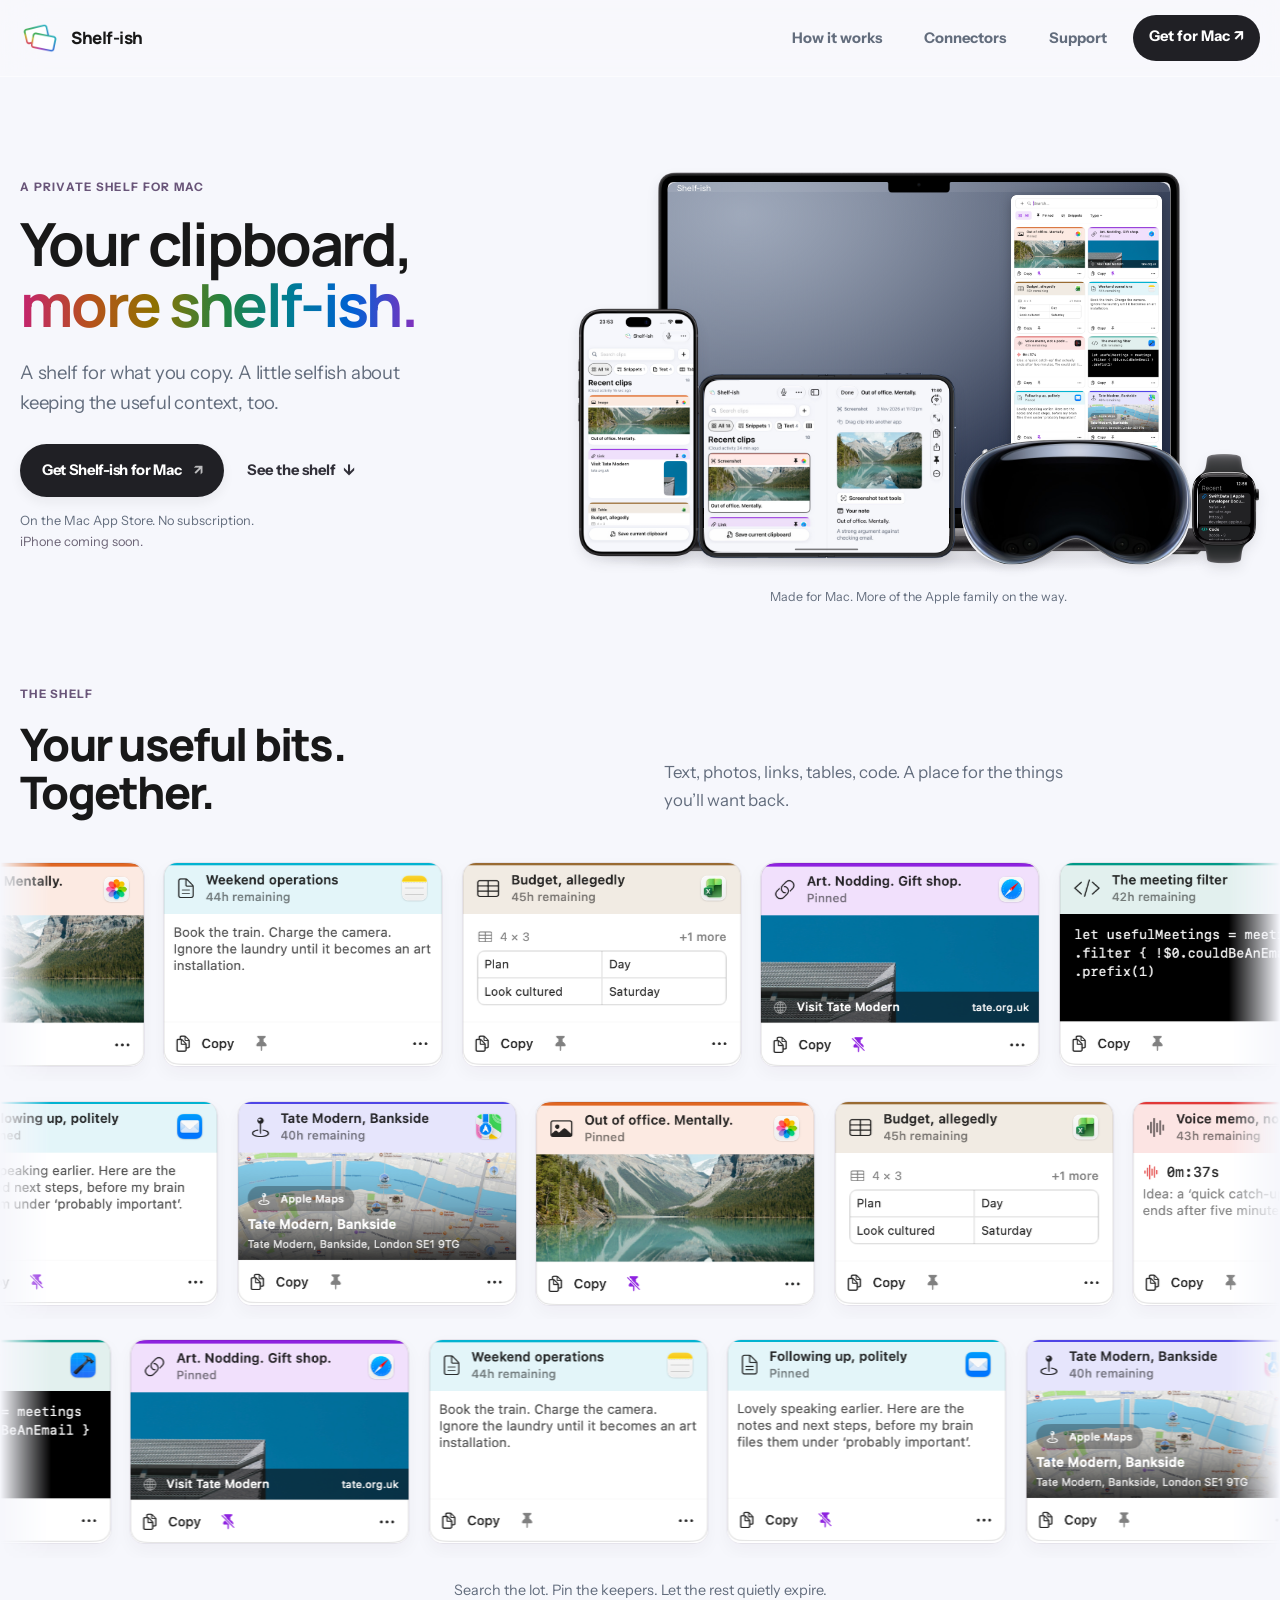
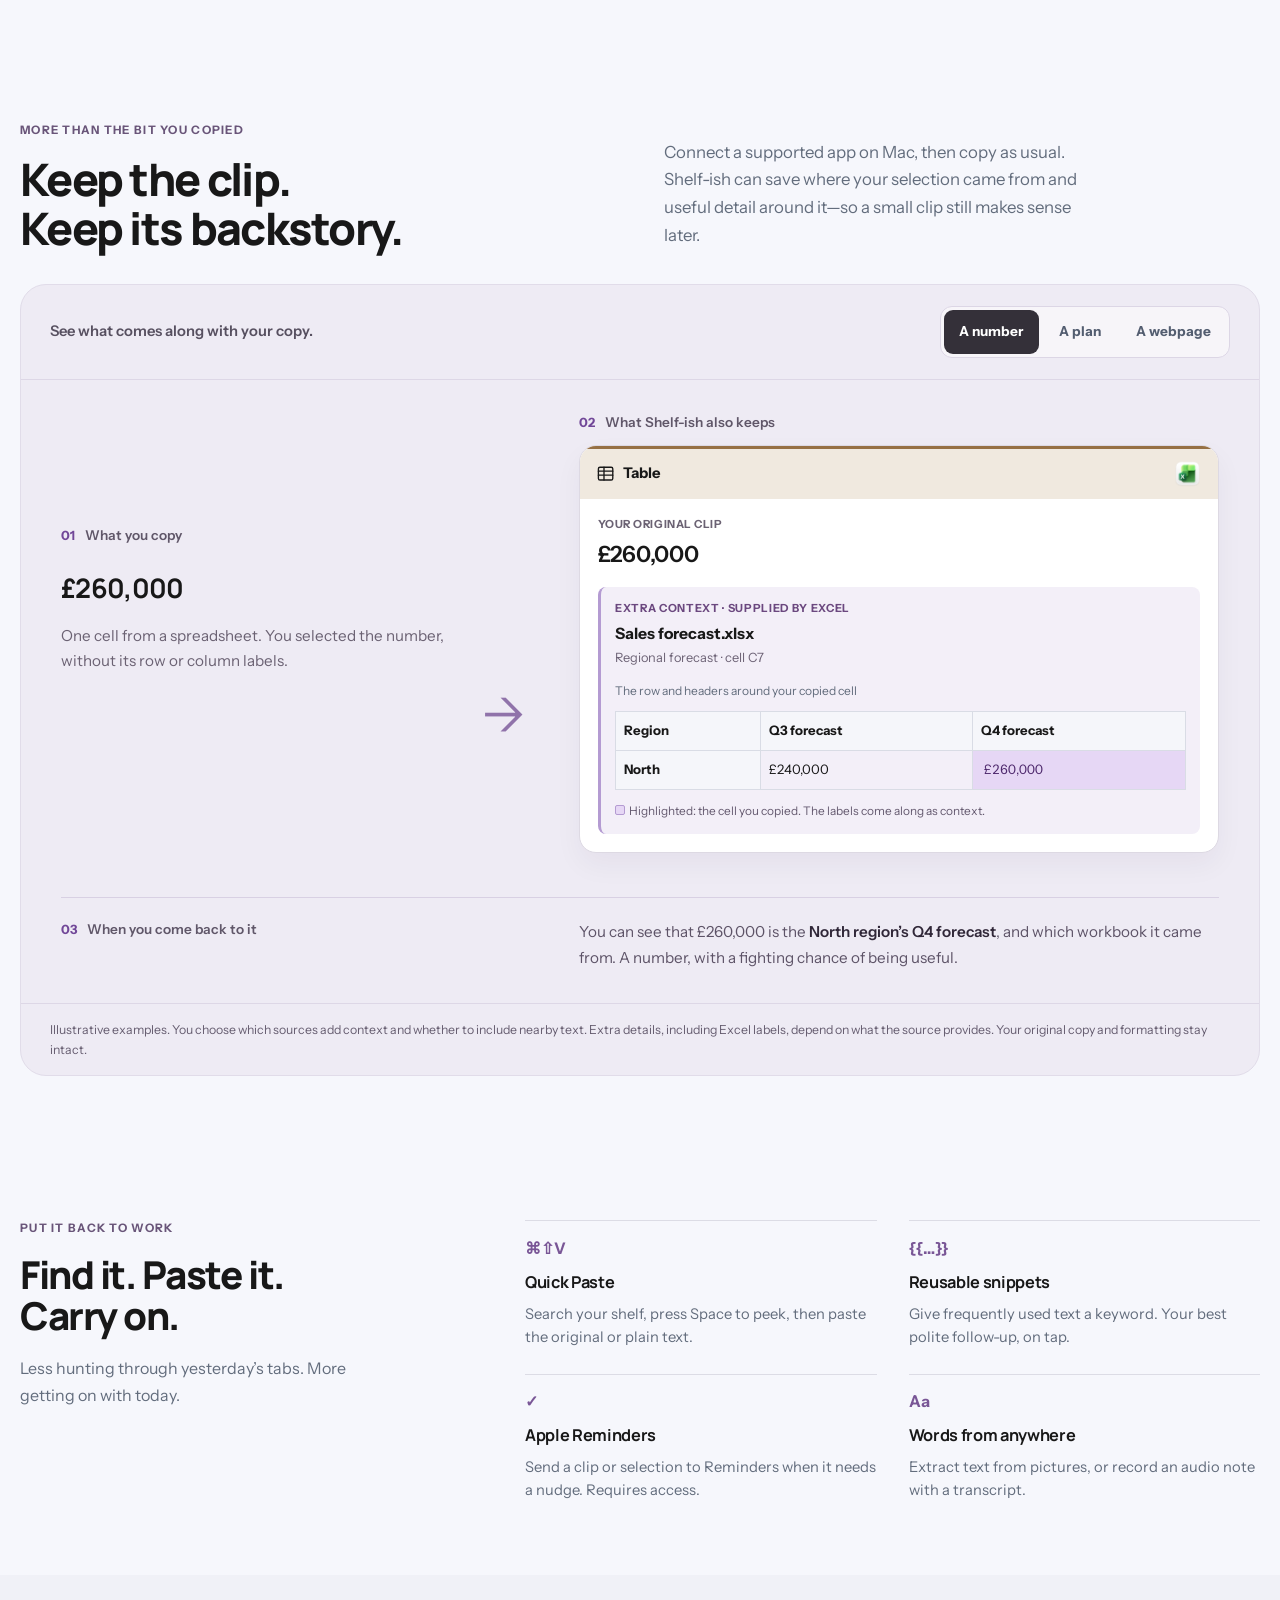
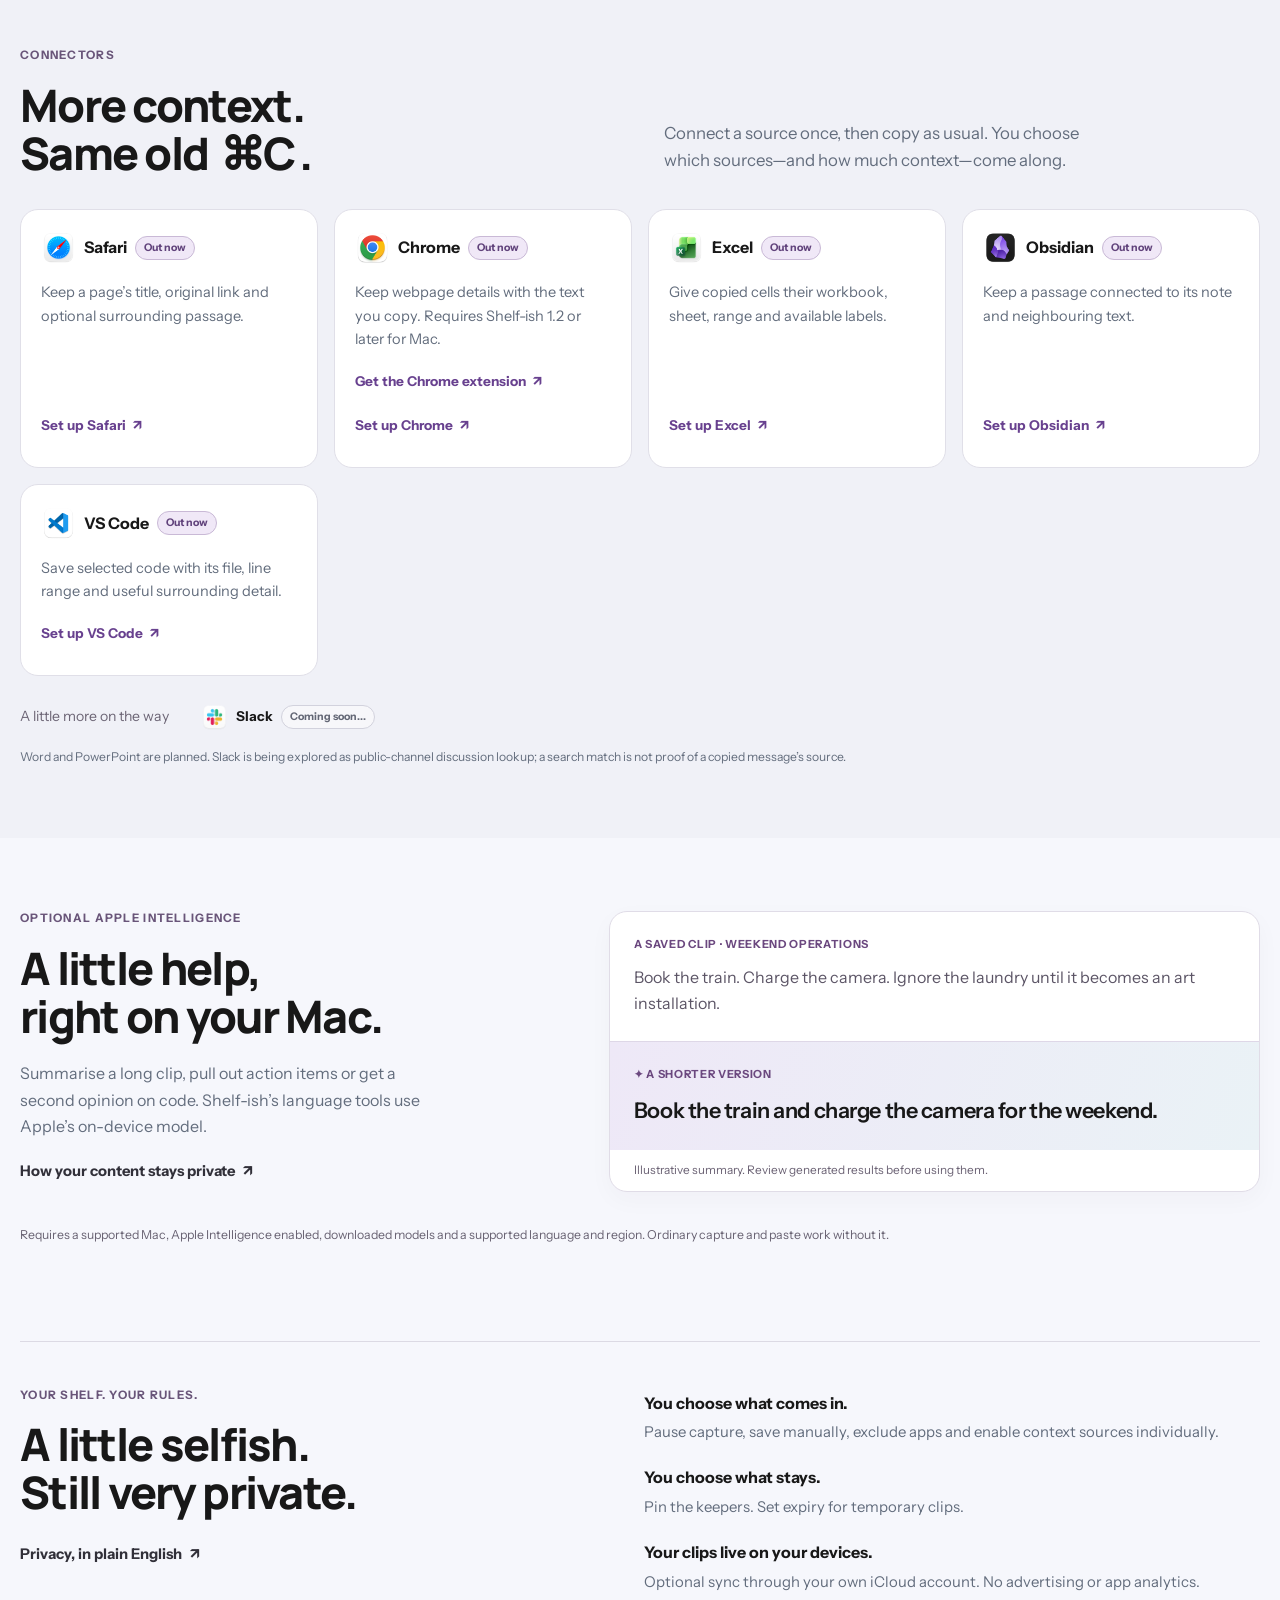
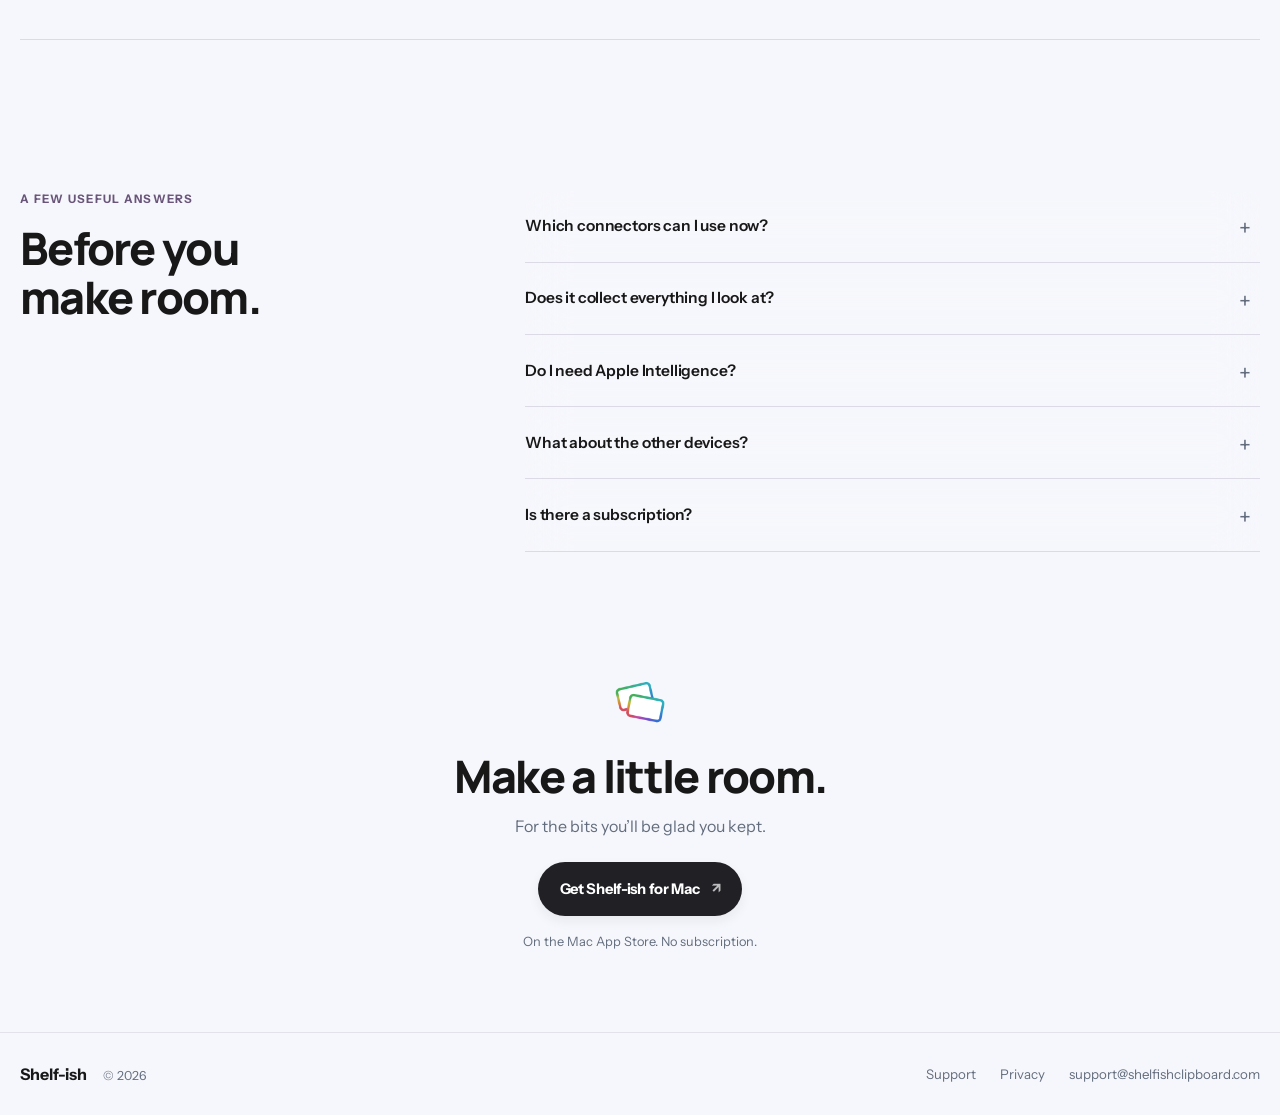
<file: index.html>
<!DOCTYPE html>
<html lang="en-GB">
  <head>
    <meta charset="utf-8">
    <meta name="viewport" content="width=device-width, initial-scale=1">
    <title>Shelf-ish | Your clipboard, more shelf-ish</title>
    <meta
      name="description"
      content="A private shelf for what you copy. Keep useful clips and their context together on your Mac, with optional on-device intelligence. No subscription."
    >
    <meta name="theme-color" content="#fbfcff">
    <link rel="canonical" href="https://shelfishclipboard.com/">
    <meta property="og:title" content="Shelf-ish | Your clipboard, more shelf-ish">
    <meta
      property="og:description"
      content="A private shelf for what you copy. Keep useful clips and their context together on your Mac, with optional on-device intelligence. No subscription."
    >
    <meta property="og:type" content="website">
    <meta property="og:url" content="https://shelfishclipboard.com/">
    <meta
      property="og:image"
      content="https://shelfishclipboard.com/assets/brand/app-icon.png?v=20261029"
    >
    <meta name="twitter:card" content="summary">
    <meta name="twitter:title" content="Shelf-ish | Your clipboard, more shelf-ish">
    <meta
      name="twitter:description"
      content="A private shelf for what you copy. Keep useful clips and their context together on your Mac, with optional on-device intelligence. No subscription."
    >
    <meta
      name="twitter:image"
      content="https://shelfishclipboard.com/assets/brand/app-icon.png?v=20261029"
    >
    <link rel="icon" type="image/png" sizes="32x32" href="assets/brand/favicon-32.png?v=20261029">
    <link rel="apple-touch-icon" href="assets/brand/apple-touch-icon.png?v=20261029">
    <link rel="manifest" href="site.webmanifest?v=20261029">
    <link rel="preconnect" href="https://fonts.googleapis.com">
    <link rel="preconnect" href="https://fonts.gstatic.com" crossorigin>
    <link
      href="https://fonts.googleapis.com/css2?family=Instrument+Sans:wght@400;500;600;700;800&amp;family=Manrope:wght@600;700;800&amp;display=swap"
      rel="stylesheet"
    >
    <link rel="stylesheet" href="styles.css?v=20261104-connector-privacy">
    <script src="script.js?v=20261104-cards-context" defer></script>
  </head>
  <body class="home">
    <a class="skip-link" href="#content">Skip to content</a>
    <div class="page-shell">
      <header class="site-header">
        <div class="container site-header__inner">
          <a class="brand" href="index.html" aria-label="Shelf-ish home page"><img class="brand__mark" src="assets/brand/shelf-logo.png?v=20261029" width="48" height="48" alt=""><span class="brand__name">Shelf-ish</span></a>
          <nav class="site-nav" aria-label="Primary">
            <a href="#context">How it works</a><a href="#connectors">Connectors</a><a href="support.html">Support</a><a class="nav-download" href="https://apps.apple.com/gb/app/shelf-ish/id6759488585?mt=12">Get for Mac <span aria-hidden="true">↗</span></a>
          </nav>
        </div>
      </header>

      <main class="main" id="content">
        <section class="hero section">
          <div class="container hero-home__grid">
            <div class="hero-copy">
              <p class="kicker">A private shelf for Mac</p>
              <h1 class="display">Your clipboard,<br><span class="gradient-text">more shelf-ish.</span></h1>
              <p class="lede">A shelf for what you copy. A little selfish about keeping the useful context, too.</p>
              <div class="hero__actions"><a class="button button--primary" href="https://apps.apple.com/gb/app/shelf-ish/id6759488585?mt=12">Get Shelf-ish for Mac <span aria-hidden="true">↗</span></a><a class="quiet-link" href="#screenshots">See the shelf <span aria-hidden="true">↓</span></a></div>
              <p class="action-note">On the Mac App Store. No subscription.<br><span>iPhone coming soon.</span></p>
            </div>
            <figure class="family-promo">
              <div class="real-device-family" role="img" aria-label="Shelf-ish on Mac, with iPhone and Duo on the left, Apple Watch and Vision Pro on the right. The Mac app is available now; the wider device family previews what is on the way.">
                <div class="real-device real-device--mac"><div class="real-device__screen real-device__screen--mac"><div class="real-device__mac-menu">Shelf-ish</div><div class="real-device__mac-app"><img src="assets/previews/mac-showcase-app.webp" width="997" height="2025" alt="Mac shelf showing photographs, text, tables and code"></div></div><img class="real-device__bezel" src="assets/devices/macbook-pro-m5-14-space-black.png" width="3860" height="2540" alt="" fetchpriority="high"></div>
                <div class="real-device real-device--duo"><div class="real-device__screen real-device__screen--duo"><img src="assets/previews/duo-showcase-web.webp" width="1280" height="900" alt="iPhone Duo shelf and clip preview"></div><img class="real-device__bezel" src="assets/devices/iphone-duo-night-sky-open.png" width="3093" height="2247" alt=""></div>
                <div class="real-device real-device--iphone"><div class="real-device__screen real-device__screen--iphone"><img src="assets/previews/iphone-showcase-web.webp" width="1206" height="2622" alt="iPhone shelf"></div><img class="real-device__bezel" src="assets/devices/iphone-18-pro-black.png" width="1350" height="2760" alt=""></div>
                <div class="real-device--vision"><img src="assets/devices/apple-vision-pro-cutout.svg" width="560" height="305" alt="Apple Vision Pro"></div>
                <div class="real-device real-device--watch"><div class="real-device__screen real-device__screen--watch"><img src="assets/previews/watch-showcase-web.webp" width="1509" height="1800" alt="Apple Watch recent clips"></div><img class="real-device__bezel" src="assets/devices/apple-watch-series-11-46-black.png" width="560" height="880" alt=""></div>
              </div>
              <figcaption>Made for Mac. More of the Apple family on the way.</figcaption>
            </figure>
          </div>
        </section>

        <section class="section shelf-showcase" id="screenshots" aria-labelledby="shelf-heading">
          <div class="container">
            <div class="section-heading section-heading--split"><div><p class="kicker">The shelf</p><h2 id="shelf-heading">Your useful bits.<br>Together.</h2></div><p class="muted">Text, photos, links, tables, code. A place for the things you’ll want back.</p></div>
            <div class="card-lanes" data-card-lanes aria-label="Real clips in Shelf-ish">
              <div class="card-lane" data-lane-shift="-150">
                <div class="card-lane__track">
                  <figure class="card-capture"><img src="assets/cards/mac-image.webp" width="466" height="341" alt="Image clip: Out of office. Mentally. A mountain lake photograph from Photos." loading="lazy" decoding="async"></figure>
                  <figure class="card-capture"><img src="assets/cards/mac-text.webp" width="466" height="341" alt="Text clip: Weekend operations. A note about trains, cameras and avoiding the laundry." loading="lazy" decoding="async"></figure>
                  <figure class="card-capture"><img src="assets/cards/mac-table.webp" width="466" height="341" alt="Table clip: Budget, allegedly. A small table from Excel." loading="lazy" decoding="async"></figure>
                  <figure class="card-capture"><img src="assets/cards/mac-link.webp" width="466" height="341" alt="Link clip: Art. Nodding. Gift shop. A Tate Modern preview from Safari." loading="lazy" decoding="async"></figure>
                  <figure class="card-capture"><img src="assets/cards/mac-code.webp" width="466" height="341" alt="Code clip: The meeting filter. A Swift snippet from Xcode." loading="lazy" decoding="async"></figure>
                  <figure class="card-capture" aria-hidden="true"><img src="assets/cards/mac-image.webp" width="466" height="341" alt="" loading="lazy" decoding="async"></figure>
                  <figure class="card-capture" aria-hidden="true"><img src="assets/cards/mac-text.webp" width="466" height="341" alt="" loading="lazy" decoding="async"></figure>
                  <figure class="card-capture" aria-hidden="true"><img src="assets/cards/mac-table.webp" width="466" height="341" alt="" loading="lazy" decoding="async"></figure>
                  <figure class="card-capture" aria-hidden="true"><img src="assets/cards/mac-link.webp" width="466" height="341" alt="" loading="lazy" decoding="async"></figure>
                  <figure class="card-capture" aria-hidden="true"><img src="assets/cards/mac-code.webp" width="466" height="341" alt="" loading="lazy" decoding="async"></figure>
                </div>
              </div>
              <div class="card-lane" data-lane-shift="120">
                <div class="card-lane__track">
                  <figure class="card-capture"><img src="assets/cards/mac-audio.webp" width="466" height="341" alt="Audio clip: Voice memo, not a podcast. An audio note with its transcript." loading="lazy" decoding="async"></figure>
                  <figure class="card-capture"><img src="assets/cards/mac-email.webp" width="466" height="341" alt="Pinned text clip: Following up, politely. Saved from Mail." loading="lazy" decoding="async"></figure>
                  <figure class="card-capture"><img src="assets/cards/mac-location.webp" width="466" height="341" alt="Location clip: Tate Modern, Bankside. An Apple Maps preview." loading="lazy" decoding="async"></figure>
                  <figure class="card-capture"><img src="assets/cards/mac-image.webp" width="466" height="341" alt="Image clip: Out of office. Mentally. A mountain lake photograph from Photos." loading="lazy" decoding="async"></figure>
                  <figure class="card-capture"><img src="assets/cards/mac-table.webp" width="466" height="341" alt="Table clip: Budget, allegedly. A small table from Excel." loading="lazy" decoding="async"></figure>
                  <figure class="card-capture" aria-hidden="true"><img src="assets/cards/mac-audio.webp" width="466" height="341" alt="" loading="lazy" decoding="async"></figure>
                  <figure class="card-capture" aria-hidden="true"><img src="assets/cards/mac-email.webp" width="466" height="341" alt="" loading="lazy" decoding="async"></figure>
                  <figure class="card-capture" aria-hidden="true"><img src="assets/cards/mac-location.webp" width="466" height="341" alt="" loading="lazy" decoding="async"></figure>
                  <figure class="card-capture" aria-hidden="true"><img src="assets/cards/mac-image.webp" width="466" height="341" alt="" loading="lazy" decoding="async"></figure>
                  <figure class="card-capture" aria-hidden="true"><img src="assets/cards/mac-table.webp" width="466" height="341" alt="" loading="lazy" decoding="async"></figure>
                </div>
              </div>
              <div class="card-lane" data-lane-shift="-110">
                <div class="card-lane__track">
                  <figure class="card-capture"><img src="assets/cards/mac-code.webp" width="466" height="341" alt="Code clip: The meeting filter. A Swift snippet from Xcode." loading="lazy" decoding="async"></figure>
                  <figure class="card-capture"><img src="assets/cards/mac-link.webp" width="466" height="341" alt="Link clip: Art. Nodding. Gift shop. A Tate Modern preview from Safari." loading="lazy" decoding="async"></figure>
                  <figure class="card-capture"><img src="assets/cards/mac-text.webp" width="466" height="341" alt="Text clip: Weekend operations. A note about trains, cameras and avoiding the laundry." loading="lazy" decoding="async"></figure>
                  <figure class="card-capture"><img src="assets/cards/mac-email.webp" width="466" height="341" alt="Pinned text clip: Following up, politely. Saved from Mail." loading="lazy" decoding="async"></figure>
                  <figure class="card-capture"><img src="assets/cards/mac-location.webp" width="466" height="341" alt="Location clip: Tate Modern, Bankside. An Apple Maps preview." loading="lazy" decoding="async"></figure>
                  <figure class="card-capture" aria-hidden="true"><img src="assets/cards/mac-code.webp" width="466" height="341" alt="" loading="lazy" decoding="async"></figure>
                  <figure class="card-capture" aria-hidden="true"><img src="assets/cards/mac-link.webp" width="466" height="341" alt="" loading="lazy" decoding="async"></figure>
                  <figure class="card-capture" aria-hidden="true"><img src="assets/cards/mac-text.webp" width="466" height="341" alt="" loading="lazy" decoding="async"></figure>
                  <figure class="card-capture" aria-hidden="true"><img src="assets/cards/mac-email.webp" width="466" height="341" alt="" loading="lazy" decoding="async"></figure>
                  <figure class="card-capture" aria-hidden="true"><img src="assets/cards/mac-location.webp" width="466" height="341" alt="" loading="lazy" decoding="async"></figure>
                </div>
              </div>
            </div>
            <p class="shelf-caption">Search the lot. Pin the keepers. Let the rest quietly expire.</p>
          </div>
        </section>

        <section class="section context-story" id="context" aria-labelledby="context-heading">
          <div class="container">
            <div class="section-heading section-heading--split"><div><p class="kicker">More than the bit you copied</p><h2 id="context-heading">Keep the clip.<br>Keep its backstory.</h2></div><p class="muted">Connect a supported app on Mac, then copy as usual. Shelf-ish can save where your selection came from and useful detail around it—so a small clip still makes sense later.</p></div>
            <div class="context-explorer" data-context-explorer>
              <div class="story-topline"><p>See what comes along with your copy.</p><div class="context-picker" role="group" aria-label="Choose a context example"><button type="button" data-context-choice="excel" aria-pressed="true" aria-controls="context-excel">A number</button><button type="button" data-context-choice="notes" aria-pressed="false" aria-controls="context-notes">A plan</button><button type="button" data-context-choice="web" aria-pressed="false" aria-controls="context-web">A webpage</button></div></div>

              <div class="story-example" id="context-excel" data-context-example="excel">
                <div class="story-before"><span class="step-label">01 <span>What you copy</span></span><blockquote>£260,000</blockquote><p>One cell from a spreadsheet. You selected the number, without its row or column labels.</p><span class="story-arrow" aria-hidden="true">→</span></div>
                <div class="story-after"><span class="step-label">02 <span>What Shelf-ish also keeps</span></span><article class="story-card story-card--excel"><header><span class="clip-type"><svg viewBox="0 0 24 24" fill="none" aria-hidden="true"><rect x="3" y="4" width="18" height="16" rx="2"/><path d="M3 9h18M3 14h18M10 4v16"/></svg>Table</span><img src="assets/connectors/excel.png" width="128" height="128" alt="Excel"></header><div class="story-card__body"><span class="clip-label">Your original clip</span><p class="clip-content">£260,000</p><div class="source-attachment"><span class="source-label">Extra context · supplied by Excel</span><strong>Sales forecast.xlsx</strong><span class="source-address">Regional forecast · cell C7</span><div class="context-table-wrap"><table class="context-table"><caption>The row and headers around your copied cell</caption><thead><tr><th scope="col">Region</th><th scope="col">Q3 forecast</th><th scope="col">Q4 forecast</th></tr></thead><tbody><tr><th scope="row">North</th><td>£240,000</td><td class="context-table__selection"><mark>£260,000</mark></td></tr></tbody></table></div><p class="context-key"><span aria-hidden="true"></span>Highlighted: the cell you copied. The labels come along as context.</p></div></div></article></div>
                <div class="story-outcome"><span class="step-label">03 <span>When you come back to it</span></span><p>You can see that £260,000 is the <strong>North region’s Q4 forecast</strong>, and which workbook it came from. A number, with a fighting chance of being useful.</p></div>
              </div>

              <div class="story-example" id="context-notes" data-context-example="notes" hidden>
                <div class="story-before"><span class="step-label">01 <span>What you copy</span></span><blockquote>10:30</blockquote><p>A time from an Obsidian note. Very precise. Until you forget where you’re meant to be.</p><span class="story-arrow" aria-hidden="true">→</span></div>
                <div class="story-after"><span class="step-label">02 <span>What Shelf-ish also keeps</span></span><article class="story-card story-card--notes"><header><span class="clip-type"><svg viewBox="0 0 24 24" fill="none" aria-hidden="true"><path d="M6 3h8l4 4v14H6zM14 3v5h5M9 12h6m-6 4h6"/></svg>Text</span><img src="assets/connectors/obsidian.png" width="128" height="128" alt="Obsidian"></header><div class="story-card__body"><span class="clip-label">Your original clip</span><p class="clip-content">10:30</p><div class="source-attachment"><span class="source-label">Extra context · nearby note text</span><strong>Saturday walk</strong><span class="source-address">Weekend plans · note link · lines 1–3</span><blockquote class="context-excerpt">Hampstead Heath on Saturday.<br>Meet at Gospel Oak station at <mark>10:30</mark>.<br>Bring the camera. Leave the inbox at home.</blockquote><p class="context-key"><span aria-hidden="true"></span>You copied the time. The note and nearby passage stay attached.</p></div></div></article></div>
                <div class="story-outcome"><span class="step-label">03 <span>When you come back to it</span></span><p>It’s <strong>10:30 at Gospel Oak for the Hampstead Heath walk</strong>. You have the plan around the time, plus a way back to the original note.</p></div>
              </div>

              <div class="story-example" id="context-web" data-context-example="web" hidden>
                <div class="story-before"><span class="step-label">01 <span>What you copy</span></span><blockquote>SE1 9TG</blockquote><p>A postcode from a webpage. Handy for directions. Less handy when you’ve forgotten the destination.</p><span class="story-arrow" aria-hidden="true">→</span></div>
                <div class="story-after"><span class="step-label">02 <span>What Shelf-ish also keeps</span></span><article class="story-card story-card--web"><header><span class="clip-type"><svg viewBox="0 0 24 24" fill="none" aria-hidden="true"><path d="M6 3h8l4 4v14H6zM14 3v5h5M9 12h6m-6 4h6"/></svg>Text</span><img src="assets/connectors/safari.png" width="128" height="128" alt="Safari"></header><div class="story-card__body"><span class="clip-label">Your original clip</span><p class="clip-content">SE1 9TG</p><div class="source-attachment"><span class="source-label">Extra context · page and surrounding text</span><strong>Visit Tate Modern</strong><span class="source-address">tate.org.uk/visit/tate-modern</span><blockquote class="context-excerpt">Tate Modern<br>Bankside, London <mark>SE1 9TG</mark></blockquote><p class="context-key"><span aria-hidden="true"></span>You copied the postcode. The page title, link and nearby text explain it.</p></div><a class="story-reuse" href="https://www.tate.org.uk/visit/tate-modern">Open the visitor page <span aria-hidden="true">↗</span></a></div></article></div>
                <div class="story-outcome"><span class="step-label">03 <span>When you come back to it</span></span><p>You know it’s <strong>Tate Modern’s postcode</strong>, and can reopen the visitor page for the rest of the details. One less mystery in your clipboard.</p></div>
              </div>
              <p class="story-disclosure">Illustrative examples. You choose which sources add context and whether to include nearby text. Extra details, including Excel labels, depend on what the source provides. Your original copy and formatting stay intact.</p>
            </div>
          </div>
        </section>

        <section class="section reuse-section" id="features" aria-labelledby="reuse-heading">
          <div class="container reuse-layout"><div><p class="kicker">Put it back to work</p><h2 id="reuse-heading">Find it. Paste it.<br>Carry on.</h2><p class="muted">Less hunting through yesterday’s tabs. More getting on with today.</p></div><div class="reuse-grid">
            <article><span class="workflow-symbol" aria-hidden="true">⌘⇧V</span><h3>Quick Paste</h3><p>Search your shelf, press Space to peek, then paste the original or plain text.</p></article>
            <article><span class="workflow-symbol" aria-hidden="true">{{…}}</span><h3>Reusable snippets</h3><p>Give frequently used text a keyword. Your best polite follow-up, on tap.</p></article>
            <article><span class="workflow-symbol" aria-hidden="true">✓</span><h3>Apple Reminders</h3><p>Send a clip or selection to Reminders when it needs a nudge. Requires access.</p></article>
            <article><span class="workflow-symbol" aria-hidden="true">Aa</span><h3>Words from anywhere</h3><p>Extract text from pictures, or record an audio note with a transcript.</p></article>
          </div></div>
        </section>

        <section class="section connector-section" id="connectors" aria-labelledby="connector-heading">
          <div class="container"><div class="section-heading section-heading--split"><div><p class="kicker">Connectors</p><h2 id="connector-heading">More context.<br>Same old <kbd>⌘C</kbd>.</h2></div><p class="muted">Connect a source once, then copy as usual. You choose which sources—and how much context—come along.</p></div>
            <div class="connector-grid">
              <article class="connector-card"><div class="connector-card__heading"><img class="connector-icon" src="assets/connectors/safari.png" width="128" height="128" alt="" loading="lazy" decoding="async"><h3>Safari</h3><span class="connector-status">Out now</span></div><p>Keep a page’s title, original link and optional surrounding passage.</p><a class="connector-setup" href="support.html#connect-safari">Set up Safari <span aria-hidden="true">↗</span></a></article>
              <article class="connector-card"><div class="connector-card__heading"><img class="connector-icon" src="assets/connectors/chrome.png" width="128" height="128" alt="" loading="lazy" decoding="async"><h3>Chrome</h3><span class="connector-status">Out now</span></div><p>Keep webpage details with the text you copy. Requires Shelf-ish 1.2 or later for Mac.</p><a class="connector-setup" href="https://chromewebstore.google.com/detail/shelf-ish/fbhmfnogepmlpngkdgmdojfnifcfhmpi">Get the Chrome extension <span aria-hidden="true">↗</span></a><a class="connector-setup" href="support.html#connect-chrome">Set up Chrome <span aria-hidden="true">↗</span></a></article>
              <article class="connector-card"><div class="connector-card__heading"><img class="connector-icon" src="assets/connectors/excel.png" width="128" height="128" alt="" loading="lazy" decoding="async"><h3>Excel</h3><span class="connector-status">Out now</span></div><p>Give copied cells their workbook, sheet, range and available labels.</p><a class="connector-setup" href="support.html#connect-excel">Set up Excel <span aria-hidden="true">↗</span></a></article>
              <article class="connector-card"><div class="connector-card__heading"><img class="connector-icon" src="assets/connectors/obsidian.png" width="128" height="128" alt="" loading="lazy" decoding="async"><h3>Obsidian</h3><span class="connector-status">Out now</span></div><p>Keep a passage connected to its note and neighbouring text.</p><a class="connector-setup" href="support.html#connect-obsidian">Set up Obsidian <span aria-hidden="true">↗</span></a></article>
              <article class="connector-card"><div class="connector-card__heading"><img class="connector-icon" src="assets/connectors/vscode.png" width="128" height="128" alt="" loading="lazy" decoding="async"><h3>VS Code</h3><span class="connector-status">Out now</span></div><p>Save selected code with its file, line range and useful surrounding detail.</p><a class="connector-setup" href="support.html#connect-vscode">Set up VS Code <span aria-hidden="true">↗</span></a></article>
            </div>
            <div class="connector-upcoming" aria-label="Upcoming connectors"><p class="upcoming-label">A little more on the way</p><div class="upcoming-app"><img src="assets/connectors/slack.png" width="128" height="128" alt="" loading="lazy"><strong>Slack</strong><span class="connector-status connector-status--development">Coming soon...</span></div></div>
            <p class="section-footnote">Word and PowerPoint are planned. Slack is being explored as public-channel discussion lookup; a search match is not proof of a copied message’s source.</p>
          </div>
        </section>

        <section class="section intelligence-section" id="intelligence" aria-labelledby="intelligence-heading">
          <div class="container intelligence-layout"><div class="intelligence-copy"><p class="kicker">Optional Apple Intelligence</p><h2 id="intelligence-heading">A little help,<br>right on your Mac.</h2><p class="muted">Summarise a long clip, pull out action items or get a second opinion on code. Shelf-ish’s language tools use Apple’s on-device model.</p><a class="quiet-link" href="privacy.html">How your content stays private <span aria-hidden="true">↗</span></a></div>
            <figure class="intelligence-example"><div class="intelligence-original"><span class="source-label">A saved clip · Weekend operations</span><p>Book the train. Charge the camera. Ignore the laundry until it becomes an art installation.</p></div><div class="intelligence-result"><span class="source-label"><span aria-hidden="true">✦</span> A shorter version</span><p>Book the train and charge the camera for the weekend.</p></div><figcaption>Illustrative summary. Review generated results before using them.</figcaption></figure>
            <p class="intelligence-requirements">Requires a supported Mac, Apple Intelligence enabled, downloaded models and a supported language and region. Ordinary capture and paste work without it.</p>
          </div>
        </section>

        <section class="section privacy-section" id="your-rules" aria-labelledby="rules-heading">
          <div class="container privacy-layout"><div><p class="kicker">Your shelf. Your rules.</p><h2 id="rules-heading">A little selfish.<br>Still very private.</h2><a class="quiet-link" href="privacy.html">Privacy, in plain English <span aria-hidden="true">↗</span></a></div><ul class="privacy-promises"><li><strong>You choose what comes in.</strong><span>Pause capture, save manually, exclude apps and enable context sources individually.</span></li><li><strong>You choose what stays.</strong><span>Pin the keepers. Set expiry for temporary clips.</span></li><li><strong>Your clips live on your devices.</strong><span>Optional sync through your own iCloud account. No advertising or app analytics.</span></li></ul></div>
        </section>

        <section class="section faq" id="questions" aria-labelledby="questions-heading"><div class="container faq-layout"><div><p class="kicker">A few useful answers</p><h2 id="questions-heading">Before you<br>make room.</h2></div><div class="faq-items">
          <details class="faq-item"><summary>Which connectors can I use now?</summary><p>Safari, Chrome, Excel, Obsidian and VS Code context are out now for Mac. Chrome requires Shelf-ish 1.2 or later and the separate Chrome Web Store extension. Slack is coming soon. <a class="text-link" href="#connectors">See the connector setup guides.</a></p></details>
          <details class="faq-item"><summary>Does it collect everything I look at?</summary><p>No. Context capture is tied to eligible copies from sources you enable, with the required permissions. Optional surrounding text is bounded. You can pause capture or disable a source.</p></details>
          <details class="faq-item"><summary>Do I need Apple Intelligence?</summary><p>No. Save, search, pin and paste without it. Optional language tools need a compatible Mac with Apple Intelligence enabled and its models ready.</p></details>
          <details class="faq-item"><summary>What about the other devices?</summary><p>The Mac app is available now. iPhone is coming soon. The Duo, Watch and Vision Pro artwork previews wider-platform work; it does not mean every version is available to download yet.</p></details>
          <details class="faq-item"><summary>Is there a subscription?</summary><p>No subscription. The Mac App Store listing has the current price, requirements and release details.</p></details>
        </div></div></section>

        <section class="section download-section"><div class="container final-cta"><img src="assets/brand/shelf-logo.png?v=20261029" width="60" height="60" alt=""><h2>Make a little room.</h2><p>For the bits you’ll be glad you kept.</p><a class="button button--primary" href="https://apps.apple.com/gb/app/shelf-ish/id6759488585?mt=12">Get Shelf-ish for Mac <span aria-hidden="true">↗</span></a><span class="download-note">On the Mac App Store. No subscription.</span></div></section>
      </main>
      <footer class="site-footer home-footer"><div class="container"><div><strong>Shelf-ish</strong><span>© <span data-year>2026</span></span></div><nav aria-label="Footer"><a href="support.html">Support</a><a href="privacy.html">Privacy</a><a href="mailto:support@shelfishclipboard.com">support@shelfishclipboard.com</a></nav></div></footer>
    </div>
  </body>
</html>
</file>
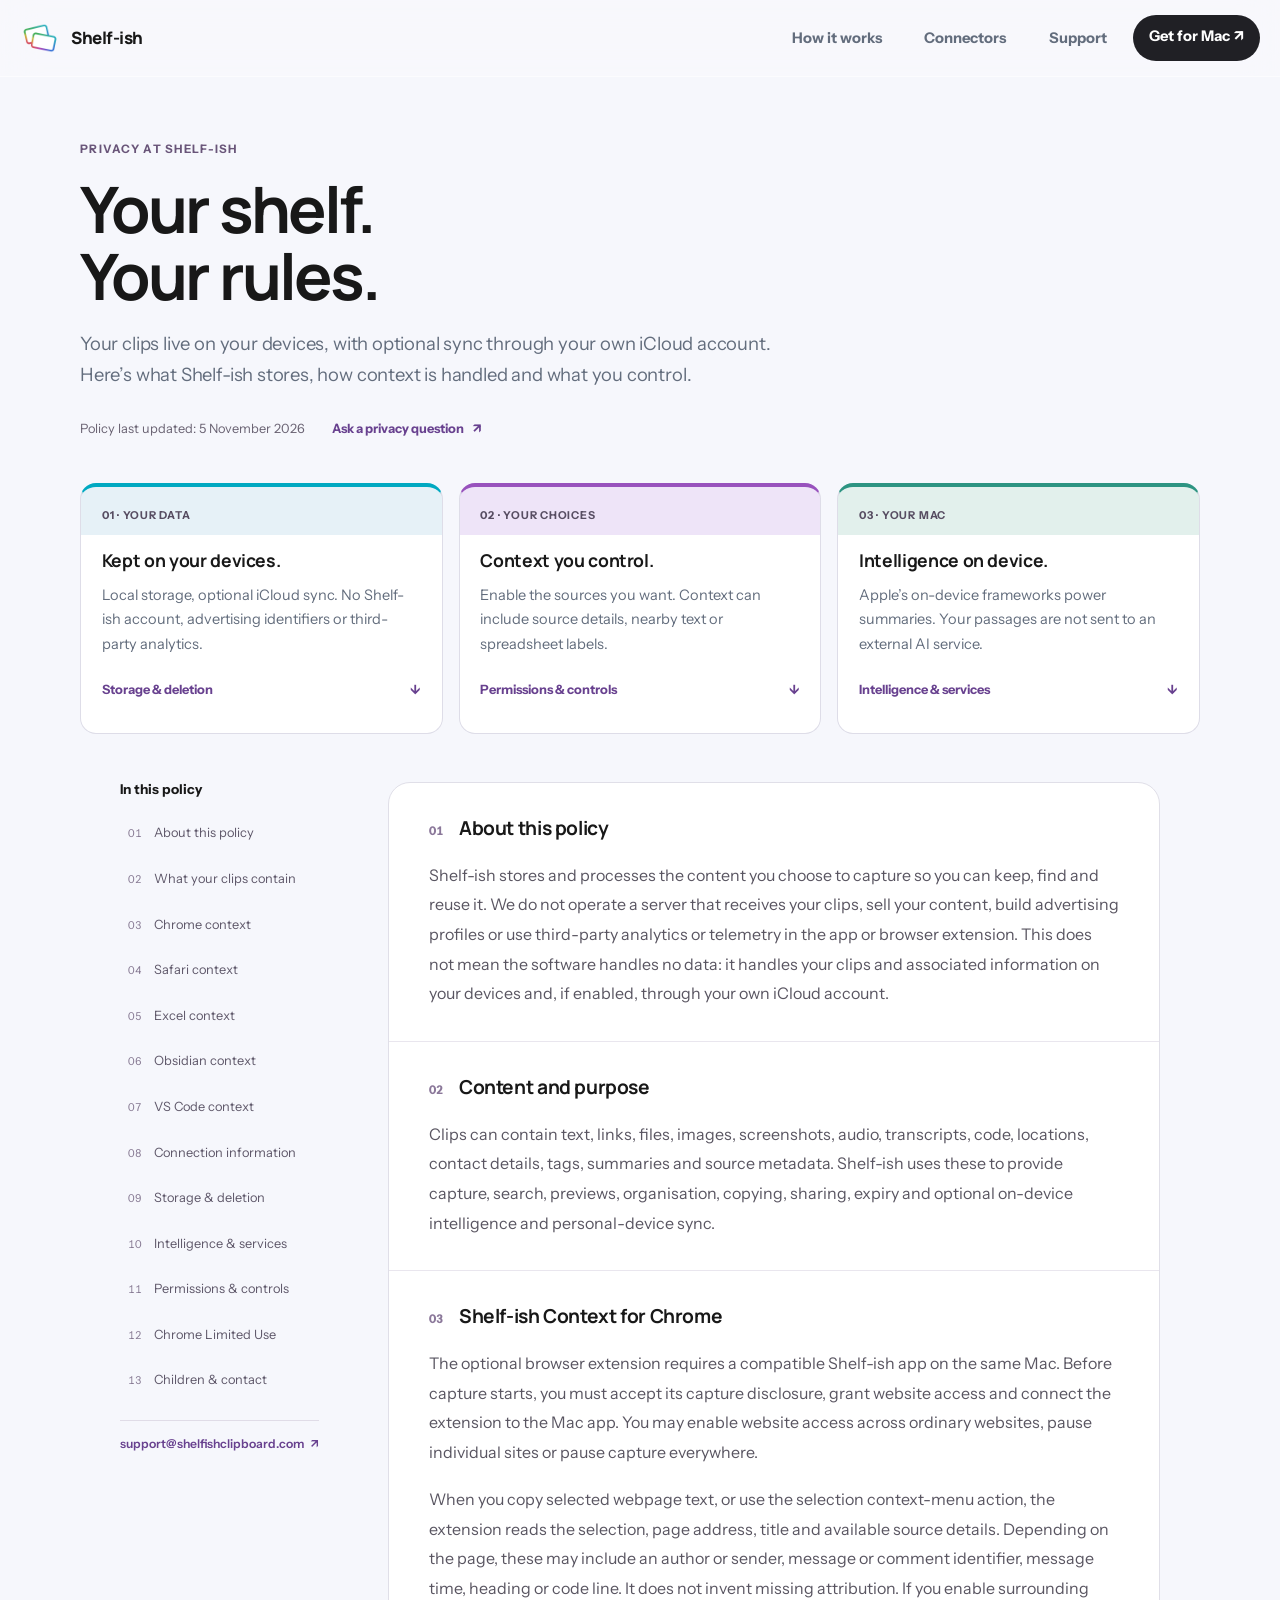
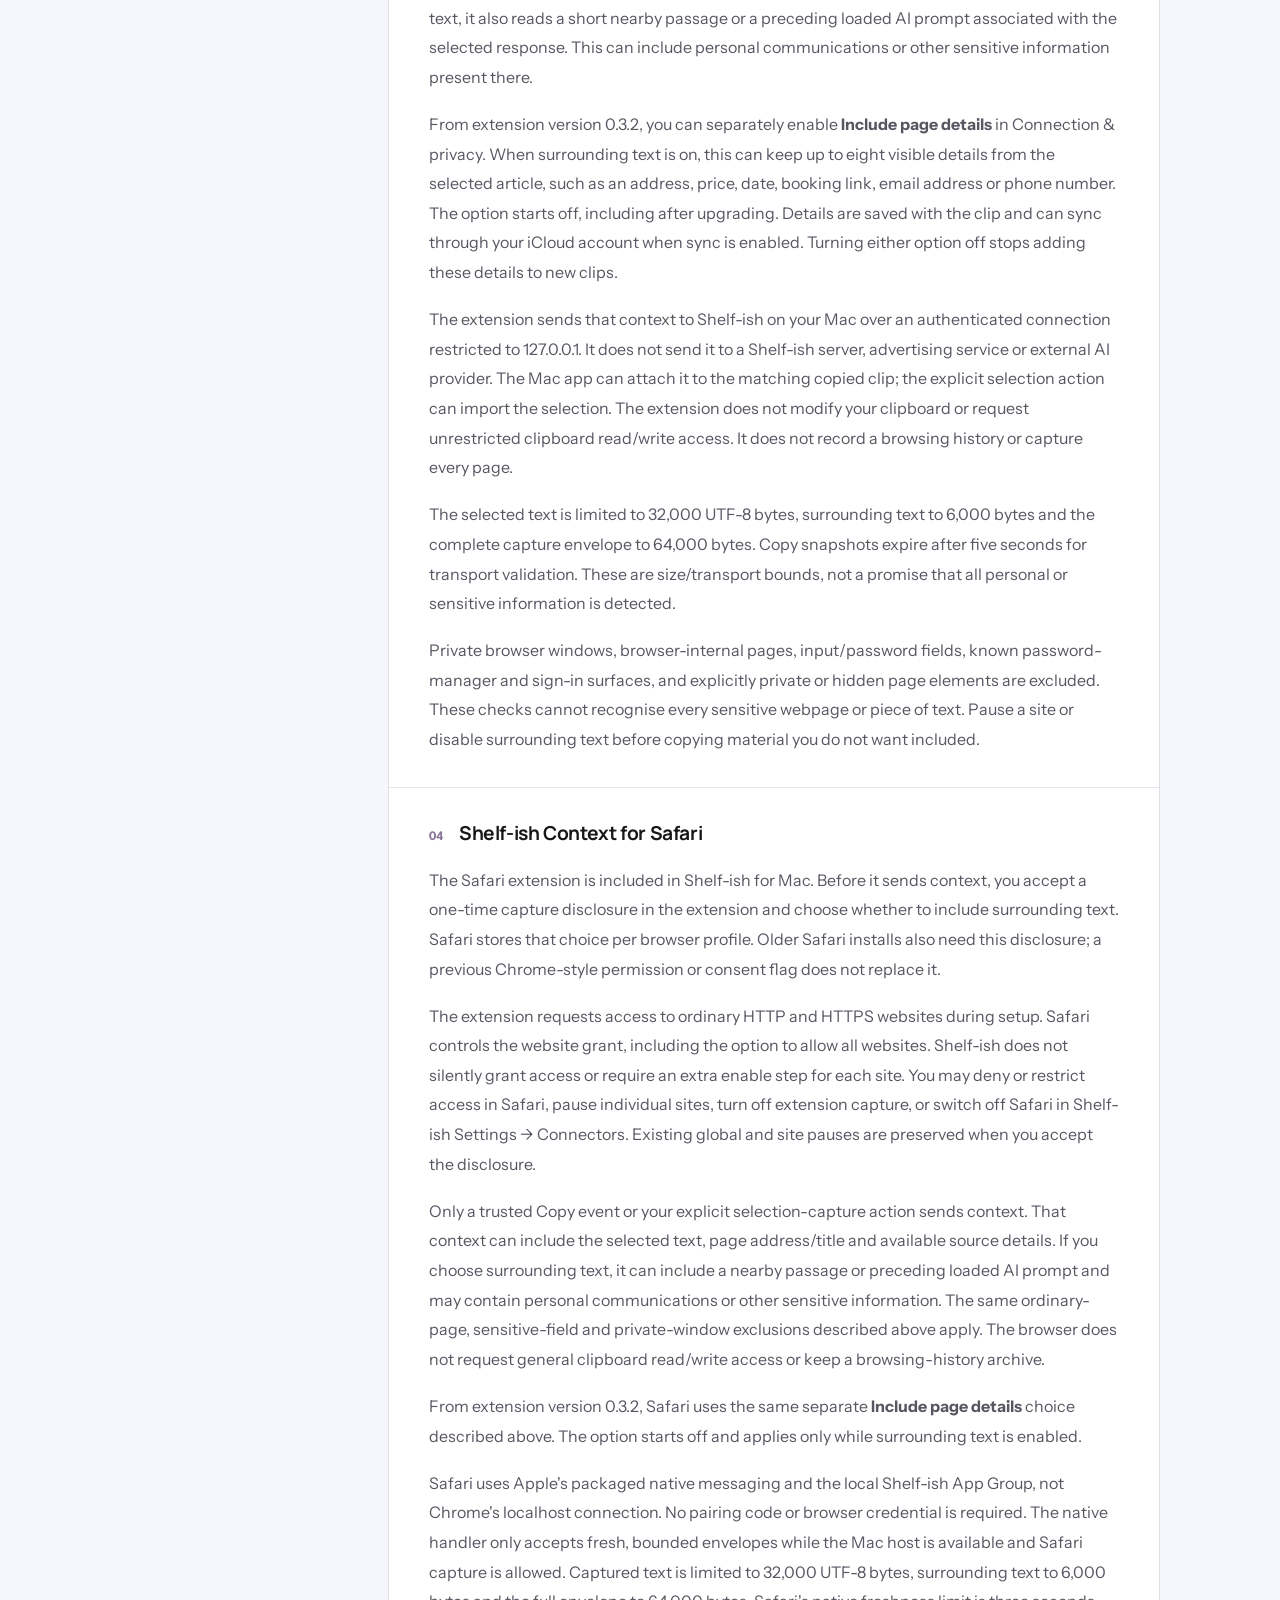
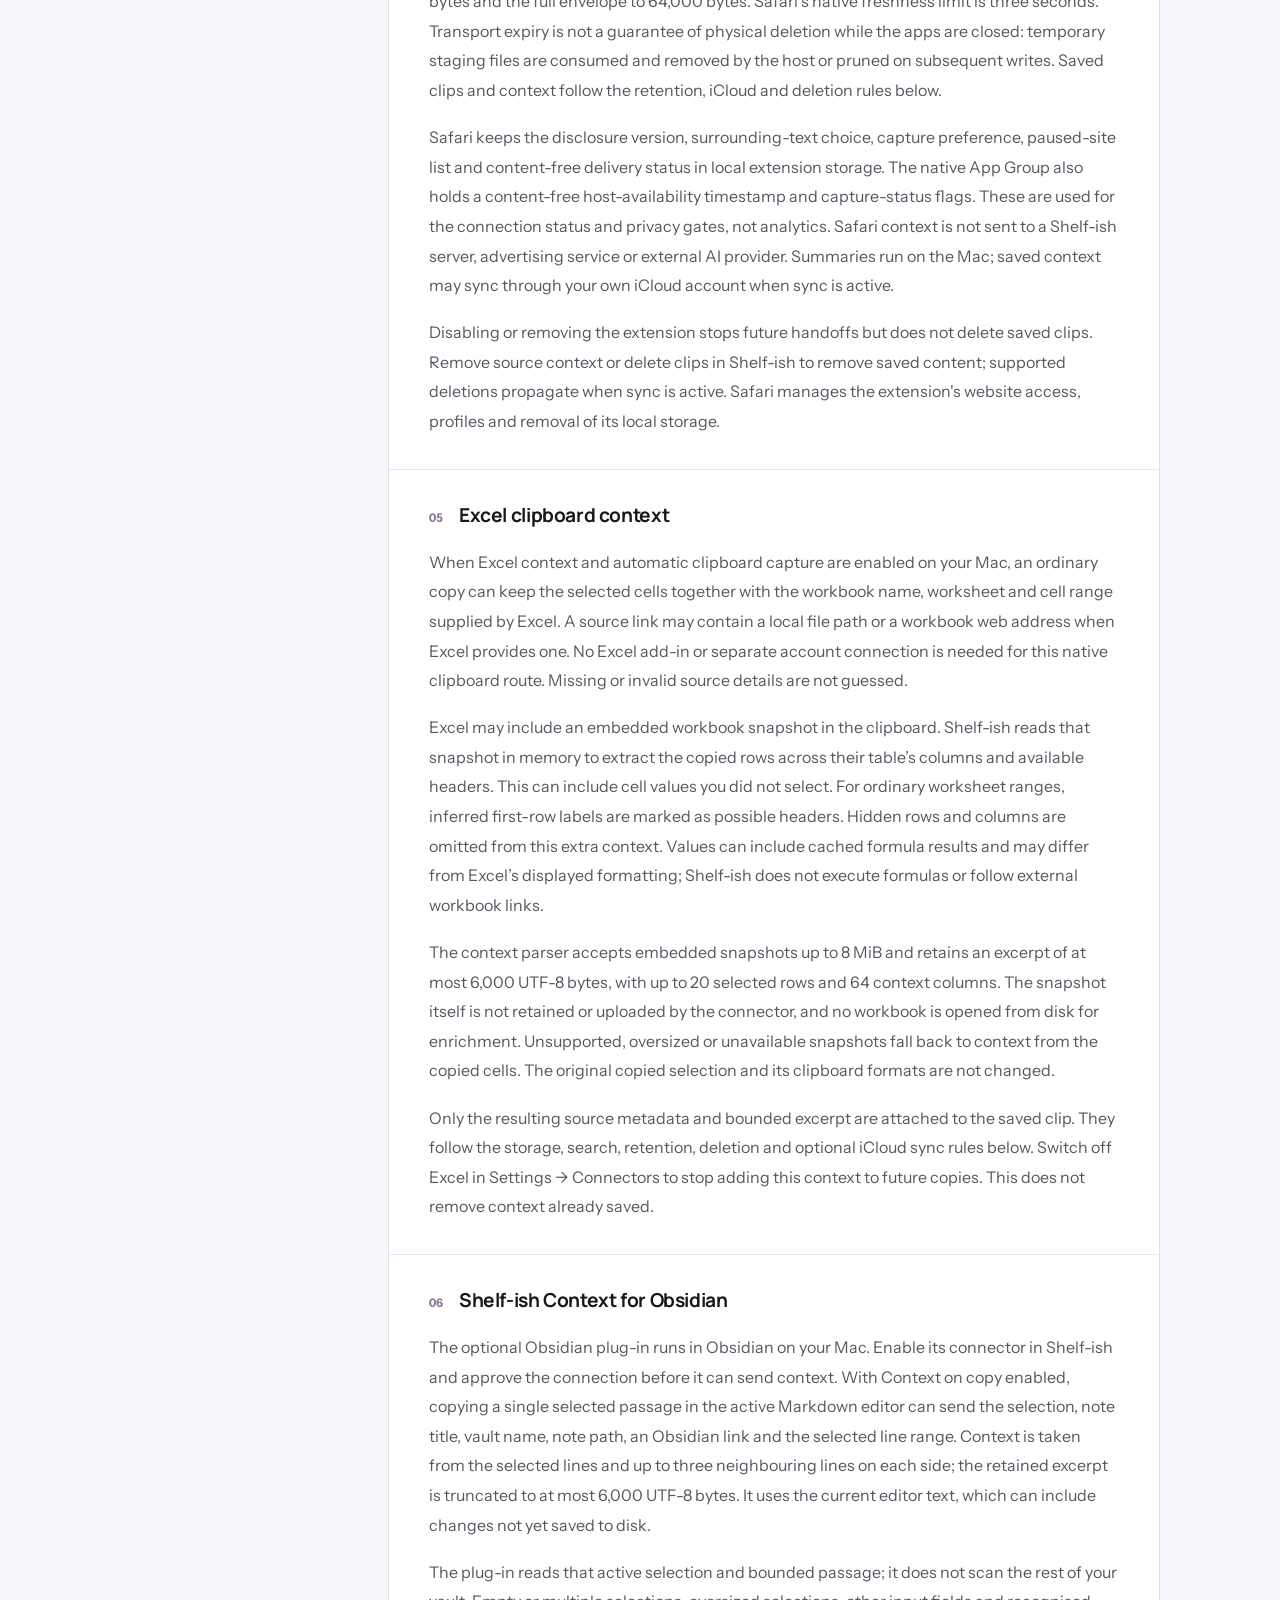
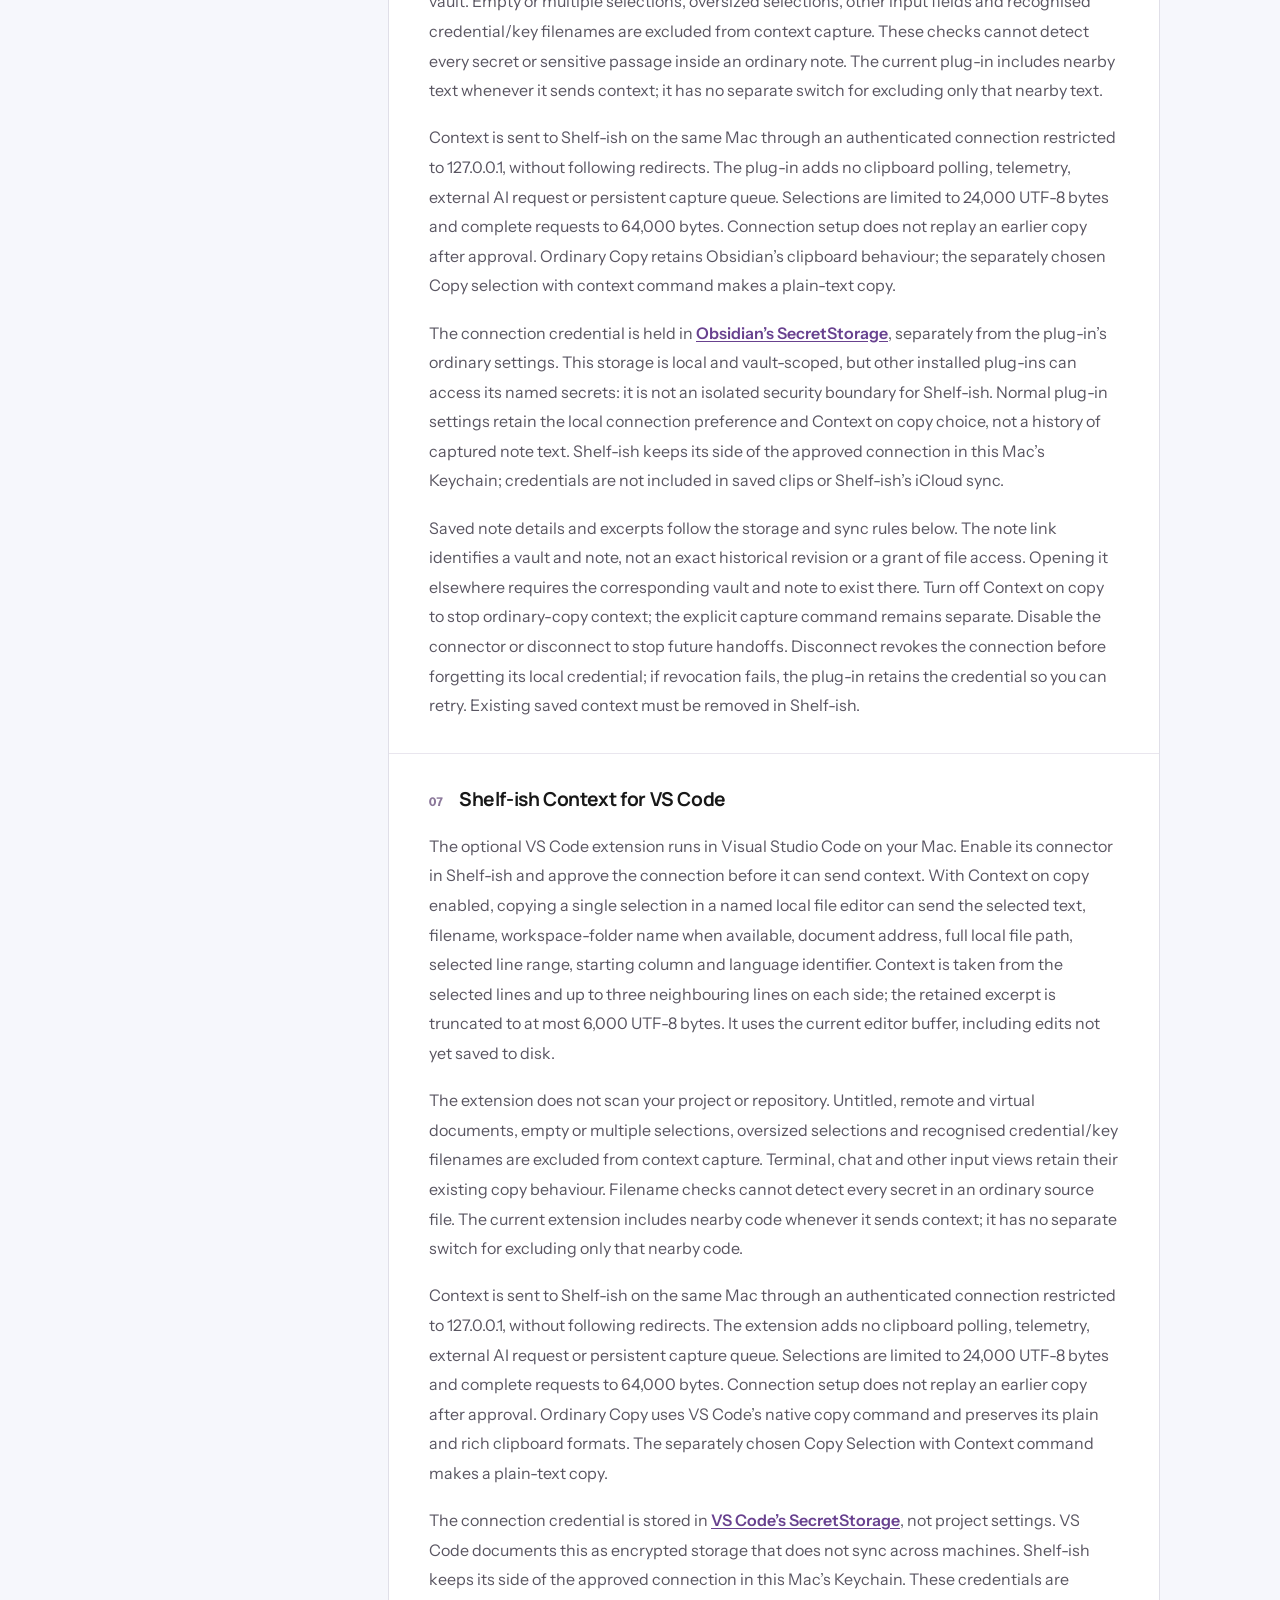
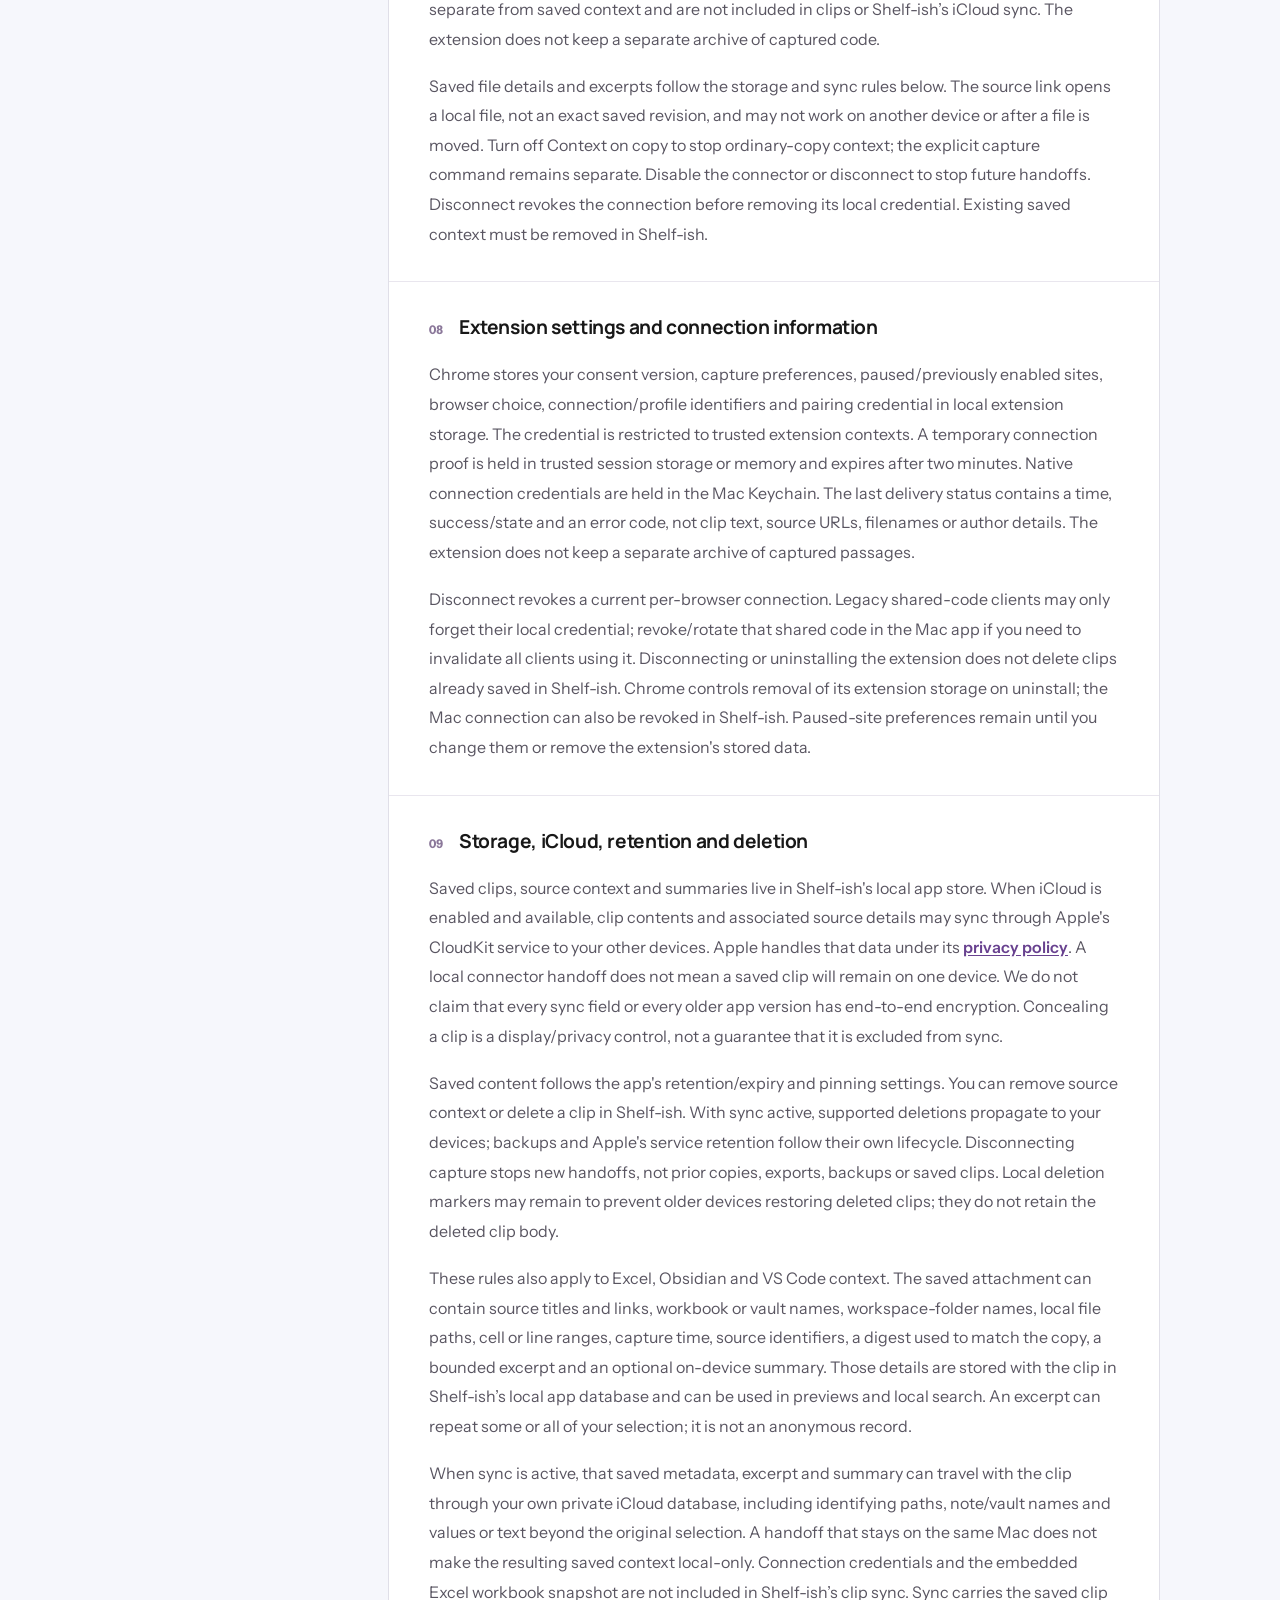
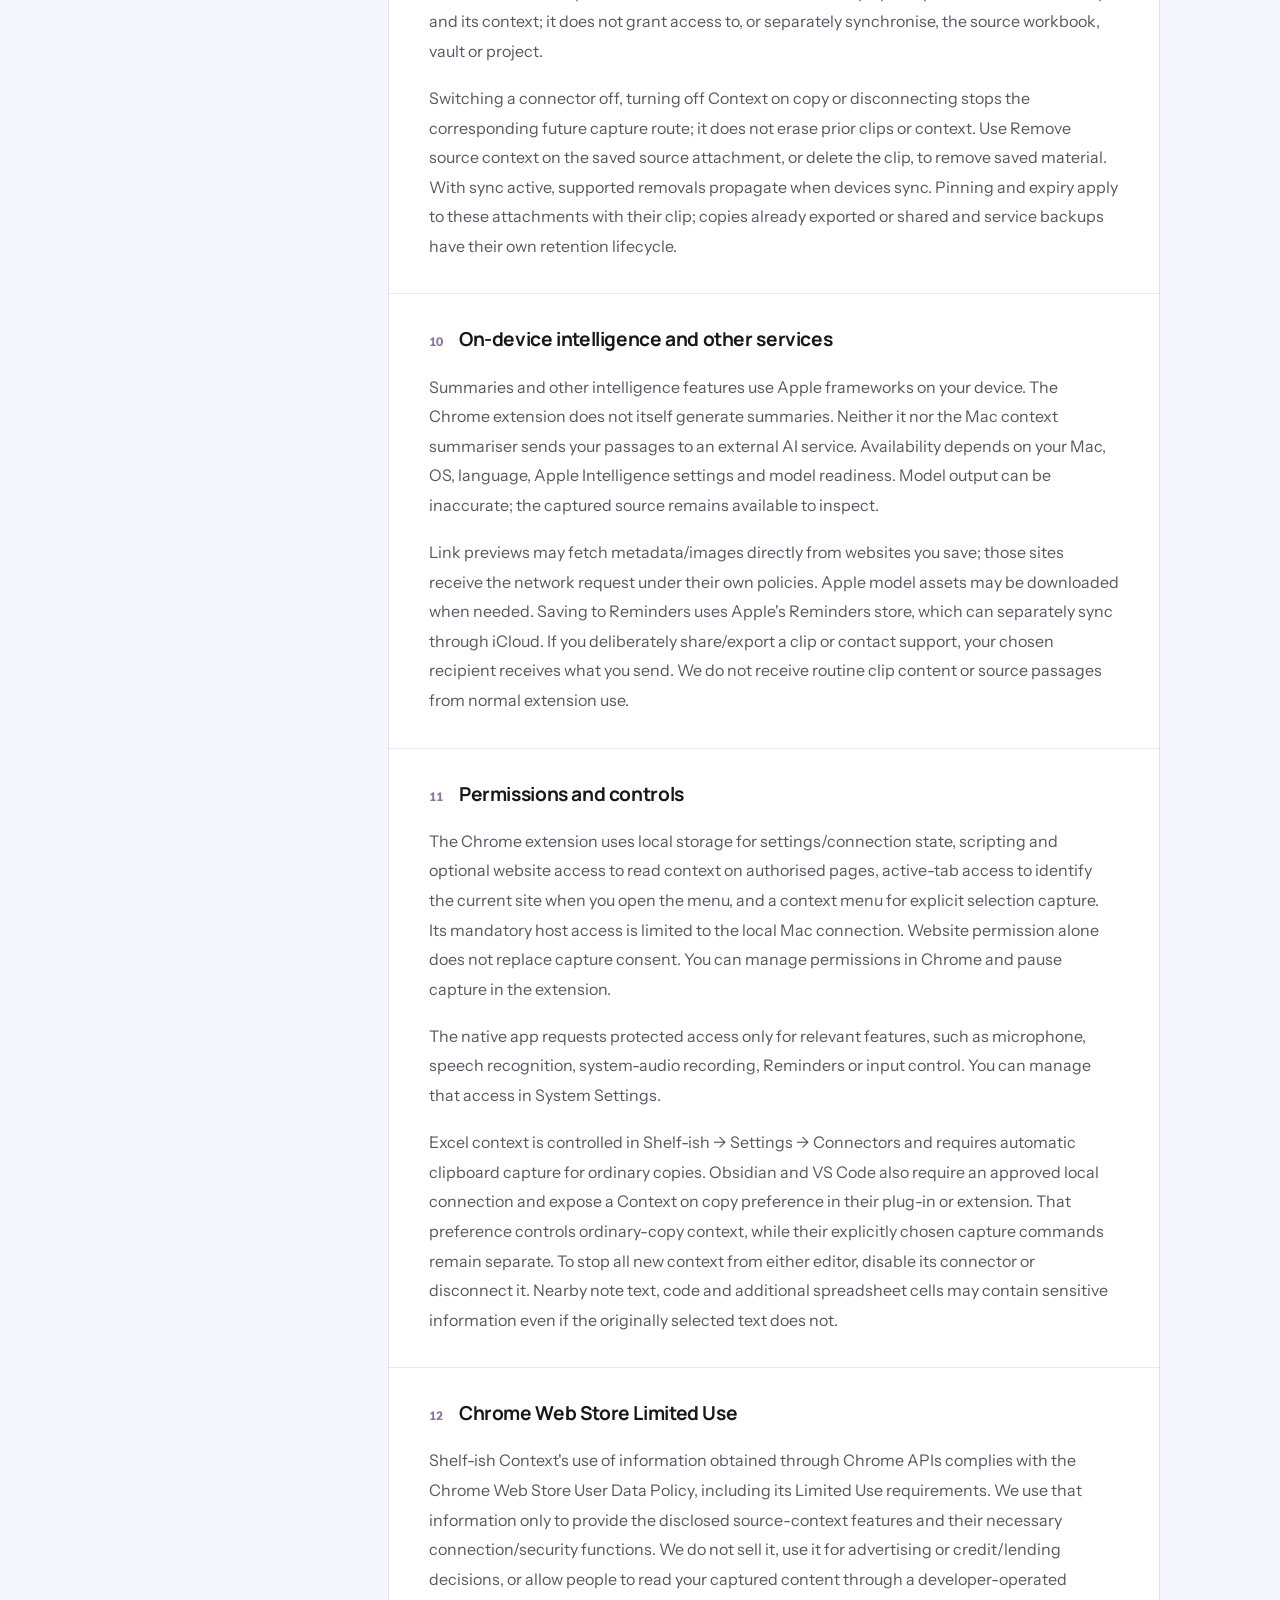
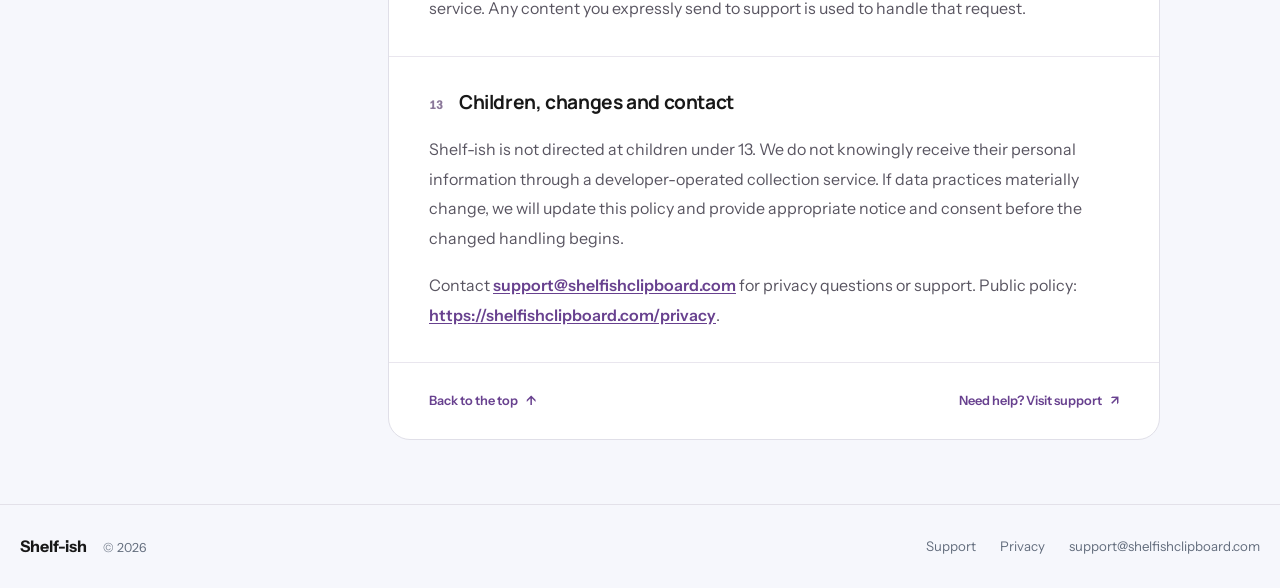
<file: privacy.html>
<!DOCTYPE html>
<html lang="en-GB">
  <head>
    <meta charset="utf-8">
    <meta name="viewport" content="width=device-width, initial-scale=1">
    <title>Shelf-ish Privacy Policy</title>
    <meta
      name="description"
      content="Read the Shelf-ish privacy policy, including what the app stores, what it does not collect, and how to make privacy requests."
    >
    <meta name="theme-color" content="#fbfcff">
    <link rel="canonical" href="https://shelfishclipboard.com/privacy.html">
    <meta property="og:title" content="Shelf-ish Privacy Policy">
    <meta
      property="og:description"
      content="Read the Shelf-ish privacy policy, including what the app stores, what it does not collect, and how to make privacy requests."
    >
    <meta property="og:type" content="website">
    <meta property="og:url" content="https://shelfishclipboard.com/privacy.html">
    <meta
      property="og:image"
      content="https://shelfishclipboard.com/assets/brand/app-icon.png?v=20261029"
    >
    <meta name="twitter:card" content="summary">
    <meta name="twitter:title" content="Shelf-ish Privacy Policy">
    <meta
      name="twitter:description"
      content="Read the Shelf-ish privacy policy, including what the app stores, what it does not collect, and how to make privacy requests."
    >
    <meta
      name="twitter:image"
      content="https://shelfishclipboard.com/assets/brand/app-icon.png?v=20261029"
    >
    <link rel="icon" type="image/png" sizes="32x32" href="assets/brand/favicon-32.png?v=20261029">
    <link rel="apple-touch-icon" href="assets/brand/apple-touch-icon.png?v=20261029">
    <link rel="manifest" href="site.webmanifest?v=20261029">
    <link rel="preconnect" href="https://fonts.googleapis.com">
    <link rel="preconnect" href="https://fonts.gstatic.com" crossorigin>
    <link
      href="https://fonts.googleapis.com/css2?family=Instrument+Sans:wght@400;500;600;700;800&amp;family=Manrope:wght@600;700;800&amp;display=swap"
      rel="stylesheet"
    >
    <link rel="stylesheet" href="styles.css?v=20261104-connector-privacy">
    <script src="script.js?v=20261104-cards-context" defer></script>
  </head>
  <body class="information-page privacy-page">
    <a class="skip-link" href="#content">Skip to content</a>
    <div class="page-shell">
      <header class="site-header">
        <div class="container site-header__inner">
          <a class="brand" href="index.html" aria-label="Shelf-ish home page"><img class="brand__mark" src="assets/brand/shelf-logo.png?v=20261029" width="48" height="48" alt=""><span class="brand__name">Shelf-ish</span></a>
          <nav class="site-nav" aria-label="Primary">
            <a href="index.html#context">How it works</a><a href="index.html#connectors">Connectors</a><a href="support.html">Support</a><a class="nav-download" href="https://apps.apple.com/gb/app/shelf-ish/id6759488585?mt=12">Get for Mac <span aria-hidden="true">↗</span></a>
          </nav>
        </div>
      </header>

      <main class="main" id="content">
        <section class="information-hero privacy-intro">
          <div class="container">
            <p class="kicker">Privacy at Shelf-ish</p>
            <h1 class="display">Your shelf.<br>Your rules.</h1>
            <p class="lede">Your clips live on your devices, with optional sync through your own iCloud account. Here’s what Shelf-ish stores, how context is handled and what you control.</p>
            <div class="privacy-meta"><span>Policy last updated: <time datetime="2026-11-05">5 November 2026</time></span><a href="mailto:support@shelfishclipboard.com?subject=Shelf-ish%20privacy%20request">Ask a privacy question <span aria-hidden="true">↗</span></a></div>
            <div class="privacy-highlights" aria-label="Privacy at a glance">
              <div class="privacy-highlight"><span class="privacy-highlight__label">01 · Your data</span><h2>Kept on your devices.</h2><p>Local storage, optional iCloud sync. No Shelf-ish account, advertising identifiers or third-party analytics.</p><a href="#privacy-storage">Storage &amp; deletion <span aria-hidden="true">↓</span></a></div>
              <div class="privacy-highlight"><span class="privacy-highlight__label">02 · Your choices</span><h2>Context you control.</h2><p>Enable the sources you want. Context can include source details, nearby text or spreadsheet labels.</p><a href="#privacy-permissions">Permissions &amp; controls <span aria-hidden="true">↓</span></a></div>
              <div class="privacy-highlight"><span class="privacy-highlight__label">03 · Your Mac</span><h2>Intelligence on device.</h2><p>Apple’s on-device frameworks power summaries. Your passages are not sent to an external AI service.</p><a href="#privacy-intelligence">Intelligence &amp; services <span aria-hidden="true">↓</span></a></div>
            </div>
          </div>
        </section>

        <section class="information-section policy-reading" id="policy" aria-label="The full privacy policy">
          <div class="container policy-reader">
            <nav class="policy-contents" aria-labelledby="policy-contents-heading">
              <h2 id="policy-contents-heading">In this policy</h2>
              <ol>
                  <li><a href="#privacy-about"><span aria-hidden="true">01</span>About this policy</a></li>
                  <li><a href="#privacy-content"><span aria-hidden="true">02</span>What your clips contain</a></li>
                  <li><a href="#privacy-chrome"><span aria-hidden="true">03</span>Chrome context</a></li>
                  <li><a href="#privacy-safari"><span aria-hidden="true">04</span>Safari context</a></li>
                  <li><a href="#privacy-excel"><span aria-hidden="true">05</span>Excel context</a></li>
                  <li><a href="#privacy-obsidian"><span aria-hidden="true">06</span>Obsidian context</a></li>
                  <li><a href="#privacy-vscode"><span aria-hidden="true">07</span>VS Code context</a></li>
                  <li><a href="#privacy-connections"><span aria-hidden="true">08</span>Connection information</a></li>
                  <li><a href="#privacy-storage"><span aria-hidden="true">09</span>Storage &amp; deletion</a></li>
                  <li><a href="#privacy-intelligence"><span aria-hidden="true">10</span>Intelligence &amp; services</a></li>
                  <li><a href="#privacy-permissions"><span aria-hidden="true">11</span>Permissions &amp; controls</a></li>
                  <li><a href="#privacy-limited-use"><span aria-hidden="true">12</span>Chrome Limited Use</a></li>
                  <li><a href="#privacy-contact"><span aria-hidden="true">13</span>Children &amp; contact</a></li>
              </ol>
              <a class="policy-contact-link" href="mailto:support@shelfishclipboard.com?subject=Shelf-ish%20privacy%20request">support@shelfishclipboard.com <span aria-hidden="true">↗</span></a>
            </nav>
            <div class="policy-document">
              <article class="policy-section" id="privacy-about" aria-labelledby="privacy-about-heading">
                <div class="policy-section__heading"><span aria-hidden="true">01</span><h2 id="privacy-about-heading">About this policy</h2></div>
                <p>Shelf-ish stores and processes the content you choose to capture so you can keep, find and reuse it. We do not operate a server that receives your clips, sell your content, build advertising profiles or use third-party analytics or telemetry in the app or browser extension. This does not mean the software handles no data: it handles your clips and associated information on your devices and, if enabled, through your own iCloud account.</p>
              </article>
              <article class="policy-section" id="privacy-content" aria-labelledby="privacy-content-heading">
                <div class="policy-section__heading"><span aria-hidden="true">02</span><h2 id="privacy-content-heading">Content and purpose</h2></div>
                <p>Clips can contain text, links, files, images, screenshots, audio, transcripts, code, locations, contact details, tags, summaries and source metadata. Shelf-ish uses these to provide capture, search, previews, organisation, copying, sharing, expiry and optional on-device intelligence and personal-device sync.</p>
              </article>
              <article class="policy-section" id="privacy-chrome" aria-labelledby="privacy-chrome-heading">
                <div class="policy-section__heading"><span aria-hidden="true">03</span><h2 id="privacy-chrome-heading">Shelf-ish Context for Chrome</h2></div>
                <p>The optional browser extension requires a compatible Shelf-ish app on the same Mac. Before capture starts, you must accept its capture disclosure, grant website access and connect the extension to the Mac app. You may enable website access across ordinary websites, pause individual sites or pause capture everywhere.</p>
                <p>When you copy selected webpage text, or use the selection context-menu action, the extension reads the selection, page address, title and available source details. Depending on the page, these may include an author or sender, message or comment identifier, message time, heading or code line. It does not invent missing attribution. If you enable surrounding text, it also reads a short nearby passage or a preceding loaded AI prompt associated with the selected response. This can include personal communications or other sensitive information present there.</p>
                <p>From extension version 0.3.2, you can separately enable <strong>Include page details</strong> in Connection &amp; privacy. When surrounding text is on, this can keep up to eight visible details from the selected article, such as an address, price, date, booking link, email address or phone number. The option starts off, including after upgrading. Details are saved with the clip and can sync through your iCloud account when sync is enabled. Turning either option off stops adding these details to new clips.</p>
                <p>The extension sends that context to Shelf-ish on your Mac over an authenticated connection restricted to 127.0.0.1. It does not send it to a Shelf-ish server, advertising service or external AI provider. The Mac app can attach it to the matching copied clip; the explicit selection action can import the selection. The extension does not modify your clipboard or request unrestricted clipboard read/write access. It does not record a browsing history or capture every page.</p>
                <p>The selected text is limited to 32,000 UTF-8 bytes, surrounding text to 6,000 bytes and the complete capture envelope to 64,000 bytes. Copy snapshots expire after five seconds for transport validation. These are size/transport bounds, not a promise that all personal or sensitive information is detected.</p>
                <p>Private browser windows, browser-internal pages, input/password fields, known password-manager and sign-in surfaces, and explicitly private or hidden page elements are excluded. These checks cannot recognise every sensitive webpage or piece of text. Pause a site or disable surrounding text before copying material you do not want included.</p>
              </article>
              <article class="policy-section" id="privacy-safari" aria-labelledby="privacy-safari-heading">
                <div class="policy-section__heading"><span aria-hidden="true">04</span><h2 id="privacy-safari-heading">Shelf-ish Context for Safari</h2></div>
                <p>The Safari extension is included in Shelf-ish for Mac. Before it sends context, you accept a one-time capture disclosure in the extension and choose whether to include surrounding text. Safari stores that choice per browser profile. Older Safari installs also need this disclosure; a previous Chrome-style permission or consent flag does not replace it.</p>
                <p>The extension requests access to ordinary HTTP and HTTPS websites during setup. Safari controls the website grant, including the option to allow all websites. Shelf-ish does not silently grant access or require an extra enable step for each site. You may deny or restrict access in Safari, pause individual sites, turn off extension capture, or switch off Safari in Shelf-ish Settings → Connectors. Existing global and site pauses are preserved when you accept the disclosure.</p>
                <p>Only a trusted Copy event or your explicit selection-capture action sends context. That context can include the selected text, page address/title and available source details. If you choose surrounding text, it can include a nearby passage or preceding loaded AI prompt and may contain personal communications or other sensitive information. The same ordinary-page, sensitive-field and private-window exclusions described above apply. The browser does not request general clipboard read/write access or keep a browsing-history archive.</p>
                <p>From extension version 0.3.2, Safari uses the same separate <strong>Include page details</strong> choice described above. The option starts off and applies only while surrounding text is enabled.</p>
                <p>Safari uses Apple&#x27;s packaged native messaging and the local Shelf-ish App Group, not Chrome&#x27;s localhost connection. No pairing code or browser credential is required. The native handler only accepts fresh, bounded envelopes while the Mac host is available and Safari capture is allowed. Captured text is limited to 32,000 UTF-8 bytes, surrounding text to 6,000 bytes and the full envelope to 64,000 bytes. Safari&#x27;s native freshness limit is three seconds. Transport expiry is not a guarantee of physical deletion while the apps are closed: temporary staging files are consumed and removed by the host or pruned on subsequent writes. Saved clips and context follow the retention, iCloud and deletion rules below.</p>
                <p>Safari keeps the disclosure version, surrounding-text choice, capture preference, paused-site list and content-free delivery status in local extension storage. The native App Group also holds a content-free host-availability timestamp and capture-status flags. These are used for the connection status and privacy gates, not analytics. Safari context is not sent to a Shelf-ish server, advertising service or external AI provider. Summaries run on the Mac; saved context may sync through your own iCloud account when sync is active.</p>
                <p>Disabling or removing the extension stops future handoffs but does not delete saved clips. Remove source context or delete clips in Shelf-ish to remove saved content; supported deletions propagate when sync is active. Safari manages the extension&#x27;s website access, profiles and removal of its local storage.</p>
              </article>
              <article class="policy-section" id="privacy-excel" aria-labelledby="privacy-excel-heading">
                <div class="policy-section__heading"><span aria-hidden="true">05</span><h2 id="privacy-excel-heading">Excel clipboard context</h2></div>
                <p>When Excel context and automatic clipboard capture are enabled on your Mac, an ordinary copy can keep the selected cells together with the workbook name, worksheet and cell range supplied by Excel. A source link may contain a local file path or a workbook web address when Excel provides one. No Excel add-in or separate account connection is needed for this native clipboard route. Missing or invalid source details are not guessed.</p>
                <p>Excel may include an embedded workbook snapshot in the clipboard. Shelf-ish reads that snapshot in memory to extract the copied rows across their table’s columns and available headers. This can include cell values you did not select. For ordinary worksheet ranges, inferred first-row labels are marked as possible headers. Hidden rows and columns are omitted from this extra context. Values can include cached formula results and may differ from Excel’s displayed formatting; Shelf-ish does not execute formulas or follow external workbook links.</p>
                <p>The context parser accepts embedded snapshots up to 8 MiB and retains an excerpt of at most 6,000 UTF-8 bytes, with up to 20 selected rows and 64 context columns. The snapshot itself is not retained or uploaded by the connector, and no workbook is opened from disk for enrichment. Unsupported, oversized or unavailable snapshots fall back to context from the copied cells. The original copied selection and its clipboard formats are not changed.</p>
                <p>Only the resulting source metadata and bounded excerpt are attached to the saved clip. They follow the storage, search, retention, deletion and optional iCloud sync rules below. Switch off Excel in Settings → Connectors to stop adding this context to future copies. This does not remove context already saved.</p>
              </article>
              <article class="policy-section" id="privacy-obsidian" aria-labelledby="privacy-obsidian-heading">
                <div class="policy-section__heading"><span aria-hidden="true">06</span><h2 id="privacy-obsidian-heading">Shelf-ish Context for Obsidian</h2></div>
                <p>The optional Obsidian plug-in runs in Obsidian on your Mac. Enable its connector in Shelf-ish and approve the connection before it can send context. With Context on copy enabled, copying a single selected passage in the active Markdown editor can send the selection, note title, vault name, note path, an Obsidian link and the selected line range. Context is taken from the selected lines and up to three neighbouring lines on each side; the retained excerpt is truncated to at most 6,000 UTF-8 bytes. It uses the current editor text, which can include changes not yet saved to disk.</p>
                <p>The plug-in reads that active selection and bounded passage; it does not scan the rest of your vault. Empty or multiple selections, oversized selections, other input fields and recognised credential/key filenames are excluded from context capture. These checks cannot detect every secret or sensitive passage inside an ordinary note. The current plug-in includes nearby text whenever it sends context; it has no separate switch for excluding only that nearby text.</p>
                <p>Context is sent to Shelf-ish on the same Mac through an authenticated connection restricted to 127.0.0.1, without following redirects. The plug-in adds no clipboard polling, telemetry, external AI request or persistent capture queue. Selections are limited to 24,000 UTF-8 bytes and complete requests to 64,000 bytes. Connection setup does not replay an earlier copy after approval. Ordinary Copy retains Obsidian’s clipboard behaviour; the separately chosen Copy selection with context command makes a plain-text copy.</p>
                <p>The connection credential is held in <a class="text-link" href="https://docs.obsidian.md/plugins/guides/secret-storage">Obsidian’s SecretStorage</a>, separately from the plug-in’s ordinary settings. This storage is local and vault-scoped, but other installed plug-ins can access its named secrets: it is not an isolated security boundary for Shelf-ish. Normal plug-in settings retain the local connection preference and Context on copy choice, not a history of captured note text. Shelf-ish keeps its side of the approved connection in this Mac’s Keychain; credentials are not included in saved clips or Shelf-ish’s iCloud sync.</p>
                <p>Saved note details and excerpts follow the storage and sync rules below. The note link identifies a vault and note, not an exact historical revision or a grant of file access. Opening it elsewhere requires the corresponding vault and note to exist there. Turn off Context on copy to stop ordinary-copy context; the explicit capture command remains separate. Disable the connector or disconnect to stop future handoffs. Disconnect revokes the connection before forgetting its local credential; if revocation fails, the plug-in retains the credential so you can retry. Existing saved context must be removed in Shelf-ish.</p>
              </article>
              <article class="policy-section" id="privacy-vscode" aria-labelledby="privacy-vscode-heading">
                <div class="policy-section__heading"><span aria-hidden="true">07</span><h2 id="privacy-vscode-heading">Shelf-ish Context for VS Code</h2></div>
                <p>The optional VS Code extension runs in Visual Studio Code on your Mac. Enable its connector in Shelf-ish and approve the connection before it can send context. With Context on copy enabled, copying a single selection in a named local file editor can send the selected text, filename, workspace-folder name when available, document address, full local file path, selected line range, starting column and language identifier. Context is taken from the selected lines and up to three neighbouring lines on each side; the retained excerpt is truncated to at most 6,000 UTF-8 bytes. It uses the current editor buffer, including edits not yet saved to disk.</p>
                <p>The extension does not scan your project or repository. Untitled, remote and virtual documents, empty or multiple selections, oversized selections and recognised credential/key filenames are excluded from context capture. Terminal, chat and other input views retain their existing copy behaviour. Filename checks cannot detect every secret in an ordinary source file. The current extension includes nearby code whenever it sends context; it has no separate switch for excluding only that nearby code.</p>
                <p>Context is sent to Shelf-ish on the same Mac through an authenticated connection restricted to 127.0.0.1, without following redirects. The extension adds no clipboard polling, telemetry, external AI request or persistent capture queue. Selections are limited to 24,000 UTF-8 bytes and complete requests to 64,000 bytes. Connection setup does not replay an earlier copy after approval. Ordinary Copy uses VS Code’s native copy command and preserves its plain and rich clipboard formats. The separately chosen Copy Selection with Context command makes a plain-text copy.</p>
                <p>The connection credential is stored in <a class="text-link" href="https://code.visualstudio.com/api/references/vscode-api#SecretStorage">VS Code’s SecretStorage</a>, not project settings. VS Code documents this as encrypted storage that does not sync across machines. Shelf-ish keeps its side of the approved connection in this Mac’s Keychain. These credentials are separate from saved context and are not included in clips or Shelf-ish’s iCloud sync. The extension does not keep a separate archive of captured code.</p>
                <p>Saved file details and excerpts follow the storage and sync rules below. The source link opens a local file, not an exact saved revision, and may not work on another device or after a file is moved. Turn off Context on copy to stop ordinary-copy context; the explicit capture command remains separate. Disable the connector or disconnect to stop future handoffs. Disconnect revokes the connection before removing its local credential. Existing saved context must be removed in Shelf-ish.</p>
              </article>
              <article class="policy-section" id="privacy-connections" aria-labelledby="privacy-connections-heading">
                <div class="policy-section__heading"><span aria-hidden="true">08</span><h2 id="privacy-connections-heading">Extension settings and connection information</h2></div>
                <p>Chrome stores your consent version, capture preferences, paused/previously enabled sites, browser choice, connection/profile identifiers and pairing credential in local extension storage. The credential is restricted to trusted extension contexts. A temporary connection proof is held in trusted session storage or memory and expires after two minutes. Native connection credentials are held in the Mac Keychain. The last delivery status contains a time, success/state and an error code, not clip text, source URLs, filenames or author details. The extension does not keep a separate archive of captured passages.</p>
                <p>Disconnect revokes a current per-browser connection. Legacy shared-code clients may only forget their local credential; revoke/rotate that shared code in the Mac app if you need to invalidate all clients using it. Disconnecting or uninstalling the extension does not delete clips already saved in Shelf-ish. Chrome controls removal of its extension storage on uninstall; the Mac connection can also be revoked in Shelf-ish. Paused-site preferences remain until you change them or remove the extension&#x27;s stored data.</p>
              </article>
              <article class="policy-section" id="privacy-storage" aria-labelledby="privacy-storage-heading">
                <div class="policy-section__heading"><span aria-hidden="true">09</span><h2 id="privacy-storage-heading">Storage, iCloud, retention and deletion</h2></div>
                <p>Saved clips, source context and summaries live in Shelf-ish&#x27;s local app store. When iCloud is enabled and available, clip contents and associated source details may sync through Apple&#x27;s CloudKit service to your other devices. Apple handles that data under its <a class="text-link" href="https://www.apple.com/legal/privacy/en-ww/">privacy policy</a>. A local connector handoff does not mean a saved clip will remain on one device. We do not claim that every sync field or every older app version has end-to-end encryption. Concealing a clip is a display/privacy control, not a guarantee that it is excluded from sync.</p>
                <p>Saved content follows the app&#x27;s retention/expiry and pinning settings. You can remove source context or delete a clip in Shelf-ish. With sync active, supported deletions propagate to your devices; backups and Apple&#x27;s service retention follow their own lifecycle. Disconnecting capture stops new handoffs, not prior copies, exports, backups or saved clips. Local deletion markers may remain to prevent older devices restoring deleted clips; they do not retain the deleted clip body.</p>
                <p>These rules also apply to Excel, Obsidian and VS Code context. The saved attachment can contain source titles and links, workbook or vault names, workspace-folder names, local file paths, cell or line ranges, capture time, source identifiers, a digest used to match the copy, a bounded excerpt and an optional on-device summary. Those details are stored with the clip in Shelf-ish’s local app database and can be used in previews and local search. An excerpt can repeat some or all of your selection; it is not an anonymous record.</p>
                <p>When sync is active, that saved metadata, excerpt and summary can travel with the clip through your own private iCloud database, including identifying paths, note/vault names and values or text beyond the original selection. A handoff that stays on the same Mac does not make the resulting saved context local-only. Connection credentials and the embedded Excel workbook snapshot are not included in Shelf-ish’s clip sync. Sync carries the saved clip and its context; it does not grant access to, or separately synchronise, the source workbook, vault or project.</p>
                <p>Switching a connector off, turning off Context on copy or disconnecting stops the corresponding future capture route; it does not erase prior clips or context. Use Remove source context on the saved source attachment, or delete the clip, to remove saved material. With sync active, supported removals propagate when devices sync. Pinning and expiry apply to these attachments with their clip; copies already exported or shared and service backups have their own retention lifecycle.</p>
              </article>
              <article class="policy-section" id="privacy-intelligence" aria-labelledby="privacy-intelligence-heading">
                <div class="policy-section__heading"><span aria-hidden="true">10</span><h2 id="privacy-intelligence-heading">On-device intelligence and other services</h2></div>
                <p>Summaries and other intelligence features use Apple frameworks on your device. The Chrome extension does not itself generate summaries. Neither it nor the Mac context summariser sends your passages to an external AI service. Availability depends on your Mac, OS, language, Apple Intelligence settings and model readiness. Model output can be inaccurate; the captured source remains available to inspect.</p>
                <p>Link previews may fetch metadata/images directly from websites you save; those sites receive the network request under their own policies. Apple model assets may be downloaded when needed. Saving to Reminders uses Apple&#x27;s Reminders store, which can separately sync through iCloud. If you deliberately share/export a clip or contact support, your chosen recipient receives what you send. We do not receive routine clip content or source passages from normal extension use.</p>
              </article>
              <article class="policy-section" id="privacy-permissions" aria-labelledby="privacy-permissions-heading">
                <div class="policy-section__heading"><span aria-hidden="true">11</span><h2 id="privacy-permissions-heading">Permissions and controls</h2></div>
                <p>The Chrome extension uses local storage for settings/connection state, scripting and optional website access to read context on authorised pages, active-tab access to identify the current site when you open the menu, and a context menu for explicit selection capture. Its mandatory host access is limited to the local Mac connection. Website permission alone does not replace capture consent. You can manage permissions in Chrome and pause capture in the extension.</p>
                <p>The native app requests protected access only for relevant features, such as microphone, speech recognition, system-audio recording, Reminders or input control. You can manage that access in System Settings.</p>
                <p>Excel context is controlled in Shelf-ish → Settings → Connectors and requires automatic clipboard capture for ordinary copies. Obsidian and VS Code also require an approved local connection and expose a Context on copy preference in their plug-in or extension. That preference controls ordinary-copy context, while their explicitly chosen capture commands remain separate. To stop all new context from either editor, disable its connector or disconnect it. Nearby note text, code and additional spreadsheet cells may contain sensitive information even if the originally selected text does not.</p>
              </article>
              <article class="policy-section" id="privacy-limited-use" aria-labelledby="privacy-limited-use-heading">
                <div class="policy-section__heading"><span aria-hidden="true">12</span><h2 id="privacy-limited-use-heading">Chrome Web Store Limited Use</h2></div>
                <p>Shelf-ish Context&#x27;s use of information obtained through Chrome APIs complies with the Chrome Web Store User Data Policy, including its Limited Use requirements. We use that information only to provide the disclosed source-context features and their necessary connection/security functions. We do not sell it, use it for advertising or credit/lending decisions, or allow people to read your captured content through a developer-operated service. Any content you expressly send to support is used to handle that request.</p>
              </article>
              <article class="policy-section" id="privacy-contact" aria-labelledby="privacy-contact-heading">
                <div class="policy-section__heading"><span aria-hidden="true">13</span><h2 id="privacy-contact-heading">Children, changes and contact</h2></div>
                <p>Shelf-ish is not directed at children under 13. We do not knowingly receive their personal information through a developer-operated collection service. If data practices materially change, we will update this policy and provide appropriate notice and consent before the changed handling begins.</p>
                <p>Contact <a class="text-link" href="mailto:support@shelfishclipboard.com">support@shelfishclipboard.com</a> for privacy questions or support. Public policy: <a class="text-link" href="https://shelfishclipboard.com/privacy">https://shelfishclipboard.com/privacy</a>.</p>
              </article>
              <div class="policy-end"><a href="#content">Back to the top <span aria-hidden="true">↑</span></a><a href="support.html">Need help? Visit support <span aria-hidden="true">↗</span></a></div>
            </div>
          </div>
        </section>
      </main>

      <footer class="site-footer home-footer"><div class="container"><div><strong>Shelf-ish</strong><span>© <span data-year>2026</span></span></div><nav aria-label="Footer"><a href="support.html">Support</a><a href="privacy.html" aria-current="page">Privacy</a><a href="mailto:support@shelfishclipboard.com">support@shelfishclipboard.com</a></nav></div></footer>
    </div>
  </body>
</html>
</file>
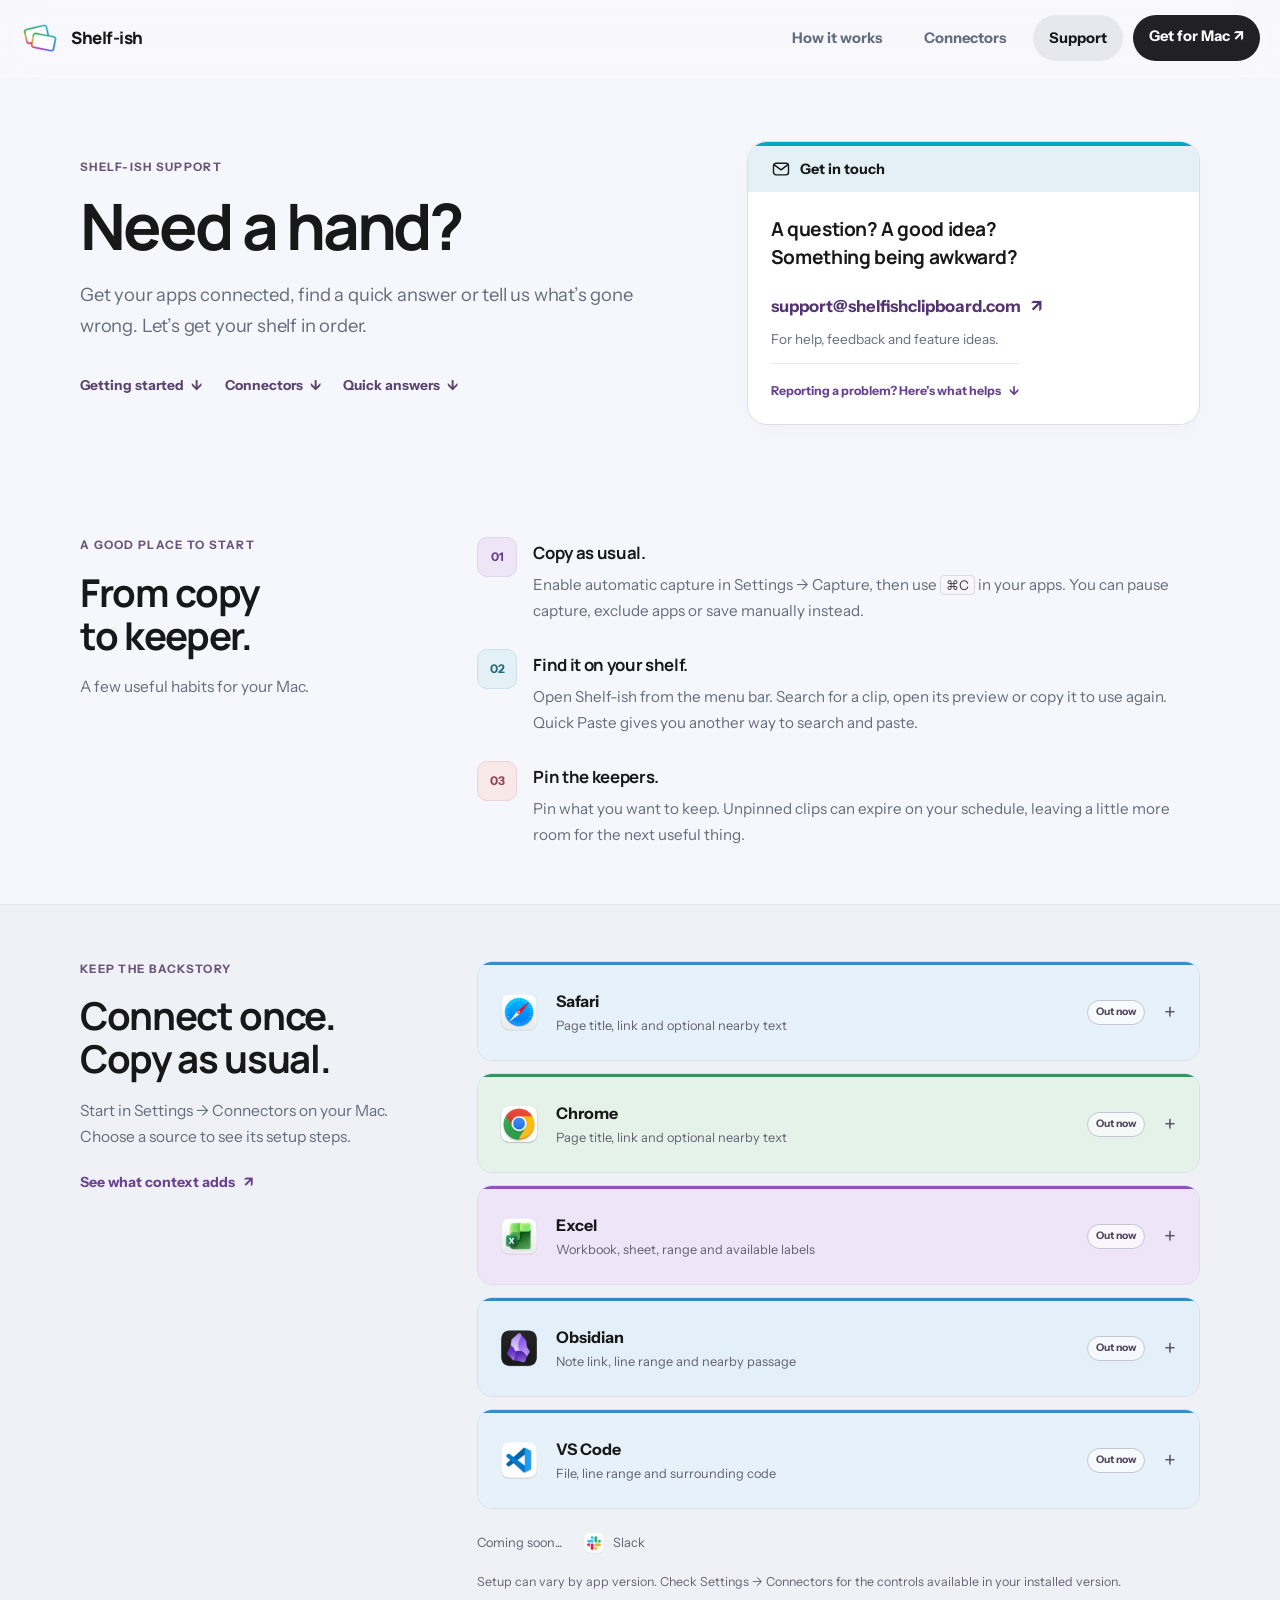
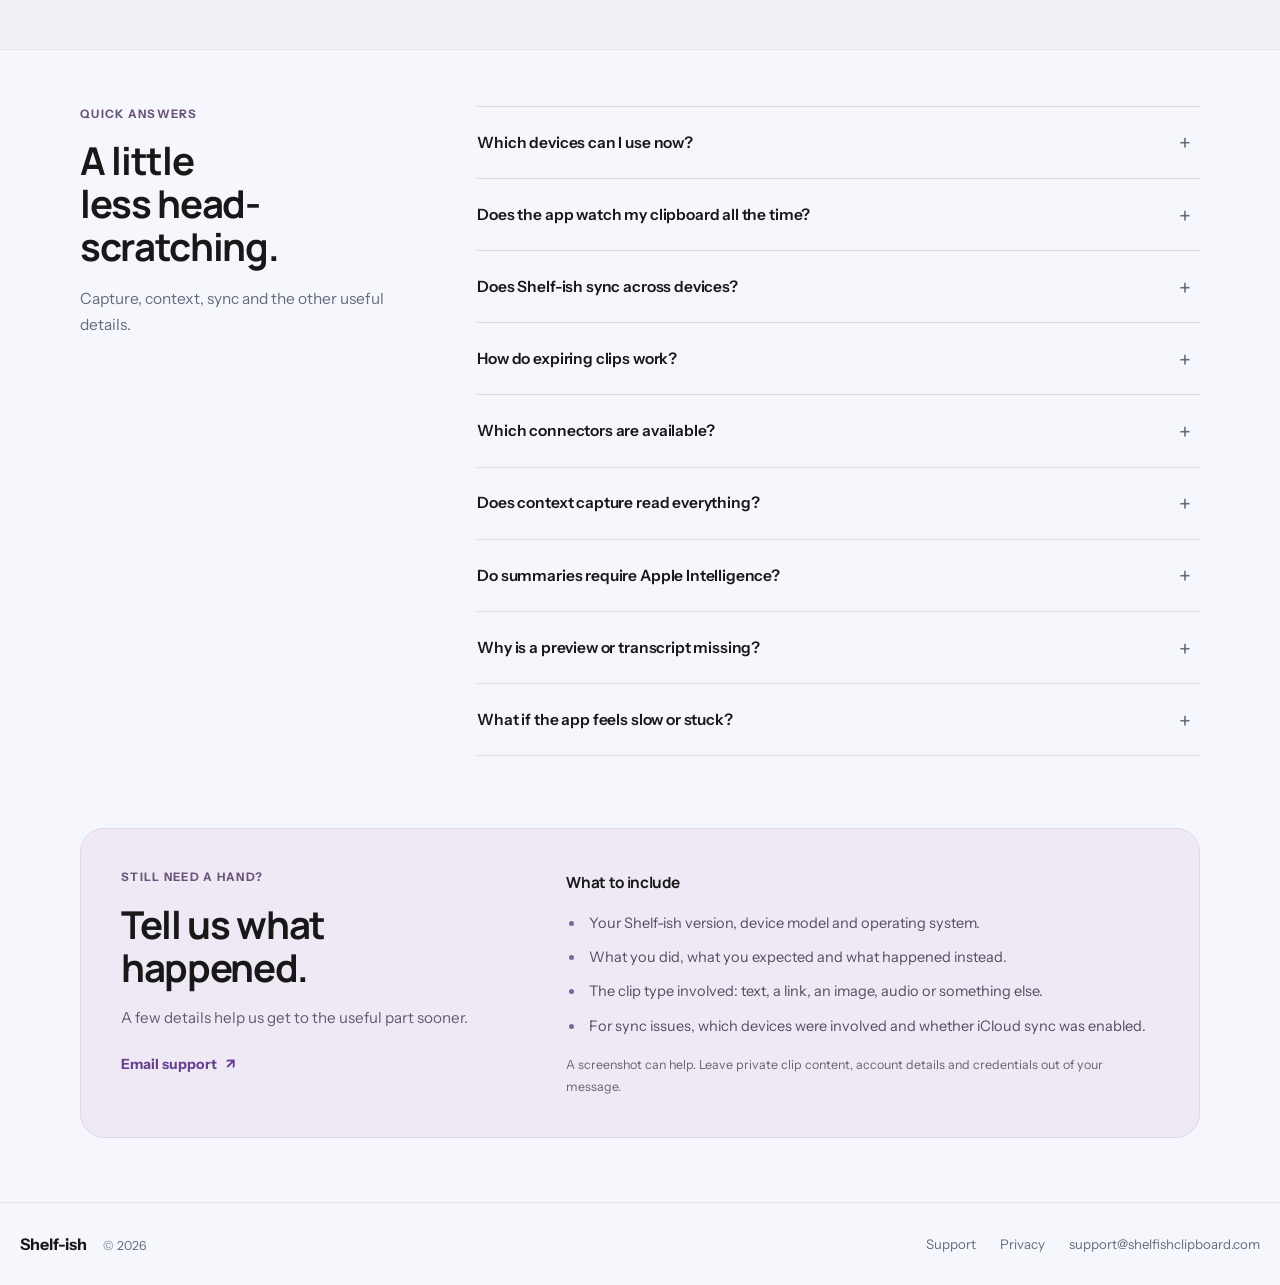
<file: support.html>
<!DOCTYPE html>
<html lang="en-GB">
  <head>
    <meta charset="utf-8">
    <meta name="viewport" content="width=device-width, initial-scale=1">
    <title>Shelf-ish Support</title>
    <meta
      name="description"
      content="Get support for Shelf-ish, including FAQs, bug reporting guidance, and contact details."
    >
    <meta name="theme-color" content="#fbfcff">
    <link rel="canonical" href="https://shelfishclipboard.com/support.html">
    <meta property="og:title" content="Shelf-ish Support">
    <meta
      property="og:description"
      content="Get support for Shelf-ish, including FAQs, bug reporting guidance, and contact details."
    >
    <meta property="og:type" content="website">
    <meta property="og:url" content="https://shelfishclipboard.com/support.html">
    <meta
      property="og:image"
      content="https://shelfishclipboard.com/assets/brand/app-icon.png?v=20261029"
    >
    <meta name="twitter:card" content="summary">
    <meta name="twitter:title" content="Shelf-ish Support">
    <meta
      name="twitter:description"
      content="Get support for Shelf-ish, including FAQs, bug reporting guidance, and contact details."
    >
    <meta
      name="twitter:image"
      content="https://shelfishclipboard.com/assets/brand/app-icon.png?v=20261029"
    >
    <link rel="icon" type="image/png" sizes="32x32" href="assets/brand/favicon-32.png?v=20261029">
    <link rel="apple-touch-icon" href="assets/brand/apple-touch-icon.png?v=20261029">
    <link rel="manifest" href="site.webmanifest?v=20261029">
    <link rel="preconnect" href="https://fonts.googleapis.com">
    <link rel="preconnect" href="https://fonts.gstatic.com" crossorigin>
    <link
      href="https://fonts.googleapis.com/css2?family=Instrument+Sans:wght@400;500;600;700;800&amp;family=Manrope:wght@600;700;800&amp;display=swap"
      rel="stylesheet"
    >
    <link rel="stylesheet" href="styles.css?v=20261104-connector-privacy">
    <script src="script.js?v=20261104-cards-context" defer></script>
    <script src="support.js?v=20261104-connectors" defer></script>
  </head>
  <body class="information-page support-page">
    <a class="skip-link" href="#content">Skip to content</a>
    <div class="page-shell">
      <header class="site-header">
        <div class="container site-header__inner">
          <a class="brand" href="index.html" aria-label="Shelf-ish home page"><img class="brand__mark" src="assets/brand/shelf-logo.png?v=20261029" width="48" height="48" alt=""><span class="brand__name">Shelf-ish</span></a>
          <nav class="site-nav" aria-label="Primary">
            <a href="index.html#context">How it works</a><a href="index.html#connectors">Connectors</a><a href="support.html" aria-current="page">Support</a><a class="nav-download" href="https://apps.apple.com/gb/app/shelf-ish/id6759488585?mt=12">Get for Mac <span aria-hidden="true">↗</span></a>
          </nav>
        </div>
      </header>

      <main class="main" id="content">
        <section class="information-hero">
          <div class="container support-intro">
            <div>
              <p class="kicker">Shelf-ish support</p>
              <h1 class="display">Need a hand?</h1>
              <p class="lede">Get your apps connected, find a quick answer or tell us what’s gone wrong. Let’s get your shelf in order.</p>
              <nav class="page-shortcuts" aria-label="Support topics">
                <a href="#getting-started">Getting started <span aria-hidden="true">↓</span></a>
                <a href="#connector-setup">Connectors <span aria-hidden="true">↓</span></a>
                <a href="#answers">Quick answers <span aria-hidden="true">↓</span></a>
              </nav>
            </div>
            <aside class="support-contact" aria-labelledby="contact-heading">
              <div class="support-contact__banner"><svg viewBox="0 0 24 24" aria-hidden="true"><rect x="3" y="5" width="18" height="14" rx="3"/><path d="m4 7 8 6 8-6"/></svg><span>Get in touch</span></div>
              <div class="support-contact__body">
                <h2 id="contact-heading">A question? A good idea?<br>Something being awkward?</h2>
                <a class="support-email" href="mailto:support@shelfishclipboard.com">support@shelfishclipboard.com <span aria-hidden="true">↗</span></a>
                <p>For help, feedback and feature ideas.</p>
                <a class="quiet-link" href="#report-a-problem">Reporting a problem? Here’s what helps <span aria-hidden="true">↓</span></a>
              </div>
            </aside>
          </div>
        </section>

        <section class="information-section" id="getting-started" aria-labelledby="getting-started-heading">
          <div class="container help-layout">
            <div class="help-heading"><p class="kicker">A good place to start</p><h2 id="getting-started-heading">From copy<br>to keeper.</h2><p>A few useful habits for your Mac.</p></div>
            <ol class="getting-started-steps">
              <li><span class="step-number" aria-hidden="true">01</span><div><h3>Copy as usual.</h3><p>Enable automatic capture in Settings → Capture, then use <kbd>⌘C</kbd> in your apps. You can pause capture, exclude apps or save manually instead.</p></div></li>
              <li><span class="step-number" aria-hidden="true">02</span><div><h3>Find it on your shelf.</h3><p>Open Shelf-ish from the menu bar. Search for a clip, open its preview or copy it to use again. Quick Paste gives you another way to search and paste.</p></div></li>
              <li><span class="step-number" aria-hidden="true">03</span><div><h3>Pin the keepers.</h3><p>Pin what you want to keep. Unpinned clips can expire on your schedule, leaving a little more room for the next useful thing.</p></div></li>
            </ol>
          </div>
        </section>

        <section class="information-section connector-help" id="connector-setup" aria-labelledby="connector-help-heading">
          <div class="container help-layout">
            <div class="help-heading"><p class="kicker">Keep the backstory</p><h2 id="connector-help-heading">Connect once.<br>Copy as usual.</h2><p>Start in Settings → Connectors on your Mac. Choose a source to see its setup steps.</p><a class="quiet-link" href="index.html#context">See what context adds <span aria-hidden="true">↗</span></a></div>
            <div>
              <div class="connector-guides" data-connector-setup>
                <details class="connector-guide" id="connect-safari">
                  <summary><img src="assets/connectors/safari.png" width="44" height="44" alt=""><span class="connector-guide__label"><strong>Safari</strong><span>Page title, link and optional nearby text</span></span><span class="guide-status">Out now</span></summary>
                  <div class="connector-guide__body">
                    <ol class="setup-steps">
                      <li>In Shelf-ish’s Connectors settings, switch on Safari and choose <strong>Open Safari Extensions</strong>.</li>
                      <li>Enable Shelf-ish in Safari, accept its capture disclosure and choose the website access you want to allow.</li>
                      <li>Copy selected webpage text as usual with <kbd>⌘C</kbd>. With capture enabled, the saved clip can keep its page title, source link and optional surrounding text.</li>
                    </ol>
                    <p>Safari manages website permissions. You can pause capture or change your surrounding-text choice in the extension.</p>
                  </div>
                </details>
                <details class="connector-guide" id="connect-chrome">
                  <summary><img src="assets/connectors/chrome.png" width="44" height="44" alt=""><span class="connector-guide__label"><strong>Chrome</strong><span>Page title, link and optional nearby text</span></span><span class="guide-status">Out now</span></summary>
                  <div class="connector-guide__body">
                    <ol class="setup-steps">
                      <li>Install Shelf-ish 1.2 or later on macOS 26 or later. In Settings → Capture, enable clipboard monitoring; in Settings → Connectors, switch on Chrome/source context.</li>
                      <li><a class="text-link" href="https://chromewebstore.google.com/detail/shelf-ish/fbhmfnogepmlpngkdgmdojfnifcfhmpi">Install the free Shelf-ish Chrome extension</a>. Accept its capture disclosure and website access.</li>
                      <li>Open the extension’s <strong>Connection &amp; privacy</strong> settings, choose <strong>Connect to Shelf-ish</strong> and approve the connection in the Mac app once.</li>
                      <li>Select webpage text and copy as usual with <kbd>⌘C</kbd>. Open the saved clip to see its page title, source link and optional surrounding text.</li>
                    </ol>
                    <p>You can turn surrounding text off, pause a site or disconnect in the extension. Private windows, password fields and browser-internal pages are excluded. Some custom editors and copy buttons do not provide source context.</p>
                  </div>
                </details>
                <details class="connector-guide" id="connect-excel">
                  <summary><img src="assets/connectors/excel.png" width="44" height="44" alt=""><span class="connector-guide__label"><strong>Excel</strong><span>Workbook, sheet, range and available labels</span></span><span class="guide-status">Out now</span></summary>
                  <div class="connector-guide__body">
                    <ol class="setup-steps">
                      <li>Keep automatic clipboard capture enabled in Shelf-ish → Settings → Capture.</li>
                      <li>In Settings → Connectors, switch on Excel. No add-in or separate connection is needed.</li>
                      <li>Copy a continuous range of cells with <kbd>⌘C</kbd>. Open the saved clip to see the workbook, sheet and range details supplied by Excel.</li>
                    </ol>
                    <p>Headers and row context depend on the data Excel provides. Source links are included only when available; missing metadata is not guessed.</p>
                  </div>
                </details>
                <details class="connector-guide" id="connect-obsidian">
                  <summary><img src="assets/connectors/obsidian.png" width="44" height="44" alt=""><span class="connector-guide__label"><strong>Obsidian</strong><span>Note link, line range and nearby passage</span></span><span class="guide-status">Out now</span></summary>
                  <div class="connector-guide__body">
                    <ol class="setup-steps">
                      <li>Enable the Shelf-ish plug-in in Obsidian and switch on Obsidian in Shelf-ish → Settings → Connectors.</li>
                      <li>Choose <strong>Shelf-ish · Connect</strong> in Obsidian’s status bar, then approve the connection in Shelf-ish once.</li>
                      <li>Select text in a saved Markdown note and copy with <kbd>⌘C</kbd>. If you have just approved the connection, copy the selection again.</li>
                    </ol>
                    <p>Keep Shelf-ish’s automatic capture enabled. The clip can retain its note link, line range and a bounded nearby passage.</p>
                  </div>
                </details>
                <details class="connector-guide" id="connect-vscode">
                  <summary><img src="assets/connectors/vscode.png" width="44" height="44" alt=""><span class="connector-guide__label"><strong>VS Code</strong><span>File, line range and surrounding code</span></span><span class="guide-status">Out now</span></summary>
                  <div class="connector-guide__body">
                    <ol class="setup-steps">
                      <li>Enable the Shelf-ish extension in VS Code and switch on Visual Studio Code in Shelf-ish → Settings → Connectors.</li>
                      <li>Click <strong>Shelf-ish: Connect</strong> in VS Code’s status bar and approve the connection in Shelf-ish once.</li>
                      <li>Select code in a local file editor and copy with <kbd>⌘C</kbd>. If you have just approved the connection, copy the selection again.</li>
                    </ol>
                    <p>Keep automatic capture enabled. Context capture applies to selected text in local file editors; other views keep their existing copy behaviour.</p>
                  </div>
                </details>
              </div>
              <div class="help-upcoming" aria-label="Upcoming connectors"><span>Coming soon...</span><span><img src="assets/connectors/slack.png" width="24" height="24" alt=""> Slack</span></div>
              <p class="help-note">Setup can vary by app version. Check Settings → Connectors for the controls available in your installed version.</p>
            </div>
          </div>
        </section>

        <section class="information-section" id="answers" aria-labelledby="answers-heading">
          <div class="container help-layout">
            <div class="help-heading"><p class="kicker">Quick answers</p><h2 id="answers-heading">A little<br>less head-scratching.</h2><p>Capture, context, sync and the other useful details.</p></div>
            <div class="help-answers">
              <details class="faq-item"><summary>Which devices can I use now?</summary><p>The Mac app is available now, including its supporting widgets. iPhone is coming soon. The Duo, Watch and Vision Pro artwork previews wider-platform work; it does not mean every version is available to download yet.</p></details>
              <details class="faq-item"><summary>Does the app watch my clipboard all the time?</summary><p>On Mac, automatic clipboard capture is optional. You can pause capture, exclude apps or save manually instead. The forthcoming iPhone app uses explicit clipboard saves and the share sheet; it does not continuously monitor the clipboard.</p></details>
              <details class="faq-item"><summary>Does Shelf-ish sync across devices?</summary><p>Clips are stored locally on each device. With iCloud sync enabled and available, saved clips and their context can sync through your own iCloud account. You can use Shelf-ish on one Mac without enabling sync.</p><p>If sync is not working, tell us which devices are involved, whether they use the same iCloud account, and what you see on each. Please do not send account details or private clip content.</p></details>
              <details class="faq-item"><summary>How do expiring clips work?</summary><p>Unpinned clips can expire automatically after a set time. Pin important clips to keep them, or snooze their expiry when you need a little longer.</p></details>
              <details class="faq-item"><summary>Which connectors are available?</summary><p>Safari, Chrome, Excel, Obsidian and VS Code context are out now for Mac. Chrome requires Shelf-ish 1.2 or later and the separate Chrome Web Store extension. Slack is coming soon. <a class="text-link" href="#connector-setup">Find your connector’s setup steps</a>, then check your installed app’s Settings for the features available in that version.</p></details>
              <details class="faq-item"><summary>Does context capture read everything?</summary><p>No. It works with eligible copies from sources you enable, subject to their permissions. Where supported, surrounding text is optional. Pause capture or switch off a source when you want it left alone. Missing source details are not guessed.</p><p><a class="text-link" href="privacy.html#policy">Read how saved context is handled ↗</a></p></details>
              <details class="faq-item"><summary>Do summaries require Apple Intelligence?</summary><p>The optional language tools require a supported Mac with Apple Intelligence enabled, its on-device models ready, and a supported language and region. Capture, search and paste work without them. Review generated summaries and suggested code changes before using them.</p></details>
              <details class="faq-item"><summary>Why is a preview or transcript missing?</summary><p>Link previews may need a network connection. Transcription and intelligence features also depend on permissions, supported capabilities and any required model downloads. Check the relevant settings, then try again. If it persists, tell us which type of clip is affected.</p></details>
              <details class="faq-item"><summary>What if the app feels slow or stuck?</summary><p>Quit and reopen Shelf-ish, then check whether the issue affects one clip or every clip. If it persists, send the steps to reproduce it along with your app and operating system versions.</p></details>
            </div>
          </div>
        </section>

        <section class="information-section report-section" id="report-a-problem" aria-labelledby="report-heading">
          <div class="container report-panel">
            <div><p class="kicker">Still need a hand?</p><h2 id="report-heading">Tell us what<br>happened.</h2><p>A few details help us get to the useful part sooner.</p><a class="quiet-link" href="mailto:support@shelfishclipboard.com?subject=Shelf-ish%20support">Email support <span aria-hidden="true">↗</span></a></div>
            <div><h3>What to include</h3><ul class="report-checklist"><li>Your Shelf-ish version, device model and operating system.</li><li>What you did, what you expected and what happened instead.</li><li>The clip type involved: text, a link, an image, audio or something else.</li><li>For sync issues, which devices were involved and whether iCloud sync was enabled.</li></ul><p class="help-note">A screenshot can help. Leave private clip content, account details and credentials out of your message.</p></div>
          </div>
        </section>
      </main>

      <footer class="site-footer home-footer"><div class="container"><div><strong>Shelf-ish</strong><span>© <span data-year>2026</span></span></div><nav aria-label="Footer"><a href="support.html" aria-current="page">Support</a><a href="privacy.html">Privacy</a><a href="mailto:support@shelfishclipboard.com">support@shelfishclipboard.com</a></nav></div></footer>
    </div>
  </body>
</html>
</file>
<file: styles.css>
:root {
  --bg: #f5f6fb;
  --bg-strong: #eef2fb;
  --surface: rgba(255, 255, 255, 0.82);
  --surface-strong: rgba(255, 255, 255, 0.94);
  --surface-muted: rgba(246, 248, 253, 0.9);
  --surface-dark: #11182a;
  --surface-dark-soft: #1d2740;
  --ink: #181818;
  --ink-soft: #636d7d;
  --ink-faint: #6e7690;
  --line: rgba(20, 27, 45, 0.08);
  --line-strong: rgba(20, 27, 45, 0.13);
  --shadow-xl: 0 26px 80px rgba(20, 27, 45, 0.11);
  --shadow-lg: 0 18px 44px rgba(20, 27, 45, 0.08);
  --shadow-md: 0 10px 24px rgba(20, 27, 45, 0.07);
  --radius-2xl: 36px;
  --radius-xl: 28px;
  --radius-lg: 22px;
  --radius-md: 18px;
  --radius-sm: 14px;
  --pink: #e02980;
  --orange: #e06621;
  --gold: #e0b300;
  --green: #33c759;
  --cyan: #00b3d1;
  --blue: #0060e0;
  --indigo: #4f46e5;
  --purple: #8f21e0;
  --red: #e03838;
  --teal: #009987;
  --gradient-primary: linear-gradient(135deg, #ff8755 0%, #e02980 38%, #8f21e0 70%, #00b3d1 100%);
  --gradient-rainbow: linear-gradient(90deg, #e02980 0%, #e06621 18%, #e0b300 34%, #33c759 52%, #00b3d1 68%, #0060e0 84%, #8f21e0 100%);
  --max-width: 1240px;
  --header-height: 86px;
}

*,
*::before,
*::after {
  box-sizing: border-box;
}

html {
  scroll-behavior: smooth;
}

body {
  margin: 0;
  min-height: 100vh;
  font-family: "Instrument Sans", "Segoe UI", sans-serif;
  line-height: 1.55;
  color: var(--ink);
  background: #f6f7fc;
  -webkit-font-smoothing: antialiased;
  text-rendering: optimizeLegibility;
  overflow-x: hidden;
}

img {
  display: block;
  max-width: 100%;
  height: auto;
}

figure {
  margin: 0;
}

a {
  color: inherit;
  text-decoration: none;
}

a[href^="mailto:"] {
  overflow-wrap: anywhere;
}

button,
input,
textarea,
select {
  font: inherit;
}

:focus-visible {
  outline: 3px solid rgba(0, 96, 224, 0.22);
  outline-offset: 3px;
}

.skip-link {
  position: absolute;
  top: -4rem;
  left: 1rem;
  z-index: 50;
  padding: 0.8rem 1rem;
  border-radius: 999px;
  background: var(--ink);
  color: #fff;
  transition: top 180ms ease;
}

.skip-link:focus {
  top: 1rem;
}

.page-shell {
  position: relative;
}

.container {
  width: min(calc(100% - 2rem), var(--max-width));
  margin: 0 auto;
}

.site-header {
  position: sticky;
  top: 0;
  z-index: 30;
  backdrop-filter: blur(18px);
  background: rgba(248, 249, 252, 0.72);
  border-bottom: 1px solid rgba(255, 255, 255, 0.5);
}

.site-header__inner {
  min-height: var(--header-height);
  display: flex;
  align-items: center;
  justify-content: space-between;
  gap: 1rem;
}

.brand {
  display: inline-flex;
  align-items: center;
  gap: 0.95rem;
  font-weight: 800;
  letter-spacing: -0.03em;
}

.brand__mark {
  width: 3rem;
  height: 3rem;
  object-fit: contain;
}

.brand__name {
  font-family: "Manrope", "Instrument Sans", sans-serif;
  font-size: 1.06rem;
  white-space: nowrap;
}

.site-nav {
  display: flex;
  flex-wrap: wrap;
  justify-content: flex-end;
  gap: 0.45rem;
}

.site-nav a,
.footer-nav a {
  transition:
    background-color 180ms ease,
    color 180ms ease,
    transform 180ms ease;
}

.site-nav a {
  padding: 0.72rem 1rem;
  border-radius: 999px;
  color: var(--ink-soft);
  font-weight: 700;
}

.site-nav a:hover,
.site-nav a:focus-visible {
  background: rgba(255, 255, 255, 0.86);
  color: var(--ink);
  transform: translateY(-1px);
}

.site-nav a[aria-current="page"] {
  background: rgba(20, 27, 45, 0.07);
  color: var(--ink);
}

.main {
  padding: 1.5rem 0 5rem;
}

.section {
  padding: 3.5rem 0;
}

#screenshots {
  scroll-margin-top: 7.5rem;
}

.hero {
  padding-top: 1.5rem;
}

.hero-home__grid,
.split-grid,
.spotlight,
.support-grid,
.privacy-grid,
.footer-grid,
.screenshot-grid,
.feature-grid {
  display: grid;
  gap: 1.25rem;
}

.eyebrow,
.label {
  display: inline-flex;
  align-items: center;
  gap: 0.58rem;
  width: fit-content;
  padding: 0.58rem 0.92rem;
  border-radius: 999px;
  border: 1px solid rgba(20, 27, 45, 0.06);
  background: rgba(255, 255, 255, 0.78);
  box-shadow: var(--shadow-md);
  color: var(--ink-soft);
  font-weight: 800;
}

.eyebrow {
  font-size: 0.93rem;
}

.eyebrow::before {
  content: "";
  width: 0.72rem;
  height: 0.72rem;
  border-radius: 999px;
  background: var(--gradient-primary);
  box-shadow: 0 0 18px rgba(143, 33, 224, 0.3);
}

.label {
  padding: 0.42rem 0.76rem;
  font-size: 0.78rem;
  letter-spacing: 0.03em;
  text-transform: uppercase;
}

.display {
  margin: 1rem 0 1rem;
  font-family: "Manrope", "Instrument Sans", sans-serif;
  font-size: clamp(3rem, 10vw, 5.9rem);
  line-height: 0.93;
  letter-spacing: -0.065em;
  max-width: 11ch;
}

.display--small {
  font-size: clamp(2.65rem, 8vw, 4.7rem);
  max-width: 13ch;
}

.lede,
.muted,
.page-title p,
.feature-card p,
.contact-card p,
.policy-card p,
.footer-card p,
.callout p,
.faq-intro {
  margin: 0;
  color: var(--ink-soft);
}

.lede {
  max-width: 36rem;
  font-size: clamp(1.08rem, 2vw, 1.42rem);
  letter-spacing: -0.025em;
}

.hero__actions,
.cta-row {
  display: flex;
  flex-wrap: wrap;
  gap: 0.9rem;
  margin-top: 1.6rem;
}

.action-note,
.note {
  margin-top: 0.85rem;
  font-size: 0.95rem;
  color: var(--ink-faint);
}

.button,
.button:visited {
  display: inline-flex;
  align-items: center;
  justify-content: center;
  gap: 0.65rem;
  min-height: 3.35rem;
  padding: 0.88rem 1.3rem;
  border: 1px solid transparent;
  border-radius: 999px;
  font-weight: 800;
  letter-spacing: -0.02em;
  transition:
    transform 180ms ease,
    box-shadow 180ms ease,
    background-color 180ms ease,
    border-color 180ms ease,
    color 180ms ease;
}

.button:hover,
.button:focus-visible {
  transform: translateY(-1px);
}

.button--primary {
  background: var(--ink);
  color: #fff;
  box-shadow: 0 14px 26px rgba(20, 27, 45, 0.18);
}

.button--primary span {
  color: rgba(255, 255, 255, 0.7);
  font-size: 0.86rem;
  font-weight: 700;
}

.button--primary[disabled] {
  cursor: not-allowed;
}

.button--secondary {
  background: rgba(255, 255, 255, 0.9);
  color: var(--ink);
  border-color: rgba(20, 27, 45, 0.08);
  box-shadow: var(--shadow-md);
}

.hero-copy {
  max-width: 37rem;
}

.hero-visual {
  position: relative;
  display: grid;
  place-items: center;
  align-content: center;
  min-height: 0;
}

.hero-visual::before { content: none; }

.hero-mockup {
  position: relative;
  width: 100%;
  border-radius: 22px;
  border: 1px solid var(--line);
  box-shadow: var(--shadow-md);
}

.artwork-caption {
  margin-top: 0.85rem;
  font-size: 0.85rem;
  color: var(--ink-soft);
  text-align: center;
}

.artwork-gallery {
  display: grid;
  grid-template-columns: repeat(2, minmax(0, 1fr));
  gap: 1.5rem;
}

.artwork-panel {
  overflow: hidden;
  border: 1px solid var(--line);
  border-radius: 24px;
  background: #fff;
}

.artwork-panel--wide { grid-column: 1 / -1; }
.artwork-panel img { width: 100%; }
.artwork-panel--wide img { max-height: 530px; object-fit: contain; }
.artwork-panel figcaption { padding: 1.4rem 1.6rem 1.6rem; }
.artwork-panel h3 { margin: 0 0 0.5rem; }
.artwork-panel p { margin: 0; color: var(--ink-soft); }

.hero-highlights {
  display: grid;
  gap: 1rem 1.4rem;
  margin-top: 0.4rem;
  padding-top: 1.15rem;
  border-top: 1px solid rgba(20, 27, 45, 0.1);
}

.hero-highlight {
  min-width: 0;
}

.hero-highlight strong,
.editorial-feature h3,
.gallery-note strong,
.feature-card h3,
.contact-card h3,
.policy-card h3,
.footer-card h3,
.callout h2,
.faq h2,
.page-title h2,
.section-heading h2 {
  margin: 0;
  font-family: "Manrope", "Instrument Sans", sans-serif;
  line-height: 1;
  letter-spacing: -0.05em;
}

.hero-highlight strong {
  display: block;
  margin-bottom: 0.28rem;
  font-size: 1rem;
  letter-spacing: -0.03em;
}

.hero-highlight p,
.editorial-feature p,
.gallery-note p {
  margin: 0;
  color: var(--ink-soft);
  font-size: 0.98rem;
}

.section-heading {
  max-width: 42rem;
  margin-bottom: 1.35rem;
}

.section-heading h2 {
  margin: 0.95rem 0 0.45rem;
  font-size: clamp(2.1rem, 5vw, 3.4rem);
}

.section-heading--split {
  display: grid;
  gap: 1.35rem;
  max-width: none;
}

.section-heading--split .muted {
  max-width: 32rem;
}

.section-heading--editorial .muted {
  max-width: 28rem;
}

.section-heading--gallery {
  max-width: 46rem;
}

.section-heading--gallery .muted {
  max-width: 38rem;
  font-size: 1.05rem;
}

.editorial-grid,
.gallery-notes {
  display: grid;
  gap: 1.4rem;
}

.editorial-feature,
.gallery-note {
  position: relative;
  padding-top: 1.08rem;
  border-top: 1px solid rgba(20, 27, 45, 0.1);
}

.editorial-feature__index {
  display: inline-flex;
  margin-bottom: 0.9rem;
  color: var(--ink-faint);
  font-size: 0.78rem;
  font-weight: 800;
  letter-spacing: 0.12em;
  text-transform: uppercase;
}

.editorial-feature h3 {
  margin-bottom: 0.62rem;
  font-size: clamp(1.45rem, 3vw, 2rem);
}

.card-lanes {
  position: relative;
  display: grid;
  gap: 0.78rem;
  margin-top: 1.45rem;
}

.card-lane {
  position: relative;
  overflow: hidden;
  padding: 0.75rem 0;
  -webkit-mask-image: linear-gradient(90deg, transparent 0, #000 6%, #000 94%, transparent 100%);
  mask-image: linear-gradient(90deg, transparent 0, #000 6%, #000 94%, transparent 100%);
}

.card-lane__track {
  --lane-shift: 0px;
  display: flex;
  align-items: center;
  gap: 1rem;
  width: max-content;
  transform: translate3d(var(--lane-shift), 0, 0);
  will-change: transform;
}

/* Each viewport crops one genuine Mac card from the supplied screenshot. */
.card-capture {
  position:relative;
  width:clamp(210px, 21vw, 255px);
  aspect-ratio:466 / 341;
  flex:0 0 auto;
  overflow:hidden;
  border-radius:12px;
  background:white;
  box-shadow:0 5px 15px #141b2d0d;
}
.card-capture > img {
  position:absolute;
  display:block;
  max-width:none;
  height:auto;
  pointer-events:none;
}
.card-lane__track { margin-left:-260px; }

.card-lane:nth-child(2) {
  margin-top: -0.35rem;
}

.card-lane:nth-child(3) {
  margin-top: -0.7rem;
}

.gallery-note strong {
  display: block;
  margin-bottom: 0.28rem;
  font-size: 1rem;
  letter-spacing: -0.03em;
}

.gallery-notes {
  margin-top: 1.5rem;
}

.feature-card,
.contact-card,
.policy-card,
.footer-card,
.callout,
.faq-item {
  border: 1px solid var(--line);
  border-radius: var(--radius-xl);
  background: var(--surface);
  box-shadow: var(--shadow-lg);
  backdrop-filter: blur(20px);
}

.spotlight {
  align-items: center;
}

.spotlight__content {
  max-width: 34rem;
}

.spotlight__content .muted {
  margin-top: 0;
  font-size: 1.05rem;
}

.hero-list,
.icon-list,
.plain-list {
  margin: 1.4rem 0 0;
  padding: 0;
  list-style: none;
}

.hero-list,
.icon-list {
  display: grid;
  gap: 0.9rem;
}

.plain-list {
  display: grid;
  gap: 0.82rem;
}

.plain-list li {
  position: relative;
  padding-left: 1.1rem;
}

.plain-list li::before {
  content: "";
  position: absolute;
  left: 0;
  top: 0.62rem;
  width: 0.38rem;
  height: 0.38rem;
  border-radius: 999px;
  background: linear-gradient(135deg, rgba(224, 41, 128, 0.95), rgba(0, 179, 209, 0.95));
  box-shadow: 0 0 0 4px rgba(224, 41, 128, 0.06);
}

.hero-list li,
.icon-list li {
  display: flex;
  gap: 0.82rem;
  align-items: flex-start;
  color: var(--ink-soft);
}

.hero-list li::before,
.icon-list li::before {
  content: "✓";
  display: grid;
  place-items: center;
  flex: 0 0 auto;
  width: 1.5rem;
  height: 1.5rem;
  margin-top: 0.12rem;
  border-radius: 999px;
  background: rgba(255, 255, 255, 0.92);
  border: 1px solid rgba(143, 33, 224, 0.13);
  box-shadow: var(--shadow-md);
  color: var(--purple);
  font-size: 0.85rem;
}

.hero-list strong,
.icon-list strong,
.text-link,
.contact-card strong,
.policy-card strong,
.footer-card strong {
  color: var(--ink);
}

.mini-grid {
  display: grid;
  gap: 0.85rem;
  margin-top: 1.35rem;
}

.mini-card {
  padding: 0.95rem 1rem;
  border-radius: var(--radius-lg);
  background: rgba(255, 255, 255, 0.74);
  border: 1px solid rgba(20, 27, 45, 0.07);
  box-shadow: var(--shadow-md);
}

.mini-card strong {
  display: block;
  margin-bottom: 0.22rem;
  font-size: 1rem;
  letter-spacing: -0.03em;
}

.mini-card span {
  color: var(--ink-soft);
  font-size: 0.95rem;
}

.spotlight__wall-frame,
.spotlight__search-panel {
  position: relative;
  padding: 1rem;
  overflow: hidden;
}

.spotlight__wall-frame {
  background:
    radial-gradient(circle at 86% 12%, rgba(224, 41, 128, 0.12), transparent 20%),
    radial-gradient(circle at 12% 88%, rgba(0, 179, 209, 0.12), transparent 22%),
    linear-gradient(180deg, rgba(255, 255, 255, 0.9), rgba(247, 249, 253, 0.92));
}

.spotlight__wall-frame {
  display: flex;
  align-items: center;
  justify-content: center;
}

.spotlight__wall-image {
  width: min(100%, 42rem);
  filter: drop-shadow(0 20px 30px rgba(20, 27, 45, 0.14));
}

.spotlight__search-panel {
  min-height: 20rem;
  display: grid;
  place-items: center;
  padding: 1.4rem;
  background:
    radial-gradient(circle at 80% 14%, rgba(224, 41, 128, 0.16), transparent 22%),
    linear-gradient(180deg, #162136 0%, #101726 100%);
}

.spotlight__search-panel img {
  width: min(100%, 41rem);
  filter: drop-shadow(0 22px 40px rgba(0, 0, 0, 0.28));
}

.gradient-text {
  background: var(--gradient-rainbow);
  -webkit-background-clip: text;
  background-clip: text;
  color: transparent;
}

.screenshot-card {
  overflow: hidden;
}

.screenshot-card__image {
  border-bottom: 1px solid rgba(20, 27, 45, 0.06);
}

.screenshot-card__image {
  display: flex;
  align-items: center;
  justify-content: center;
  padding: 1rem;
  background: rgba(250, 251, 255, 0.92);
}

.screenshot-card__image--dark {
  background:
    radial-gradient(circle at 80% 12%, rgba(224, 41, 128, 0.14), transparent 20%),
    linear-gradient(180deg, #182136 0%, #101726 100%);
}

.screenshot-card__image--soft {
  background:
    radial-gradient(circle at 88% 14%, rgba(224, 41, 128, 0.12), transparent 22%),
    radial-gradient(circle at 16% 88%, rgba(0, 179, 209, 0.1), transparent 24%),
    linear-gradient(180deg, rgba(255, 255, 255, 0.9), rgba(245, 247, 252, 0.92));
}

.screenshot-card__image--stack {
  background:
    radial-gradient(circle at 86% 14%, rgba(224, 41, 128, 0.12), transparent 22%),
    radial-gradient(circle at 12% 88%, rgba(0, 179, 209, 0.1), transparent 24%),
    linear-gradient(180deg, rgba(255, 255, 255, 0.92), rgba(245, 247, 252, 0.96));
}

.screenshot-card__image img {
  width: auto;
  max-width: 100%;
  max-height: 38rem;
}

.screenshot-card__body {
  padding: 1.15rem 1.15rem 1.2rem;
}

.screenshot-card__eyebrow {
  display: inline-flex;
  padding: 0.35rem 0.62rem;
  border-radius: 999px;
  background: rgba(20, 27, 45, 0.06);
  color: var(--ink-faint);
  font-size: 0.75rem;
  font-weight: 800;
  letter-spacing: 0.03em;
  text-transform: uppercase;
}

.screenshot-card h3 {
  font-size: 1.22rem;
}

.callout {
  position: relative;
  overflow: hidden;
  padding: 1.35rem;
}

.callout h2 {
  margin: 0.85rem 0 0.52rem;
}

.callout::after {
  content: "";
  position: absolute;
  right: -4rem;
  bottom: -4rem;
  width: 12rem;
  height: 12rem;
  border-radius: 999px;
  background: radial-gradient(circle, rgba(143, 33, 224, 0.14), transparent 68%);
}

.callout--compact {
  max-width: 42rem;
}

.page-title {
  padding: 1.2rem 0 0.5rem;
}

.page-title .container {
  gap: 1.25rem;
}

.page-title .display {
  margin-bottom: 0.7rem;
}

.feature-card,
.contact-card,
.policy-card,
.footer-card {
  padding: 1.4rem;
}

.feature-card__icon {
  width: 2.7rem;
  height: 2.7rem;
  border-radius: 18px;
  background: var(--gradient-primary);
  box-shadow: 0 14px 28px rgba(143, 33, 224, 0.16);
}

.contact-card {
  display: grid;
  align-content: start;
  gap: 0.75rem;
}

.contact-card__icon {
  display: grid;
  place-items: center;
  width: 3rem;
  height: 3rem;
  border-radius: 20px;
  background: var(--gradient-primary);
  box-shadow: 0 14px 28px rgba(143, 33, 224, 0.16);
  color: #fff;
}

.contact-card__icon svg {
  width: 1.4rem;
  height: 1.4rem;
  stroke: currentColor;
  stroke-width: 1.85;
  stroke-linecap: round;
  stroke-linejoin: round;
}

.policy-card {
  display: grid;
  align-content: start;
  gap: 0.8rem;
  padding: 1.55rem;
}

.policy-card__number {
  display: inline-flex;
  align-items: center;
  justify-content: center;
  width: 2.65rem;
  height: 2.65rem;
  border-radius: 999px;
  background: var(--gradient-primary);
  box-shadow: 0 14px 28px rgba(143, 33, 224, 0.16);
  color: #fff;
  font-size: 0.84rem;
  font-weight: 800;
  letter-spacing: 0.05em;
}

.feature-card h3,
.contact-card h3,
.policy-card h3,
.footer-card h3,
.callout h2,
.faq h2,
.page-title h2 {
  font-size: 1.28rem;
}

.support-grid .contact-card,
.footer-grid .footer-card {
  min-height: 100%;
}

.support-grid {
  gap: 1.25rem;
}

.support-grid .contact-card p,
.policy-card p {
  font-size: 0.98rem;
  line-height: 1.65;
}

.faq {
  margin-top: 0.4rem;
}

.faq-items {
  display: grid;
  gap: 0.9rem;
  margin-top: 1rem;
}

.faq-item {
  padding: 1.08rem 1.2rem;
}

.faq-item summary {
  display: flex;
  align-items: center;
  justify-content: space-between;
  gap: 1rem;
  cursor: pointer;
  list-style: none;
  font-weight: 800;
  letter-spacing: -0.03em;
}

.faq-item summary::-webkit-details-marker {
  display: none;
}

.faq-item summary::after {
  content: "+";
  flex: 0 0 auto;
  width: 1.85rem;
  height: 1.85rem;
  display: grid;
  place-items: center;
  border-radius: 999px;
  background: rgba(20, 27, 45, 0.06);
  color: var(--ink-soft);
}

.faq-item[open] summary::after {
  content: "−";
}

.faq-item p {
  margin: 0.85rem 0 0;
  color: var(--ink-soft);
}

.plain-list li + li {
  margin-top: 0.7rem;
}

.policy-stack {
  display: grid;
  gap: 1.1rem;
}

.policy-meta {
  display: flex;
  flex-wrap: wrap;
  gap: 0.7rem;
  margin-top: 1rem;
}

.policy-meta span {
  padding: 0.46rem 0.78rem;
  border-radius: 999px;
  background: rgba(20, 27, 45, 0.06);
  color: var(--ink-faint);
  font-size: 0.83rem;
  font-weight: 800;
}

.policy-meta a {
  font-weight: 800;
}

.text-link {
  font-weight: 800;
}

.text-link:hover,
.text-link:focus-visible,
.footer-nav a:hover,
.footer-nav a:focus-visible {
  color: var(--ink);
}

.site-footer {
  padding: 1rem 0 2.5rem;
}

.site-footer__inner {
  padding-top: 1rem;
}

.footer-bar {
  display: flex;
  flex-direction: column;
  gap: 0.8rem;
  padding-top: 1.4rem;
  color: var(--ink-faint);
  font-size: 0.95rem;
}

.footer-nav {
  display: flex;
  flex-wrap: wrap;
  gap: 0.8rem 1rem;
}

.split-grid--cta {
  gap: 1.25rem;
}

.split-grid--cta .callout {
  min-height: 100%;
  padding: 1.55rem;
}

.split-grid--cta .callout p {
  max-width: 28rem;
}

.visually-hidden {
  position: absolute;
  width: 1px;
  height: 1px;
  padding: 0;
  margin: -1px;
  overflow: hidden;
  clip: rect(0, 0, 0, 0);
  white-space: nowrap;
  border: 0;
}

@media (min-width: 720px) {
  .main {
    padding-top: 2.2rem;
  }

  .section {
    padding: 4.5rem 0;
  }

  .hero {
    padding-top: 2rem;
  }

  .hero-home__grid {
    grid-template-columns: minmax(0, 0.96fr) minmax(0, 1.04fr);
    align-items: center;
    gap: 2.3rem;
  }

  .hero-highlights {
    grid-column: 1 / -1;
    margin-top: 0.2rem;
  }

  .section-heading--split {
    grid-template-columns: minmax(0, 1.04fr) minmax(18rem, 0.96fr);
    align-items: start;
    gap: 2rem;
  }

  #screenshots {
    scroll-margin-top: 8.75rem;
  }

  .hero-highlights,
  .editorial-grid,
  .gallery-notes {
    grid-template-columns: repeat(2, minmax(0, 1fr));
  }

  .card-lanes {
    gap: 0.95rem;
  }

  .split-grid,
  .support-grid,
  .privacy-grid,
  .footer-grid {
    grid-template-columns: repeat(2, minmax(0, 1fr));
  }

  .mini-grid {
    grid-template-columns: repeat(2, minmax(0, 1fr));
  }

  .footer-bar {
    flex-direction: row;
    justify-content: space-between;
    align-items: center;
  }
}

@media (min-width: 980px) {
  .hero-home__grid {
    grid-template-columns: minmax(0, 0.9fr) minmax(0, 1.1fr);
    gap: 3.8rem;
  }

  .hero-highlights {
    grid-template-columns: repeat(4, minmax(0, 1fr));
    gap: 0.9rem 1.25rem;
    margin-top: 0.4rem;
  }

  .hero-visual {
    min-height: 0;
  }

  .hero-visual::before {
    inset: 8% 0 4% 8%;
    filter: blur(24px);
  }

  .hero-mockup {
    width: 100%;
  }

  .editorial-grid,
  .gallery-notes {
    grid-template-columns: repeat(3, minmax(0, 1fr));
  }

  .card-lanes {
    width: min(100vw, calc(100% + 6rem));
    margin-left: max(-3rem, calc((100% - 100vw) / 2));
  }

  .card-lane {
    padding: 0.9rem 0;
  }

  .card-lane img {
    width: clamp(74rem, 118vw, 110rem);
  }

  .support-grid,
  .footer-grid {
    grid-template-columns: repeat(3, minmax(0, 1fr));
  }

  .privacy-grid {
    grid-template-columns: minmax(0, 0.92fr) minmax(0, 1.08fr);
    align-items: start;
  }

  .policy-stack {
    grid-template-columns: repeat(2, minmax(0, 1fr));
  }
}

@media (max-width: 719px) {
  .artwork-gallery { grid-template-columns: minmax(0, 1fr); }
  .artwork-panel figcaption { padding: 1.15rem; }
  .hero-visual { min-height: 0; }
  .site-header__inner {
    min-height: auto;
    flex-direction: column;
    align-items: stretch;
    gap: 0.85rem;
    padding: 0.9rem 0 1rem;
  }

  .brand {
    align-self: flex-start;
  }

  .site-nav {
    display: grid;
    grid-template-columns: repeat(3, minmax(0, 1fr));
    width: 100%;
  }

  .site-nav a {
    text-align: center;
    padding-inline: 0.4rem;
  }

  .display {
    max-width: 8ch;
  }

  .hero__actions {
    flex-direction: column;
    align-items: flex-start;
  }

  .hero-visual {
    margin-top: 0.8rem;
    min-height: auto;
  }

  .hero-mockup {
    width: min(112%, 34rem);
  }

  .card-lane {
    padding: 0.55rem 0;
  }

  .card-lane img {
    width: 56rem;
  }
}

/* Product copy and real mockups stack until there is room for both. */
.hero-home__grid { grid-template-columns: minmax(0, 1fr); gap: 2.25rem; }
.hero-copy { width: 100%; max-width: 62rem; margin-inline: auto; text-align: center; }
.hero-copy .display { max-width: 19ch; margin-inline: auto; }
.hero-copy .lede { max-width: 44rem; margin-inline: auto; }
.hero-copy .hero__actions { justify-content: center; align-items: center; }
.hero-copy .action-note { max-width: none; }
@media (min-width: 900px) {
  .hero-home__grid { grid-template-columns: minmax(0, .82fr) minmax(0, 1.18fr); gap: 2.5rem clamp(2rem, 3vw, 3rem); align-items: center; }
  .hero-copy { min-width: 0; margin: 0; text-align: left; }
  .hero-copy .display { margin-inline: 0; font-size: clamp(2.75rem, 4.8vw, 4.4rem); line-height: 1; }
  .hero-copy .lede { margin-inline: 0; font-size: clamp(1.08rem, 1.5vw, 1.2rem); }
  .hero-copy .hero-context-note { margin-inline: 0; }
  .hero-copy .hero__actions { justify-content: flex-start; }
  .hero-highlights { grid-column: 1 / -1; }
}
.device-showcase { display: grid; grid-template-columns: repeat(12, minmax(0, 1fr)); gap: 2rem; align-items: center; }
.device-preview { min-width: 0; text-align: center; }
.device-preview > img { width: 100%; }
.device-preview figcaption { margin-top: 1rem; font-weight: 700; }
.device-preview figcaption span { display: block; color: var(--ink-soft); font-size: 0.8rem; font-weight: 400; }
.device-preview--mac { grid-column: span 8; }
.device-preview--duo { grid-column: span 4; }
.device-preview--phone { grid-column: span 3; }
.device-preview--vision { grid-column: span 6; }
.device-preview--watch { grid-column: span 3; }
.device-frame { overflow: hidden; background: #111; border: 7px solid #292a2e; box-shadow: 0 18px 40px #18203324, inset 0 0 0 2px #777; }
.device-frame img { width: 100%; }
.device-frame--duo { border-radius: 24px; }
.device-frame--phone { border-radius: 30px; max-width: 195px; margin: auto; }
.device-frame--vision { border-radius: 26px; border-width: 3px; }
.watch-strap { max-width: 155px; margin: auto; padding: 23px 0; border-radius: 36px; background: linear-gradient(90deg, transparent 24%, #333 25%, #222 75%, transparent 76%); }
.device-frame--watch { border-radius: 35px; border-width: 7px; }
@media (max-width: 719px) {
 .hero-home__grid { gap: 1.5rem; }
 .hero-copy .display { font-size: clamp(2.5rem, 10vw, 4rem); }
 .device-showcase { grid-template-columns: repeat(2, minmax(0, 1fr)); gap: 1.75rem 1rem; }
 .device-preview--mac, .device-preview--duo, .device-preview--vision { grid-column: 1 / -1; }
 .device-preview--phone, .device-preview--watch { grid-column: span 1; }
 .device-preview--vision { grid-row: 4; }
 .device-frame--duo { max-width: 470px; margin: auto; }
 .device-preview figcaption { font-size: 0.9rem; }
}

/* Official product bezels overlay the supplied, unmodified screenshots. */
.family-promo { width:100%; margin:0; }
.real-device-family { position:relative; isolation:isolate; width:100%; aspect-ratio:8 / 5; background:#f5f5f7; border-radius:22px; }
.real-device { position:absolute; filter:drop-shadow(0 9px 8px #14182020); }
.real-device__bezel { position:relative; z-index:2; display:block; width:100%; height:auto; pointer-events:none; }
.real-device__screen { position:absolute; overflow:hidden; background:#f6f7fc; }
.real-device__screen > img { display:block; width:100%; height:100%; object-fit:contain; }
.real-device--mac { left:2%; top:-2%; width:94%; z-index:1; }
.real-device__screen--mac { left:10.829%; top:11.339%; width:78.342%; height:77.323%; border-radius:2% / 3%; background:radial-gradient(ellipse at 15% 10%,#9fa9bb,transparent 70%),linear-gradient(135deg,#667085,#202a43); }
.real-device__mac-menu { height:3.2%; padding-left:2%; color:white; font-size:clamp(3px,.65vw,9px); background:#ffffff12; }
.real-device__mac-app { position:absolute; right:2%; top:5%; height:92%; aspect-ratio:997 / 2025; overflow:hidden; border-radius:5px; box-shadow:0 3px 12px #0004; }
.real-device__mac-app > img { position:absolute; left:-238.1143%; top:-4.5926%; width:343.0291%; height:auto; max-width:none; }
.real-device--iphone { left:1%; bottom:7%; width:18%; z-index:4; }
.real-device__screen--iphone { left:5.333%; top:2.5%; width:89.333%; height:95%; border-radius:12.5% / 5.75%; }
.real-device--watch { left:20%; bottom:2%; width:11%; z-index:5; }
.real-device__screen--watch { left:12.857%; top:21.818%; width:74.286%; height:56.364%; border-radius:23% / 19.3%; background:black; }
.real-device--duo { left:59%; bottom:2%; width:40%; z-index:4; }
.real-device__screen--duo { left:3.88%; top:5.34%; width:92.24%; height:89.319%; border-radius:3.75% / 5.33%; }
.real-device--vision { position:absolute; left:32%; bottom:1.5%; width:36%; aspect-ratio:560 / 305; z-index:6; filter:drop-shadow(0 5px 4px #14182018); }
.real-device--vision > img { display:block; width:100%; height:auto; }
.family-promo figcaption { margin-top:1rem; text-align:center; color:var(--ink-soft); font-size:.85rem; }
@media (max-width:719px) {
  .real-device-family { border-radius:10px; }
  .family-promo figcaption { font-size:.75rem; }
  .real-device__mac-app { border-radius:2px; }
}

@media (prefers-reduced-motion: reduce) {
  html {
    scroll-behavior: auto;
  }

  *,
  *::before,
  *::after {
    animation-duration: 0.01ms !important;
    animation-iteration-count: 1 !important;
    transition-duration: 0.01ms !important;
    scroll-behavior: auto !important;
  }
}

/* The product story: context first, then useful actions and clear availability. */
#context, #connectors, #features, #intelligence, #your-rules, #questions { scroll-margin-top:7rem; }
.hero-context-note { max-width:43rem; margin:1.3rem auto 0; color:var(--ink-soft); font-size:.95rem; line-height:1.8; }
.hero-context-note .text-link { white-space:nowrap; }
.release-pill, .connector-status { display:inline-block; border:1px solid #b8a1d1; border-radius:999px; background:#f0e8f8; color:#66348c; padding:.25rem .6rem; font-size:.7rem; font-weight:700; line-height:1.4; }
.hero-context-note .release-pill { margin-right:.4rem; }
.context-explorer { border:1px solid var(--line-strong); border-radius:26px; background:white; overflow:hidden; box-shadow:var(--shadow-md); }
.context-explorer__bar { display:flex; align-items:center; justify-content:space-between; flex-wrap:wrap; gap:1rem; padding:1.1rem 1.5rem; border-bottom:1px solid var(--line); }
.context-picker { display:flex; gap:.3rem; padding:.25rem; border-radius:13px; background:#f1f2f8; }
.context-picker button { border:0; border-radius:10px; background:transparent; color:#535d70; padding:.65rem .85rem; cursor:pointer; font-weight:700; font-size:.85rem; }
.context-picker button[aria-pressed="true"] { background:white; color:var(--ink); box-shadow:0 2px 5px #141b2d12; }
.context-picker button:hover { color:var(--ink); }
.context-example { display:grid; grid-template-columns:1fr 1fr; }
.context-example[hidden] { display:none; }
.context-example__clip, .context-example__source { min-width:0; padding:2.1rem; }
.context-example__clip { display:flex; flex-direction:column; align-items:flex-start; justify-content:center; background:#f7f8fc; }
.example-caption { color:#646b7e; font-size:.72rem; font-weight:800; text-transform:uppercase; letter-spacing:.07em; }
.context-example blockquote { margin:1.2rem 0; font-family:"Manrope",sans-serif; font-weight:700; font-size:clamp(1.35rem,2.4vw,2rem); line-height:1.4; letter-spacing:-.035em; }
.context-example__clip p { color:var(--ink-soft); font-size:.95rem; margin:0; }
.context-example pre { width:100%; overflow-x:auto; padding:1.25rem 0; font-size:clamp(.75rem,1.3vw,1rem); }
.context-example__source h3 { font-size:1.4rem; margin:.65rem 0 1.3rem; }
.context-example dl, .context-example dd { margin:0; }
.context-example dl { display:grid; gap:1rem; }
.context-example dl div { display:grid; grid-template-columns:5rem minmax(0,1fr); gap:.75rem; font-size:.9rem; }
.context-example dt { font-weight:700; color:#66348c; }
.context-example dd { color:var(--ink-soft); }
.context-explorer__footnote { margin:0; border-top:1px solid var(--line); padding:.9rem 1.5rem; color:var(--ink-soft); font-size:.78rem; }
.connector-release-note { max-width:55rem; margin:-.3rem 0 1.6rem; font-size:.9rem; color:var(--ink-soft); }
.connector-grid { display:grid; grid-template-columns:repeat(3,minmax(0,1fr)); gap:1rem; }
.connector-card { padding:1.4rem; border:1px solid var(--line-strong); border-radius:20px; background:var(--surface-strong); }
.connector-card__heading { display:flex; flex-wrap:wrap; align-items:center; gap:.6rem; }
.connector-card h3 { margin:0; font-size:1.12rem; }
.connector-card .connector-status { flex-basis:auto; margin-top:.4rem; }
.connector-card p { color:var(--ink-soft); margin:1rem 0 0; font-size:.93rem; }
.connector-status--development { border-color:#d3d6df; background:#f3f4f8; color:#596073; }
.connector-icon { flex:0 0 auto; width:2.5rem; height:2.5rem; object-fit:contain; }
.section-footnote { color:var(--ink-soft); font-size:.82rem; margin:1.25rem 0 0; }
#connectors kbd { font:inherit; display:inline-block; padding:0 .1em; }
.intelligence-panel { display:grid; grid-template-columns:1fr 1fr; gap:2.5rem 3.5rem; background:linear-gradient(120deg,#f1e8fb,#f0f5ff 70%,#eaf7f6); border:1px solid #e4d9ef; border-radius:30px; padding:clamp(1.5rem,4vw,3rem); }
.intelligence-panel__intro h2 { margin:1rem 0; }
.intelligence-panel__intro p { color:var(--ink-soft); margin-bottom:1.3rem; }
.intelligence-list { display:grid; align-content:center; gap:1.8rem; }
.intelligence-list article { display:flex; gap:1rem; }
.intelligence-list article > span { color:#85509c; font-size:.8rem; font-weight:800; padding-top:.3rem; }
.intelligence-list h3 { font-size:1.15rem; margin:0 0 .45rem; }
.intelligence-list p { color:var(--ink-soft); margin:0; font-size:.94rem; }
.intelligence-requirements { grid-column:1 / -1; border-top:1px solid #d8d2e6; padding-top:1rem; margin:0; font-size:.78rem; color:#606879; }
.workflow-grid { display:grid; grid-template-columns:repeat(4,minmax(0,1fr)); gap:2rem; }
.workflow-grid article { border-top:1px solid var(--line-strong); padding-top:1.2rem; }
.workflow-symbol { display:inline-flex; height:2rem; align-items:center; font-size:1.15rem; color:#724092; font-weight:700; }
.workflow-grid h3 { margin:.7rem 0; font-size:1.2rem; }
.workflow-grid p { color:var(--ink-soft); font-size:.95rem; margin:0; }
.rules-panel { display:grid; grid-template-columns:1fr 1fr; gap:3rem; align-items:center; border-top:1px solid var(--line-strong); border-bottom:1px solid var(--line-strong); padding-block:2.5rem; }
.rules-panel h2 { margin:1rem 0; }
.rules-panel p { color:var(--ink-soft); max-width:30rem; }
.rules-panel ul { list-style:none; margin:0; padding:0; display:grid; gap:1.1rem; }
.rules-panel li { color:var(--ink-soft); font-size:.95rem; padding-left:1.25rem; position:relative; }
.rules-panel li::before { content:"·"; position:absolute; left:0; color:#66348c; font-size:1.5rem; top:-.3rem; }
.rules-panel li strong { color:var(--ink); }
.final-cta { text-align:center; background:white; border-radius:30px; padding:3rem 1.5rem; border:1px solid var(--line-strong); }
.final-cta h2 { margin:1.2rem 0; font-size:clamp(2.2rem,6vw,4rem); }
.final-cta > p { color:var(--ink-soft); }
.final-cta > .button { margin:1rem 0; }
.final-cta__help { display:flex; justify-content:center; flex-wrap:wrap; gap:.8rem; font-size:.9rem; }
@media (max-width:979px) {
  .connector-grid { grid-template-columns:repeat(2,minmax(0,1fr)); }
  .workflow-grid { grid-template-columns:repeat(2,minmax(0,1fr)); }
}
@media (max-width:719px) {
  #context, #connectors, #features, #intelligence, #your-rules, #questions { scroll-margin-top:10rem; }
  .hero-context-note { font-size:.88rem; }
  .context-example, .intelligence-panel, .rules-panel { grid-template-columns:minmax(0,1fr); }
  .context-explorer__bar { padding:1rem; }
  .context-picker { width:100%; }
  .context-picker button { flex:1; padding:.6rem .5rem; }
  .context-example__clip, .context-example__source { padding:1.5rem; }
  .context-example dl div { grid-template-columns:4.4rem minmax(0,1fr); }
  .connector-grid { grid-template-columns:minmax(0,1fr); }
  .intelligence-panel { gap:1.5rem; }
  .workflow-grid { gap:1.6rem 1rem; }
  .rules-panel { gap:1.5rem; }
}
.context-table-wrap { overflow-x:auto; }
.context-table { width:100%; border-collapse:collapse; font-size:.9rem; text-align:left; }
.context-table caption { text-align:left; margin-bottom:.8rem; color:var(--ink-soft); font-size:.78rem; }
.context-table th, .context-table td { border:1px solid #d9dce5; padding:.7rem .6rem; white-space:nowrap; }
.context-table th { background:#f5f6fa; font-weight:700; }
.context-table .context-table__selection { background:#eee4fa; color:#5b2f7f; font-variant-numeric:tabular-nums; }
.context-table-note { margin:.9rem 0 0; font-size:.82rem; color:var(--ink-soft); }
.intelligence-panel__intro h2, .rules-panel h2, .final-cta h2 {
  font-family:"Manrope","Instrument Sans",sans-serif;
  font-size:clamp(2.1rem,4.5vw,3.2rem);
  line-height:1.06;
  letter-spacing:-.05em;
}

/* Cards and context: one product story, with the genuine app captures at its centre. */
.home {
  --gradient-rainbow: linear-gradient(90deg, #c42370 0%, #b6531b 18%, #8f7100 34%, #218344 52%, #007d94 68%, #0060d4 84%, #8430bd 100%);
  --story-violet: #68418f;
}
:focus-visible { outline: 2px solid #694095; outline-offset: 4px; }
.site-header__inner { min-height: 76px; }
.brand { gap: .7rem; }
.brand__mark { width: 2.5rem; height: 2.5rem; }
.site-nav { gap: .65rem; }
.site-nav a { font-size: .92rem; }
.site-nav .nav-download { background: #202025; color: white; padding: .65rem 1rem; }
.site-nav .nav-download:hover { background: #39383e; }
.nav-toggle { display: none; }
.home .main { padding-top: 0; padding-bottom: 0; }
.home .section { padding-block: 4.5rem; }
.home .container { width: min(calc(100% - 2.5rem), var(--max-width)); }
.home .kicker { margin: 0 0 1rem; color: #695579; font-size: .73rem; font-weight: 700; letter-spacing: .11em; line-height: 1.5; text-transform: uppercase; }
.home h2 { font-family: "Manrope", "Instrument Sans", sans-serif; font-size: clamp(2rem, 3.5vw, 3.25rem); font-weight: 800; line-height: 1.08; letter-spacing: -.038em; margin: 0; }
.home .muted { font-size: 1.05rem; line-height: 1.65; }
.home .section-heading { max-width: none; margin: 0 0 2rem; }
.home .section-heading--split { display: grid; grid-template-columns: 1fr 1fr; align-items: end; gap: 3rem; }
.home .section-heading--split > .muted { max-width: 26rem; padding-bottom: .15rem; }
.home .section-heading h2 { font-size: clamp(2rem, 3.5vw, 3.25rem); }
.home .hero { padding-top: 3rem; padding-bottom: 2.5rem; }
.home .hero-home__grid { grid-template-columns: minmax(0, .9fr) minmax(0, 1.18fr); gap: 2.3rem; align-items: center; }
.home .hero-copy { min-width: 0; width: 100%; max-width: none; text-align: left; margin: 0; }
.home .hero-copy .display { font-size: clamp(2.6rem, 4.65vw, 4.5rem); letter-spacing: -.045em; line-height: 1.04; max-width: none; margin: 0 0 1.35rem; }
.home .hero-copy .lede { max-width: 28rem; margin: 0; font-size: clamp(1.05rem, 1.45vw, 1.2rem); line-height: 1.6; letter-spacing: -.01em; }
.home .hero__actions { display: flex; flex-flow: row wrap; align-items: center; justify-content: flex-start; gap: .6rem 1.4rem; margin-top: 1.65rem; }
.home .button { gap: .7rem; font-size: .92rem; font-weight: 700; min-height: 3.2rem; padding: .9rem 1.3rem; box-shadow: 0 5px 12px #20202510; }
.home .button--primary { background: #202025; }
.home .button--primary:hover { background: #39383e; }
.home .quiet-link { display: inline-flex; align-items: center; gap: .45rem; min-height: 44px; font-size: .92rem; font-weight: 700; color: #313039; }
.home .quiet-link:hover, .home .connector-setup:hover, .home .story-reuse:hover { text-decoration: underline; text-underline-offset: .2em; }
.home .action-note { margin: .8rem 0 0; font-size: .8rem; line-height: 1.65; color: var(--ink-soft); }
.home .action-note > span { color: #6c6476; }
.home .family-promo { min-width: 0; }
.home .family-promo figcaption { font-size: .78rem; margin-top: .85rem; line-height: 1.5; }
.home .real-device-family { aspect-ratio: 1.52; background: transparent; border-radius: 0; }
.home .real-device-family::before { content: ""; position: absolute; bottom: .2%; left: 1%; width: 98%; height: 6%; background: radial-gradient(ellipse, #28253319, #28253300 70%); z-index: 0; }
.home .real-device { filter: drop-shadow(0 6px 6px #14182018); }
.home .real-device--mac { left: 3%; top: 2%; width: 94%; z-index: 1; }
.home .real-device__mac-app { height: 94%; top: 4%; right: 1.5%; }
.home .real-device__mac-app > img { position: static; width: 100%; max-width: 100%; height: 100%; object-fit: contain; }
.home .real-device--iphone { left: 0; bottom: 3.5%; width: 18%; z-index: 6; }
.home .real-device--duo { left: 17%; bottom: 2.5%; width: 39%; z-index: 5; }
.home .real-device--vision { left: auto; right: 10%; bottom: 2%; width: 34%; z-index: 6; }
.home .real-device--watch { left: auto; right: 0; bottom: 2%; width: 10.5%; z-index: 7; }
.home .shelf-showcase { padding-top: 2.5rem; }
.home .card-lanes { width: 100vw; margin-left: calc((100% - 100vw) / 2); margin-top: .25rem; gap: .4rem; }
.home .card-lane { margin-top: 0; padding-block: .85rem; -webkit-mask-image: linear-gradient(90deg, transparent, #000 4%, #000 96%, transparent); mask-image: linear-gradient(90deg, transparent, #000 4%, #000 96%, transparent); }
.home .card-lane__track { gap: 1.15rem; margin-left: -260px; }
.home .card-capture { width: 280px; aspect-ratio: 466 / 341; border-radius: 14px; border: 1px solid #e5e3eb; box-shadow: 0 7px 18px #2720310a; }
.home .card-capture > img { position: static; width: 100%; height: 100%; max-width: 100%; object-fit: cover; }
.home .shelf-caption { margin: 1.35rem 0 0; text-align: center; color: var(--ink-soft); font-size: .9rem; }
.home .context-story { padding-top: 3rem; }
.home .context-explorer { background: #eeebf4; border: 1px solid #e1dce9; border-radius: 26px; box-shadow: none; }
.home .story-topline { display: flex; justify-content: space-between; align-items: center; flex-wrap: wrap; gap: 1rem; padding: 1.3rem 1.8rem; border-bottom: 1px solid #ddd7e6; }
.home .story-topline > p { margin: 0; font-weight: 600; font-size: .92rem; color: #575060; }
.home .context-picker { background: #ffffff87; border: 1px solid #dcd6e5; border-radius: 12px; padding: .2rem; }
.home .context-picker button { min-height: 44px; padding: .55rem .95rem; font-size: .85rem; border-radius: 9px; white-space: nowrap; }
.home .context-picker button[aria-pressed="true"] { background: #343039; color: white; box-shadow: none; }
.home .story-example { display: grid; grid-template-columns: minmax(0, .85fr) minmax(0, 1.15fr); gap: 2.8rem; align-items: center; min-height: 390px; padding: 2rem 2.5rem; }
.home .story-example[hidden] { display: none; }
.home .story-before, .home .story-after { min-width: 0; }
.home .step-label { display: flex; gap: .65rem; align-items: baseline; color: #714798; font-size: .8rem; font-weight: 700; line-height: 1.5; }
.home .step-label > span { color: #605769; font-size: .85rem; font-weight: 600; }
.home .story-before blockquote { margin: 1.5rem 0 1rem; font-family: "Manrope", sans-serif; font-weight: 700; font-size: clamp(1.3rem, 2.1vw, 1.8rem); line-height: 1.4; letter-spacing: -.025em; }
.home .story-before > p { color: #6b6273; font-size: .95rem; line-height: 1.65; margin: 0; max-width: 24rem; }
.home .story-before > pre { margin: 1.5rem 0 1rem; white-space: pre-wrap; overflow-wrap: anywhere; font-size: .85rem; line-height: 1.7; color: #48414f; }
.home .story-arrow { display: block; text-align: right; padding-right: .5rem; margin-top: 1rem; color: #9073aa; font-size: 3.2rem; line-height: 1; }
.home .story-after > .step-label { margin-bottom: .8rem; }
.home .story-card { --clip-accent: #00a0b7; --clip-pastel: #def2f6; border: 1px solid #ddd9e3; background: white; border-radius: 17px; overflow: hidden; box-shadow: 0 12px 28px #2f1d3b0c; }
.home .story-card--excel { --clip-accent: #967044; --clip-pastel: #f0e9df; }
.home .story-card--code { --clip-accent: #008d7d; --clip-pastel: #e0f2ee; }
.home .story-card--notes { --clip-accent: #9061bb; --clip-pastel: #eee3f8; }
.home .story-card > header { display: flex; align-items: center; justify-content: space-between; padding: .65rem 1rem; background: var(--clip-pastel); border-top: 3px solid var(--clip-accent); }
.home .clip-type { display: inline-flex; align-items: center; gap: .5rem; font-size: .92rem; font-weight: 700; }
.home .clip-type svg { width: 1.2rem; height: 1.2rem; stroke: currentColor; stroke-width: 1.7; stroke-linecap: round; stroke-linejoin: round; }
.home .story-card > header > img { width: 1.8rem; height: 1.8rem; object-fit: contain; }
.home .story-card__body { padding: 1.1rem; }
.home .clip-content { margin: 0 0 1.1rem; font-size: 1.15rem; font-weight: 600; line-height: 1.45; letter-spacing: -.01em; }
.home .clip-label { display: block; color: #6b6273; font-size: .7rem; font-weight: 700; letter-spacing: .05em; text-transform: uppercase; }
.home .clip-label + .clip-content { margin: .3rem 0 1rem; font-size: 1.4rem; }
.home .source-attachment { background: #f3eff8; border-left: 3px solid #b49bd2; border-radius: 8px; padding: .8rem .9rem; }
.home .source-label { display: block; color: #6b487f; font-size: .7rem; font-weight: 700; line-height: 1.6; letter-spacing: .06em; text-transform: uppercase; }
.home .source-attachment > strong { display: block; margin: .3rem 0 .1rem; font-size: .98rem; }
.home .source-address { display: block; color: #6d6376; font-size: .8rem; overflow-wrap: anywhere; }
.home .source-attachment > p { margin: .45rem 0 0; font-size: .83rem; color: #655a70; }
.home .source-attachment .context-excerpt { margin: .8rem 0 0; color: #38313f; font-size: .94rem; font-weight: 400; line-height: 1.7; letter-spacing: 0; }
.home .source-attachment mark { background: #e6d7f5; color: #4e296d; padding: .08em .22em; border-radius: 3px; }
.home .context-table .context-table__selection { background: #e6d7f5; }
.home .source-attachment .context-key { margin-top: .8rem; font-size: .74rem; line-height: 1.6; }
.home .context-key > span { display: inline-block; width: .65rem; height: .65rem; margin-right: .25rem; border: 1px solid #b49bd2; border-radius: 2px; background: #e6d7f5; }
.home .story-outcome { grid-column: 1 / -1; display: grid; grid-template-columns: minmax(0, .85fr) minmax(0, 1.15fr); gap: 1rem 2.8rem; align-items: start; padding-top: 1.3rem; border-top: 1px solid #d8d0e3; }
.home .story-outcome > p { margin: 0; color: #5d5367; font-size: .95rem; line-height: 1.7; }
.home .story-outcome strong { color: #302738; font-weight: 600; }
.home .story-reuse { display: flex; align-items: center; gap: .4rem; min-height: 44px; color: #68418f; font-size: .85rem; font-weight: 700; margin: .65rem 0 -.2rem; }
.home .context-table-wrap { margin-top: .9rem; }
.home .context-table { font-size: .82rem; }
.home .context-table caption { font-size: .75rem; margin-bottom: .6rem; }
.home .context-table th, .home .context-table td { padding: .55rem .5rem; }
.home .saved-code { white-space: pre-wrap; overflow-wrap: anywhere; margin: 0 0 1rem; padding: .85rem; background: #202027; color: #f4f2f8; border-radius: 9px; font-size: .78rem; line-height: 1.7; }
.home .story-disclosure { margin: 0; padding: 1rem 1.8rem; border-top: 1px solid #ddd7e6; color: #665d70; font-size: .77rem; line-height: 1.6; }
.home .reuse-layout { display: grid; grid-template-columns: minmax(0, .75fr) minmax(0, 1.25fr); gap: 4rem; }
.home .reuse-layout > div > .muted { max-width: 21rem; margin-top: 1.15rem; font-size: 1rem; }
.home .reuse-layout h2 { font-size: clamp(2rem, 3vw, 2.6rem); }
.home .reuse-grid { display: grid; grid-template-columns: repeat(2, minmax(0, 1fr)); gap: 1.5rem 2rem; }
.home .reuse-grid article { padding-top: .9rem; border-top: 1px solid #dcdce5; min-width: 0; }
.home .workflow-symbol { color: #795696; font-size: 1rem; height: 1.4rem; }
.home .reuse-grid h3 { font-family: "Manrope", sans-serif; font-size: 1.02rem; letter-spacing: -.02em; margin: .6rem 0 .45rem; }
.home .reuse-grid p { margin: 0; color: var(--ink-soft); font-size: .92rem; line-height: 1.6; }
.home .connector-section { background: #f0f1f7; }
.home .connector-grid { grid-template-columns: repeat(4, minmax(0, 1fr)); gap: 1rem; }
.home .connector-card { display: flex; flex-direction: column; padding: 1.25rem; background: #fff; border: 1px solid #e0dfe8; border-radius: 18px; }
.home .connector-card__heading { display: flex; gap: .5rem; align-items: center; }
.home .connector-icon { width: 2.2rem; height: 2.2rem; }
.home .connector-card h3 { font-size: 1rem; font-weight: 700; }
.home .connector-status { margin-top: 0; font-size: .66rem; font-weight: 700; color: #60427b; background: #f0e8f7; border: 1px solid #c9b9d6; padding: .22rem .48rem; }
.home .connector-card .connector-status { margin-top: 0; }
.home .connector-card p { font-size: .91rem; line-height: 1.6; margin: 1rem 0 .5rem; }
.home .connector-setup { display: inline-flex; align-items: center; gap: .35rem; min-height: 44px; margin-top: auto; font-size: .85rem; font-weight: 700; color: #68418f; }
.home .connector-upcoming { display: flex; flex-wrap: wrap; align-items: center; gap: 1rem 2rem; padding-top: 1.7rem; }
.home .upcoming-label { margin: 0; color: #6d6676; font-size: .88rem; }
.home .upcoming-app { display: flex; align-items: center; gap: .5rem; font-size: .85rem; }
.home .upcoming-app > img { width: 1.7rem; height: 1.7rem; object-fit: contain; }
.home .connector-status--development { background: #f7f7fa; border-color: #d2d2dd; color: #636775; }
.home .section-footnote { font-size: .76rem; line-height: 1.6; margin-top: 1rem; max-width: 64rem; }
.home .intelligence-layout { display: grid; grid-template-columns: minmax(0, .9fr) minmax(0, 1.1fr); gap: 2rem 3.5rem; align-items: center; }
.home .intelligence-copy > .muted { margin: 1.25rem 0 .6rem; max-width: 27rem; font-size: 1rem; }
.home .intelligence-example { min-width: 0; background: white; border: 1px solid #e0dce7; border-radius: 18px; overflow: hidden; box-shadow: 0 8px 24px #30203308; }
.home .intelligence-original { padding: 1.5rem; }
.home .intelligence-original > p { font-size: 1rem; color: #5c5566; margin: .65rem 0 0; line-height: 1.65; }
.home .intelligence-result { padding: 1.5rem; background: linear-gradient(110deg, #eee8f7, #eaf2f6); border-top: 1px solid #ded7e7; }
.home .intelligence-result > p { font-size: 1.35rem; font-weight: 600; line-height: 1.45; letter-spacing: -.02em; margin: .7rem 0 0; }
.home .intelligence-example figcaption { font-size: .74rem; color: #6b6274; padding: .7rem 1.5rem; line-height: 1.6; }
.home .intelligence-requirements { grid-column: 1 / -1; color: #686272; border: 0; padding: 0; margin: 0; font-size: .77rem; line-height: 1.6; max-width: 60rem; }
.home .privacy-section { padding-top: 1.5rem; }
.home .privacy-layout { display: grid; grid-template-columns: 1fr 1.1fr; gap: 4rem; border-block: 1px solid #dcdae4; padding-block: 2.8rem; align-items: start; }
.home .privacy-layout h2 { margin-bottom: 1rem; }
.home .privacy-promises { display: grid; gap: 1.3rem; list-style: none; padding: 0; margin: .25rem 0 0; }
.home .privacy-promises strong { display: block; font-size: 1rem; margin-bottom: .3rem; }
.home .privacy-promises li > span { display: block; color: var(--ink-soft); font-size: .93rem; line-height: 1.65; }
.home .faq-layout { display: grid; grid-template-columns: minmax(0, .75fr) minmax(0, 1.25fr); gap: 4rem; }
.home .faq h2 { font-size: clamp(2rem, 3.5vw, 3.25rem); }
.home .faq-items { margin: 0; gap: 0; }
.home .faq-item { background: transparent; box-shadow: none; border: 0; border-bottom: 1px solid #dcdae4; border-radius: 0; padding: .85rem 0; }
.home .faq-item summary { min-height: 44px; font-size: .97rem; font-weight: 600; letter-spacing: -.01em; }
.home .faq-item summary::after { background: none; font-size: 1.4rem; font-weight: 400; }
.home .faq-item p { font-size: .93rem; line-height: 1.65; margin: .4rem 0 .7rem; }
.home .download-section { padding-block: 2rem 4rem; }
.home .final-cta { background: transparent; border: 0; border-radius: 0; padding: 1rem 0; }
.home .final-cta > img { margin-inline: auto; }
.home .final-cta h2 { margin: 1.3rem 0 .8rem; }
.home .final-cta > p { margin: 0 0 1rem; }
.home .final-cta > .button { margin: .5rem 0 1rem; }
.home .download-note { display: block; color: var(--ink-soft); font-size: .8rem; }
.home-footer { border-top: 1px solid #e3e1e9; padding: 1.2rem 0; }
.home-footer > .container { display: flex; align-items: center; justify-content: space-between; gap: 1rem; }
.home-footer > .container > div { display: flex; align-items: baseline; gap: 1rem; }
.home-footer strong { font-size: 1rem; }
.home-footer > .container > div > span { font-size: .78rem; color: var(--ink-soft); }
.home-footer nav { display: flex; flex-wrap: wrap; gap: .3rem 1.5rem; font-size: .83rem; color: var(--ink-soft); }
.home-footer a { display: inline-flex; min-height: 44px; align-items: center; }
.home-footer a:hover { text-decoration: underline; }

@media (max-width: 1100px) {
  .home .hero-home__grid { gap: 1.7rem; grid-template-columns: minmax(0, .92fr) minmax(0, 1.08fr); }
  .home .hero-copy .display { font-size: clamp(2.4rem, 4.5vw, 3.5rem); }
  .home .connector-grid { grid-template-columns: repeat(2, minmax(0, 1fr)); }
  .home .reuse-layout, .home .faq-layout { gap: 2.5rem; }
}
@media (min-width: 720px) and (max-width: 899px) {
  .home .hero-home__grid { grid-template-columns: minmax(0, 1fr); max-width: 48rem; }
  .home .hero-copy { max-width: 34rem; }
  .home .hero-copy .display { font-size: 3.5rem; }
  .home .family-promo { width: min(100%, 40rem); margin: -.5rem auto 0; }
  .home .hero { padding-top: 2rem; }
  .home .story-topline { padding: 1.2rem; }
  .home .story-example { padding: 1.5rem; gap: 1.5rem; }
  .home .intelligence-layout { gap: 2rem; }
}
@media (max-width: 719px) {
  .site-header__inner { min-height: 72px; flex-direction: row; flex-wrap: wrap; align-items: center; gap: .5rem; padding: 0; }
  .brand { align-self: auto; }
  .brand__mark { width: 2.2rem; height: 2.2rem; }
  .brand__name { font-size: 1rem; }
  .site-nav { display: flex; flex-wrap: wrap; width: 100%; justify-content: flex-start; }
  .js .site-nav { display: none; }
  .js .nav-toggle { display: inline-flex; align-items: center; justify-content: center; gap: .4rem; min-height: 44px; min-width: 44px; padding: .5rem .1rem .5rem .6rem; border: 0; background: transparent; font-size: .86rem; font-weight: 600; color: #37313f; }
  .nav-toggle svg { width: 20px; height: 20px; fill: none; stroke: currentColor; stroke-width: 1.7; stroke-linecap: round; }
  .nav-toggle__close { display: none; }
  .nav-toggle[aria-expanded="true"] .nav-toggle__open { display: none; }
  .nav-toggle[aria-expanded="true"] .nav-toggle__close { display: block; }
  .js .site-header[data-menu-open="true"] .site-nav { display: flex; flex-direction: column; align-items: stretch; position: absolute; top: 72px; left: 1rem; right: 1rem; width: auto; padding: .6rem; border: 1px solid #dedbe6; border-radius: 16px; background: #fcfcff; box-shadow: 0 12px 26px #30203512; gap: .2rem; }
  .site-nav a { min-height: 44px; text-align: left; padding: .6rem .85rem; }
  .home .container { width: calc(100% - 2rem); }
  .home .section { padding-block: 3rem; }
  .home .kicker { font-size: .7rem; margin-bottom: .8rem; }
  .home .hero { padding-block: 1.6rem 2rem; }
  .home .hero-home__grid { grid-template-columns: minmax(0, 1fr); gap: 1.6rem; }
  .home .hero-copy .display { font-size: clamp(2.35rem, 10.1vw, 3.8rem); line-height: 1.07; letter-spacing: -.034em; margin-bottom: 1rem; }
  .home .hero-copy .lede { max-width: 29rem; font-size: 1.05rem; line-height: 1.55; }
  .home .hero__actions { gap: .4rem 1.2rem; margin-top: 1.25rem; }
  .home .button { padding: .85rem 1.15rem; font-size: .88rem; min-height: 3rem; }
  .home .quiet-link { font-size: .86rem; }
  .home .action-note { margin-top: .65rem; font-size: .76rem; }
  .home .family-promo figcaption { font-size: .72rem; margin-top: .5rem; }
  .home .shelf-showcase { padding-top: 1.8rem; }
  .home .section-heading--split { grid-template-columns: minmax(0, 1fr); gap: 1rem; }
  .home .section-heading { margin-bottom: 1.5rem; }
  .home .section-heading h2, .home h2, .home .faq h2 { font-size: 2rem; letter-spacing: -.03em; line-height: 1.1; }
  .home .muted { font-size: 1rem; line-height: 1.6; }
  .home .card-lanes { gap: .3rem; }
  .home .card-capture { width: 288px; }
  .home .card-lane__track { gap: 18px; margin-left: calc(50% - 144px - 612px); }
  .home .card-lane:nth-child(3) { display: none; }
  .home .shelf-caption { font-size: .82rem; line-height: 1.6; max-width: 19rem; margin: 1rem auto 0; }
  .home .context-story { padding-top: 1.5rem; }
  .home .context-explorer { border-radius: 20px; }
  .home .story-topline { padding: 1rem; display: grid; grid-template-columns: minmax(0, 1fr); gap: .8rem; }
  .home .story-topline > p { font-size: .85rem; }
  .home .context-picker { width: 100%; }
  .home .context-picker button { flex: 1; font-size: .78rem; padding-inline: .45rem; }
  .home .story-example { grid-template-columns: minmax(0, 1fr); gap: 1.5rem; padding: 1.25rem; min-height: 0; }
  .home .story-outcome { grid-template-columns: minmax(0, 1fr); gap: .65rem; padding-top: 1.1rem; }
  .home .story-outcome > p { font-size: .86rem; }
  .home .source-attachment .context-excerpt { font-size: .85rem; }
  .home .step-label { font-size: .76rem; }
  .home .step-label > span { font-size: .79rem; }
  .home .story-before blockquote { margin: 1rem 0 .7rem; font-size: 1.3rem; }
  .home .story-before > p { font-size: .86rem; line-height: 1.6; }
  .home .story-before > pre { font-size: .76rem; }
  .home .story-arrow { display: none; }
  .home .story-card__body { padding: .9rem; }
  .home .clip-content { font-size: 1.05rem; }
  .home .source-attachment { padding: .7rem .8rem; }
  .home .story-disclosure { padding: .9rem 1.2rem; font-size: .72rem; }
  .home .context-table { font-size: .72rem; }
  .home .context-table th, .home .context-table td { padding: .5rem .35rem; }
  .home .saved-code { padding: .65rem; font-size: .7rem; }
  .home .reuse-layout { grid-template-columns: minmax(0, 1fr); gap: 1.5rem; }
  .home .reuse-layout > div > .muted { margin-top: .9rem; max-width: none; }
  .home .reuse-grid { gap: 1.5rem 1rem; }
  .home .reuse-grid h3 { font-size: .92rem; line-height: 1.35; }
  .home .reuse-grid p { font-size: .85rem; line-height: 1.6; }
  .home .connector-card { padding: 1rem; border-radius: 15px; }
  .home .connector-card__heading { display: grid; grid-template-columns: 30px minmax(0, 1fr); gap: .35rem; }
  .home .connector-icon { width: 30px; height: 30px; }
  .home .connector-card h3 { font-size: .88rem; }
  .home .connector-card .connector-status { grid-column: 1 / -1; justify-self: start; margin-top: .25rem; }
  .home .connector-card p { font-size: .83rem; margin-top: .7rem; }
  .home .connector-setup { font-size: .78rem; }
  .home .connector-upcoming { gap: .8rem 1.5rem; padding-top: 1.4rem; }
  .home .upcoming-label { width: 100%; font-size: .82rem; }
  .home .upcoming-app { font-size: .8rem; gap: .4rem; }
  .home .upcoming-app > img { width: 1.5rem; height: 1.5rem; }
  .home .section-footnote { font-size: .72rem; }
  .home .intelligence-layout { grid-template-columns: minmax(0, 1fr); gap: 1.5rem; }
  .home .intelligence-copy > .muted { margin-top: 1rem; font-size: 1rem; }
  .home .intelligence-original, .home .intelligence-result { padding: 1.2rem; }
  .home .intelligence-original > p { font-size: .93rem; }
  .home .intelligence-result > p { font-size: 1.2rem; }
  .home .intelligence-example figcaption { padding: .7rem 1.2rem; font-size: .72rem; }
  .home .intelligence-requirements { font-size: .74rem; }
  .home .privacy-section { padding-top: 1rem; }
  .home .privacy-layout { grid-template-columns: minmax(0, 1fr); gap: 1.5rem; padding-block: 2rem; }
  .home .privacy-promises { gap: 1.2rem; }
  .home .privacy-promises strong { font-size: .94rem; }
  .home .privacy-promises li > span { font-size: .9rem; }
  .home .faq-layout { grid-template-columns: minmax(0, 1fr); gap: 1.3rem; }
  .home .faq-item summary { font-size: .92rem; }
  .home .faq-item p { font-size: .88rem; }
  .home .download-section { padding-block: 1rem 2.5rem; }
  .home .final-cta > img { width: 48px; height: 48px; }
  .home .final-cta > p { font-size: .95rem; }
  .home-footer > .container { align-items: flex-start; flex-direction: column; gap: .5rem; }
  .home-footer nav { column-gap: 1.3rem; font-size: .8rem; }
}
@media (prefers-reduced-motion: reduce) {
  .home .card-lane__track { will-change: auto; }
}

/* Support and privacy share the quieter card language of the homepage. */
.information-page { --story-violet: #68418f; }
.information-page .container { width: min(calc(100% - 2.5rem), var(--max-width)); }
.information-page .main { padding: 0; }
.information-page .information-hero .container,
.information-page .information-section .container { max-width: 1120px; }
.information-page #content,
.information-page section[id],
.information-page article[id],
.information-page details[id] { scroll-margin-top: 6.5rem; }
.information-hero { padding: 4rem 0 3.5rem; }
.information-page .kicker { margin: 0 0 1rem; color: #695579; font-size: .73rem; font-weight: 700; letter-spacing: .11em; line-height: 1.5; text-transform: uppercase; }
.information-page .display { max-width: none; margin: 0 0 1.2rem; font-size: clamp(3rem, 5vw, 4.5rem); line-height: 1.05; letter-spacing: -.045em; }
.information-page .lede { max-width: 39rem; font-size: 1.15rem; line-height: 1.7; letter-spacing: -.01em; }
.information-page h2 { margin: 0; font-family: "Manrope", "Instrument Sans", sans-serif; font-size: clamp(2rem, 3vw, 2.65rem); line-height: 1.12; letter-spacing: -.035em; }
.information-page h3 { font-family: "Manrope", "Instrument Sans", sans-serif; letter-spacing: -.02em; }
.information-page .quiet-link { display: inline-flex; align-items: center; gap: .5rem; min-height: 44px; color: var(--story-violet); font-size: .88rem; font-weight: 700; }
.information-page .quiet-link:hover,
.information-page .text-link:hover { text-decoration: underline; text-underline-offset: .2em; }
.information-page kbd { padding: .08rem .3rem; border: 1px solid #dcd8e4; border-radius: 4px; background: #f7f6fa; color: #42394b; font: inherit; font-size: .88em; white-space: nowrap; }
.information-section { padding: 3.5rem 0; }
.support-intro { display: grid; grid-template-columns: minmax(0, 1.2fr) minmax(0, .9fr); align-items: center; gap: 4rem; }
.page-shortcuts { display: flex; flex-wrap: wrap; gap: .3rem 1.4rem; margin-top: 1.4rem; }
.page-shortcuts a { display: inline-flex; align-items: center; gap: .45rem; min-height: 44px; color: #5a436e; font-size: .86rem; font-weight: 700; }
.page-shortcuts a:hover { text-decoration: underline; text-underline-offset: .2em; }
.support-contact { overflow: hidden; border: 1px solid #dddde8; border-radius: 20px; background: white; box-shadow: 0 8px 24px #30203306; }
.support-contact__banner { display: flex; align-items: center; gap: .55rem; background: #e3f1f6; border-top: 4px solid #00a9c1; padding: .75rem 1.4rem; font-size: .9rem; font-weight: 700; }
.support-contact__banner > svg { width: 20px; height: 20px; fill: none; stroke: currentColor; stroke-width: 1.7; stroke-linecap: round; stroke-linejoin: round; }
.support-contact__body { padding: 1.5rem 1.4rem 1.1rem; }
.information-page .support-contact h2 { font-size: 1.2rem; line-height: 1.45; letter-spacing: -.02em; }
.support-email { display: inline-flex; align-items: center; gap: .55rem; min-height: 44px; margin-top: .8rem; font-size: 1.04rem; font-weight: 700; color: #543571; }
.support-email:hover { text-decoration: underline; text-underline-offset: .2em; }
.support-contact__body > p { margin: 0 0 .8rem; color: var(--ink-soft); font-size: .85rem; }
.support-contact .quiet-link { font-size: .77rem; border-top: 1px solid #e7e4ed; padding-top: .7rem; }
.help-layout { display: grid; grid-template-columns: minmax(0, .72fr) minmax(0, 1.6fr); align-items: start; gap: 4.5rem; }
.help-heading > p:not(.kicker) { margin: 1.1rem 0 0; color: var(--ink-soft); font-size: .97rem; line-height: 1.7; }
.help-heading > .quiet-link { margin-top: .65rem; }
.getting-started-steps { list-style: none; padding: 0; margin: 0; display: grid; gap: 1.6rem; }
.getting-started-steps > li { display: grid; grid-template-columns: 2.5rem minmax(0, 1fr); align-items: start; gap: 1rem; }
.step-number { display: grid; place-items: center; width: 2.5rem; height: 2.5rem; border: 1px solid #ded6e9; border-radius: 10px; background: #eee6f7; color: #68418f; font-size: .75rem; font-weight: 700; }
.getting-started-steps > li:nth-child(2) .step-number { background: #e3f1f6; border-color: #c9e2ea; color: #236c7d; }
.getting-started-steps > li:nth-child(3) .step-number { background: #f9e8e8; border-color: #eed2d7; color: #924259; }
.getting-started-steps h3 { margin: .15rem 0 .4rem; font-size: 1.05rem; }
.getting-started-steps p { margin: 0; color: var(--ink-soft); font-size: .95rem; line-height: 1.7; }
.connector-help { background: #f0f1f7; border-block: 1px solid #e7e6ee; }
.connector-guides { display: grid; gap: .75rem; }
.connector-guide { --guide-tint: #e7f1f9; --guide-edge: #348bd0; background: white; border: 1px solid #dddde8; border-radius: 15px; overflow: hidden; }
.connector-guide:nth-child(2) { --guide-tint: #e4f2e9; --guide-edge: #33945d; }
.connector-guide:nth-child(3) { --guide-tint: #eee5f8; --guide-edge: #8e54bb; }
.connector-guide:nth-child(4) { --guide-tint: #e4f0f9; --guide-edge: #308ac4; }
.connector-guide summary { display: grid; grid-template-columns: 44px minmax(0, 1fr) auto 20px; align-items: center; gap: .9rem; min-height: 98px; padding: 1rem 1.2rem; border-top: 3px solid var(--guide-edge); background: var(--guide-tint); cursor: pointer; list-style: none; }
.connector-guide summary::-webkit-details-marker { display: none; }
.connector-guide summary::after { content: "+"; font-size: 1.4rem; line-height: 1; text-align: center; color: #64576f; }
.connector-guide[open] summary::after { content: "−"; }
.connector-guide summary > img { width: 44px; height: 44px; object-fit: contain; }
.connector-guide__label { min-width: 0; }
.connector-guide__label > strong { display: block; font-size: 1rem; font-weight: 700; }
.connector-guide__label > span { display: block; color: #636171; font-size: .8rem; line-height: 1.45; margin-top: .2rem; }
.guide-status { white-space: nowrap; padding: .2rem .5rem; border: 1px solid #c5c5d1; border-radius: 999px; color: #51465d; background: #ffffffa6; font-size: .65rem; font-weight: 700; }
.connector-guide__body { padding: 1.25rem 1.5rem 1.5rem; border-top: 1px solid #e4e1ea; }
.setup-steps { margin: 0; padding-left: 1.3rem; color: #4e4e5b; font-size: .93rem; line-height: 1.75; }
.setup-steps > li { padding-left: .3rem; }
.setup-steps > li + li { margin-top: .9rem; }
.setup-steps > li::marker { color: var(--story-violet); font-weight: 700; }
.connector-guide__body > p { margin: 1.15rem 0 0; padding-top: 1rem; border-top: 1px solid #ece9f0; color: var(--ink-soft); font-size: .83rem; line-height: 1.7; }
.help-upcoming { display: flex; align-items: center; flex-wrap: wrap; gap: .6rem 1.25rem; margin-top: 1.4rem; color: #636171; font-size: .8rem; }
.help-upcoming > span { display: inline-flex; align-items: center; gap: .4rem; }
.help-upcoming img { width: 24px; height: 24px; object-fit: contain; }
.help-note { margin: 1rem 0 0; color: #686272; font-size: .78rem; line-height: 1.7; }
.help-answers .faq-item { border: 0; border-bottom: 1px solid #dcdae4; background: none; border-radius: 0; padding: .85rem 0; box-shadow: none; backdrop-filter: none; }
.help-answers .faq-item:first-child { border-top: 1px solid #dcdae4; }
.help-answers .faq-item summary { min-height: 44px; font-weight: 600; font-size: .97rem; line-height: 1.5; letter-spacing: -.01em; }
.help-answers .faq-item summary::after { background: none; font-size: 1.4rem; font-weight: 400; }
.help-answers .faq-item p { margin: .5rem 0 .75rem; font-size: .93rem; line-height: 1.75; }
.help-answers .text-link { text-decoration: underline; text-underline-offset: .2em; font-weight: 600; color: #68418f; }
.report-section { padding-top: 1rem; padding-bottom: 4rem; }
.report-panel { display: grid; grid-template-columns: minmax(0, .9fr) minmax(0, 1.4fr); gap: 4rem; border: 1px solid #ded7e8; border-radius: 24px; background: #eee9f5; padding: 2.5rem; }
.report-panel > div > p:not(.kicker):not(.help-note) { margin: 1rem 0 .8rem; color: #655c70; font-size: .95rem; line-height: 1.65; }
.report-panel h3 { font-size: .96rem; margin: .1rem 0 1rem; }
.report-checklist { margin: 0; padding-left: 1.15rem; color: #554d60; font-size: .91rem; line-height: 1.7; }
.report-checklist li { padding-left: .3rem; }
.report-checklist li + li { margin-top: .6rem; }
.report-checklist li::marker { color: #806399; }
.privacy-intro { padding-bottom: 0; }
.privacy-intro .display { max-width: 12ch; }
.privacy-intro .lede { max-width: 44rem; }
.privacy-meta { display: flex; align-items: center; flex-wrap: wrap; gap: .4rem 1.7rem; margin-top: 1rem; color: #696272; font-size: .8rem; }
.privacy-meta > a { display: inline-flex; align-items: center; gap: .5rem; min-height: 44px; font-weight: 700; color: #68418f; }
.privacy-meta > a:hover { text-decoration: underline; text-underline-offset: .2em; }
.privacy-highlights { display: grid; grid-template-columns: repeat(3, minmax(0, 1fr)); gap: 1rem; margin-top: 2rem; }
.privacy-highlight { --highlight-tint: #e6f1f7; --highlight-edge: #00a9c1; display: flex; flex-direction: column; min-width: 0; border: 1px solid #dedde8; border-top: 4px solid var(--highlight-edge); border-radius: 16px; padding: 1.3rem; background: linear-gradient(var(--highlight-tint), var(--highlight-tint)) 0 0 / 100% 3rem no-repeat, white; }
.privacy-highlight:nth-child(2) { --highlight-tint: #eee4f8; --highlight-edge: #9852bd; }
.privacy-highlight:nth-child(3) { --highlight-tint: #e2f0ec; --highlight-edge: #2d9482; }
.privacy-highlight__label { color: #574d62; font-size: .68rem; font-weight: 700; letter-spacing: .07em; text-transform: uppercase; }
.information-page .privacy-highlight > h2 { margin: 1.5rem 0 .6rem; font-size: 1.1rem; line-height: 1.4; letter-spacing: -.02em; }
.privacy-highlight > p { margin: 0 0 .7rem; color: var(--ink-soft); font-size: .91rem; line-height: 1.7; }
.privacy-highlight > a { display: inline-flex; align-items: center; justify-content: space-between; gap: .5rem; min-height: 44px; margin-top: auto; font-size: .8rem; font-weight: 700; color: #68418f; }
.privacy-highlight > a:hover { text-decoration: underline; text-underline-offset: .2em; }
.policy-reading { padding-top: 3rem; padding-bottom: 4rem; }
.information-page .policy-reading .container { max-width: 1040px; }
.policy-reader { display: grid; grid-template-columns: 220px minmax(0, 1fr); align-items: start; gap: 3rem; }
.policy-contents { position: sticky; top: 6.5rem; max-height: calc(100vh - 8rem); overflow-y: auto; scrollbar-width: thin; }
.information-page .policy-contents > h2 { margin: 0 0 1rem; font-family: "Instrument Sans", sans-serif; font-size: .85rem; letter-spacing: 0; font-weight: 700; }
.policy-contents > ol { list-style: none; padding: 0; margin: 0; display: grid; gap: .1rem; }
.policy-contents li > a { display: flex; align-items: baseline; gap: .75rem; min-height: 44px; padding: .65rem .5rem; border-radius: 8px; color: #5e5769; font-size: .8rem; line-height: 1.5; }
.policy-contents li > a > span { color: #887b94; font-size: .68rem; font-variant-numeric: tabular-nums; }
.policy-contents li > a:hover { background: #eae5f1; color: #52346c; }
.policy-contact-link { display: inline-flex; align-items: center; gap: .4rem; min-height: 44px; margin-top: 1rem; border-top: 1px solid #e0dce7; padding-block: .9rem; color: #68418f; font-size: .76rem; font-weight: 600; }
.policy-contact-link:hover { text-decoration: underline; text-underline-offset: .2em; }
.policy-document { min-width: 0; background: white; border: 1px solid #e0dfe8; border-radius: 22px; }
.policy-section { padding: 2rem 2.5rem; }
.policy-section + .policy-section { border-top: 1px solid #e9e6ee; }
.policy-section__heading { display: flex; align-items: baseline; gap: 1rem; margin-bottom: 1.2rem; }
.policy-section__heading > span { flex-shrink: 0; color: #8b789a; font-size: .75rem; font-weight: 700; font-variant-numeric: tabular-nums; }
.information-page .policy-section h2 { font-size: 1.2rem; line-height: 1.4; letter-spacing: -.02em; }
.policy-section p { max-width: 74ch; margin: 0; color: #595561; font-size: 1rem; line-height: 1.85; overflow-wrap: anywhere; }
.policy-section p + p { margin-top: 1.1rem; }
.policy-section .text-link { color: #68418f; text-decoration: underline; text-underline-offset: .15em; font-weight: 600; }
.policy-end { display: flex; justify-content: space-between; align-items: center; flex-wrap: wrap; gap: .25rem 1.5rem; border-top: 1px solid #e9e6ee; padding: 1rem 2.5rem; }
.policy-end > a { display: inline-flex; align-items: center; gap: .5rem; min-height: 44px; color: #68418f; font-size: .8rem; font-weight: 600; }
.policy-end > a:hover { text-decoration: underline; text-underline-offset: .2em; }

@media (max-width: 1000px) {
  .support-intro { gap: 2rem; }
  .help-layout { grid-template-columns: minmax(0, .7fr) minmax(0, 1.3fr); gap: 2rem; }
  .policy-reader { grid-template-columns: 200px minmax(0, 1fr); gap: 1.5rem; }
  .policy-section { padding: 1.8rem; }
  .policy-contents li > a { font-size: .76rem; gap: .55rem; padding-inline: .25rem; }
  .policy-contact-link { font-size: .7rem; }
  .report-panel { gap: 2rem; padding: 2rem; }
}
@media (max-width: 899px) {
  .policy-reader { grid-template-columns: minmax(0, 1fr); gap: 1.5rem; max-width: 48rem !important; }
  .policy-contents { position: static; max-height: none; overflow: visible; }
  .policy-contents > ol { grid-template-columns: repeat(2, minmax(0, 1fr)); gap: .1rem 1.5rem; }
  .policy-contents li > a { font-size: .82rem; }
  .policy-contact-link { display: none; }
  .support-email { font-size: .94rem; }
  .support-contact__body .quiet-link { font-size: .72rem; }
  .connector-guide summary { gap: .6rem; padding-inline: .9rem; grid-template-columns: 36px minmax(0, 1fr) auto 18px; }
  .connector-guide summary > img { width: 36px; height: 36px; }
  .connector-guide__label > span { font-size: .74rem; }
}
@media (max-width: 719px) {
  .information-page .container { width: calc(100% - 2rem); }
  .information-hero { padding: 2rem 0 2.5rem; }
  .information-page .display { font-size: clamp(2.65rem, 10.6vw, 3.7rem); line-height: 1.08; margin-bottom: 1rem; }
  .information-page .lede { font-size: 1.05rem; line-height: 1.65; }
  .information-page .kicker { font-size: .7rem; margin-bottom: .85rem; }
  .information-page h2 { font-size: 2rem; line-height: 1.15; }
  .information-section { padding-block: 2.5rem; }
  .support-intro, .help-layout { grid-template-columns: minmax(0, 1fr); gap: 1.7rem; }
  .page-shortcuts { margin-top: 1rem; column-gap: 1.1rem; }
  .page-shortcuts a { font-size: .78rem; }
  .support-contact { border-radius: 17px; }
  .support-contact__banner { padding: .7rem 1.15rem; font-size: .85rem; }
  .support-contact__body { padding: 1.2rem 1.15rem .8rem; }
  .information-page .support-contact h2 { font-size: 1.15rem; }
  .support-email { font-size: 1rem; }
  .support-contact__body .quiet-link { font-size: .75rem; }
  .help-heading > p:not(.kicker) { margin-top: .8rem; font-size: .93rem; }
  .getting-started-steps { gap: 1.4rem; }
  .getting-started-steps > li { grid-template-columns: 2.2rem minmax(0, 1fr); gap: .85rem; }
  .step-number { width: 2.2rem; height: 2.2rem; }
  .getting-started-steps h3 { font-size: 1rem; }
  .getting-started-steps p { font-size: .91rem; }
  .connector-guide summary { min-height: 94px; }
  .connector-guide__label > strong { font-size: .94rem; }
  .connector-guide__label > span { font-size: .75rem; }
  .connector-guide__body { padding: 1.1rem 1.1rem 1.3rem; }
  .setup-steps { font-size: .9rem; }
  .connector-guide__body > p { font-size: .8rem; }
  .help-upcoming { margin-top: 1.2rem; gap: .6rem 1rem; }
  .help-upcoming > span:first-child { flex-basis: 100%; }
  .help-answers .faq-item summary { font-size: .92rem; }
  .help-answers .faq-item p { font-size: .9rem; }
  .report-section { padding-top: .5rem; }
  .report-panel { grid-template-columns: minmax(0, 1fr); gap: 1.7rem; padding: 1.5rem; border-radius: 20px; }
  .report-panel > div > p:not(.kicker):not(.help-note), .report-checklist { font-size: .9rem; }
  .privacy-intro { padding-bottom: 0; }
  .privacy-meta { display: grid; gap: .2rem; margin-top: 1.1rem; font-size: .76rem; }
  .privacy-meta > a { justify-self: start; }
  .privacy-highlights { grid-template-columns: minmax(0, 1fr); gap: .85rem; margin-top: 1.3rem; }
  .privacy-highlight { padding: 1.15rem; border-radius: 15px; }
  .information-page .privacy-highlight > h2 { margin-top: 1.4rem; font-size: 1.1rem; }
  .privacy-highlight > p { font-size: .9rem; margin-bottom: .4rem; }
  .policy-reading { padding-top: 2rem; }
  .policy-contents > ol { gap: .05rem .8rem; }
  .policy-contents li > a { font-size: .74rem; gap: .45rem; padding-inline: .2rem; }
  .policy-contents li > a > span { font-size: .62rem; }
  .policy-document { border-radius: 17px; }
  .policy-section { padding: 1.5rem 1.2rem; }
  .policy-section__heading { gap: .7rem; margin-bottom: 1rem; }
  .information-page .policy-section h2 { font-size: 1.1rem; }
  .policy-section p { font-size: .94rem; line-height: 1.8; }
  .policy-end { padding: 1rem 1.2rem; }
  .policy-end > a { font-size: .78rem; }
}
</file>
